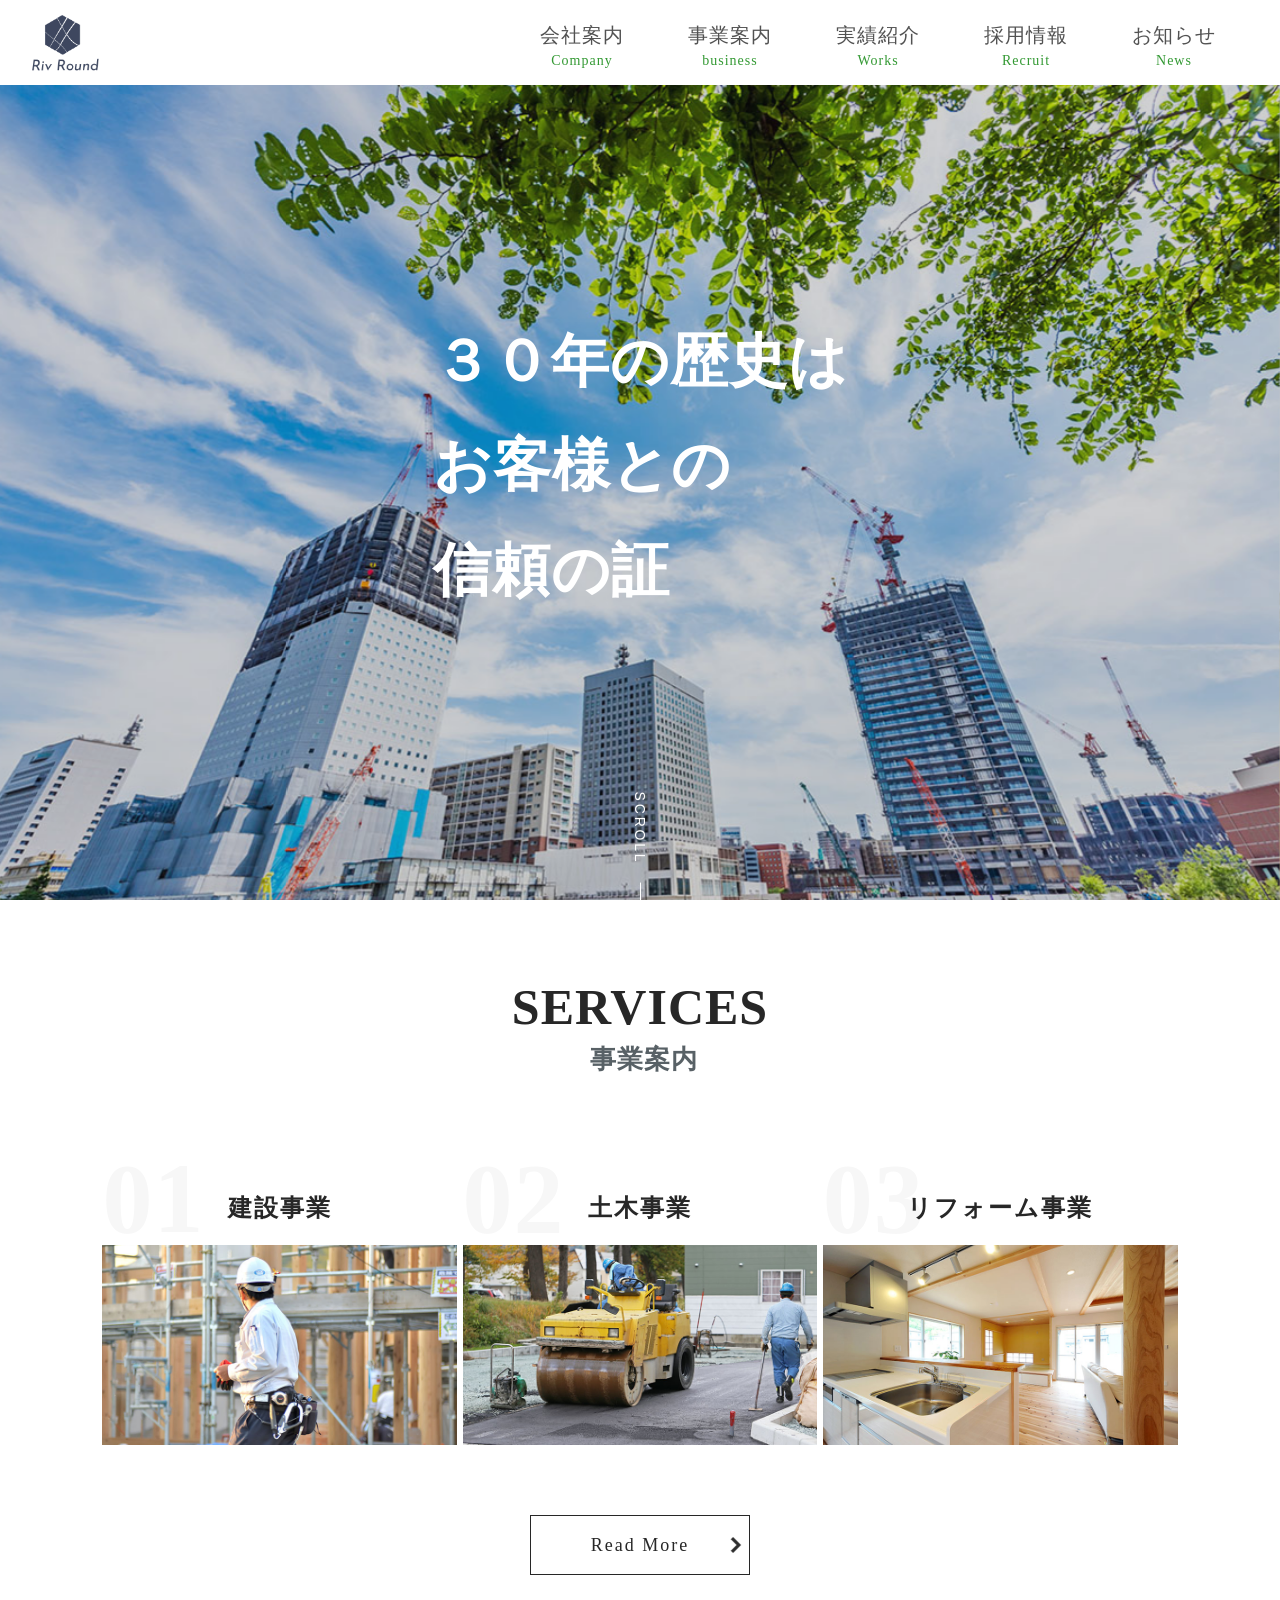
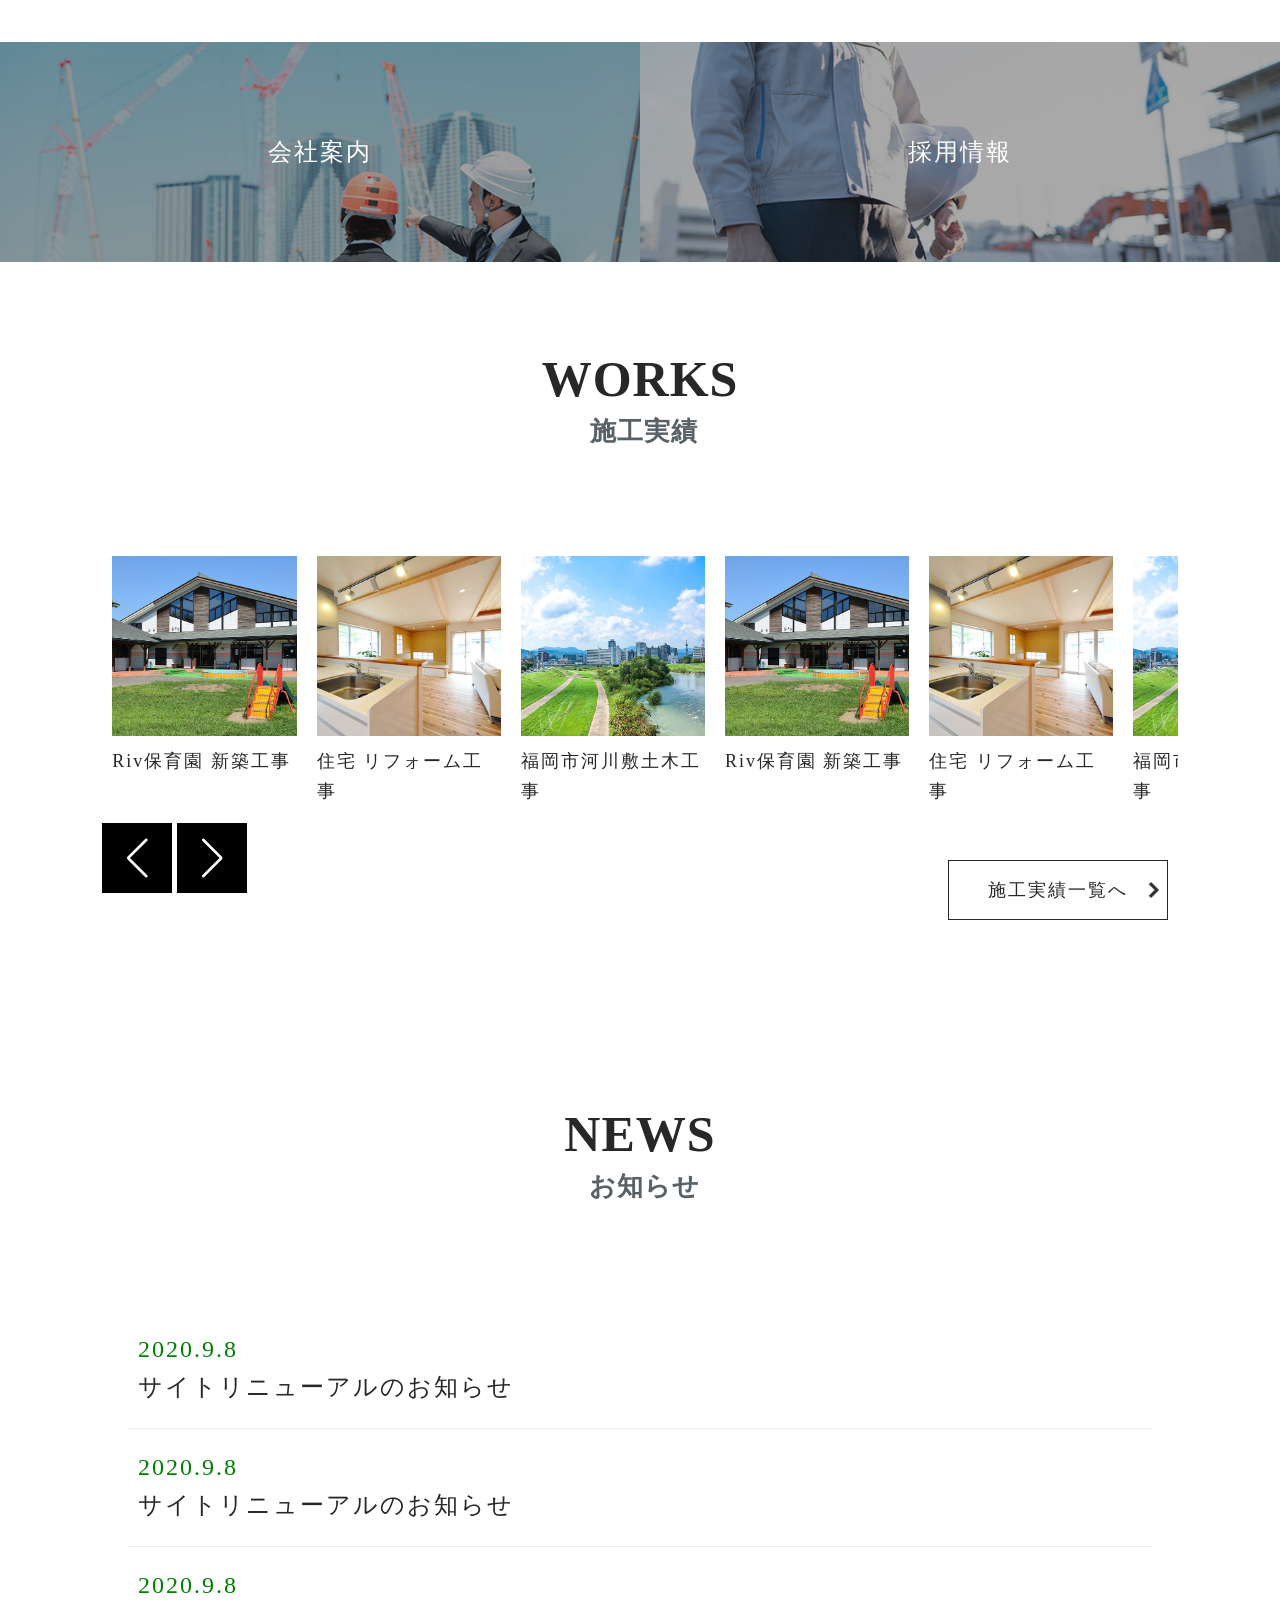
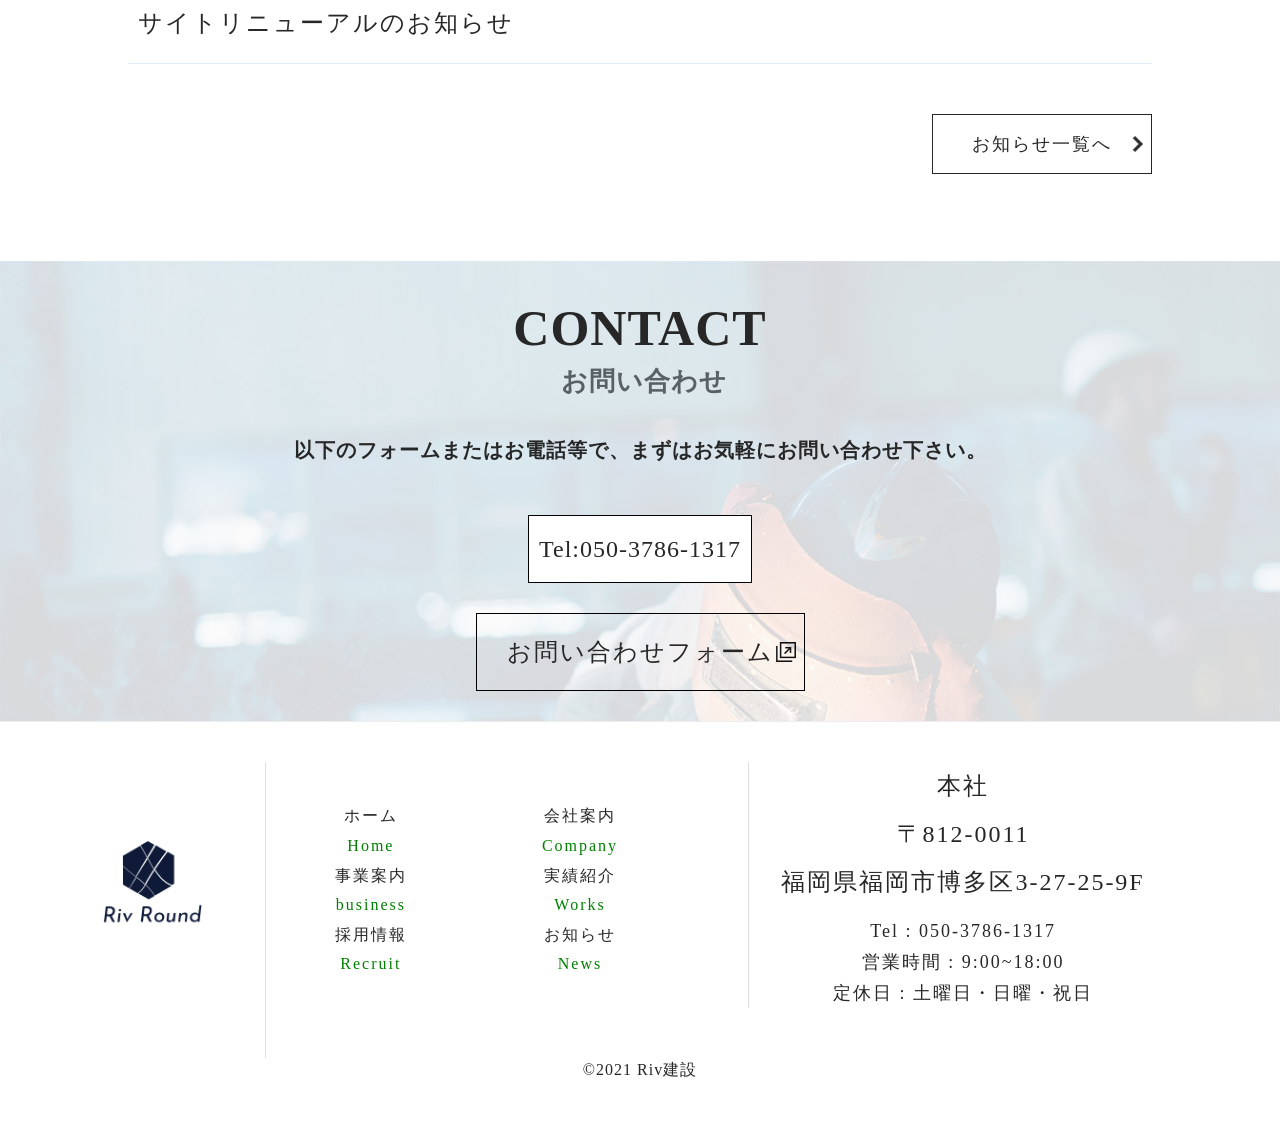
<file: index.html>
<!DOCTYPE html>
<html lang="ja">

<head>
  <meta charset="UTF-8">
  <meta http-equiv="X-UA-Compatible" content="IE=edge">
  <meta name="viewport" content="width=device-width, initial-scale=1.0">
  <title>建設業テンプレート5 | ホーム</title>
  <link rel="stylesheet" href="styles/vendor/animsition.min.css">
  <link rel="stylesheet" href="styles/vendor/bootstrap-reboot.css">
  <link rel="stylesheet" href="styles/vendor/swiper.min.css">
  <link rel="stylesheet" href="styles/style.css">

</head>

<body class="animsition">
  <div class="superwrapper">
    <header id="header" class="p-header">
      <div class="mobile-container">
        <div class="logo__img">
          <a href="/">
            <div class="logo"></div>
          </a>
        </div>
        <div class="mobile-button">
          <button class="mobile-menu__btn">
            <span></span>
            <span></span>
            <span></span>
          </button>
        </div>
      </div>
      <!-- /.mobile-container -->
      <div class="pc-container">
        <div class=" logo__img">
          <a class="animsition-link" href="/">
            <div class="logo-pc logo"></div>
          </a>
        </div>
        <nav class="pc-nav">
          <ul class="pc-nav-list">
            <li class="pc-nav-item">
              <a class="pc-nav-link animsition-link" href="/company/company.html"><span>会社案内</span>
                <small>Company</small></a>
            </li>
            <li class="pc-nav-item">
              <a class="pc-nav-link animsition-link"
                href="/business/business.html"><span>事業案内</span><small>business</small></a>
            </li>
            <li class="pc-nav-item">
              <a class="pc-nav-link animsition-link" href="/works/works.html"><span>実績紹介</span><small>Works</small></a>
            </li>
            <li class="pc-nav-item">
              <a class="pc-nav-link animsition-link"
                href="/recruit/recruit.html"><span>採用情報</span><small>Recruit</small></a>
            </li>
            <li class="pc-nav-item">
              <a class="pc-nav-link animsition-link" href="/news/news.html"><span>お知らせ</span><small>News</small></a>
            </li>
          </ul>
        </nav>
      </div>
      <!-- /.pc-container -->
      <!-- <div class="reserve-btn-js">
        <div class="reserve-btn-js__inner">
          <div class="reserve-btn-js__01">
            <span>お</span>
            <span>問</span>
            <span>合</span>
            <span>せ</span>
          </div>
          <div class="reserve-btn-js__02 js-left">
            <div class="tel">
              <a href="tel:092-686-7954">電話で<br>お問い合わせ</a>
            </div>
            <div class="net">
              <a href="#">フォームで<br>お問い合わせ</a>
            </div>
          </div>
        </div>
      </div> -->
      <!-- /.reserve-btn -->
    </header>
    <!-- /.header -->
    <main id="main-contents">
      <section class="top-view">
        <div class="hero">
          <div class="swiper-container">
            <div class="swiper-wrapper">
              <div id="slider1" class="swiper-slide">
                <img class="hero-img view-sp" src="/images/home/top-view_4@sp.jpg" />
                <img class="hero-img view-pc" src="/images/home/top-view_4@pc.jpg" />
              </div>
              <div id="slider2" class="swiper-slide">
                <img class="hero-img view-sp" src="/images/home/top-view_5@sp.jpg" />
                <img class="hero-img view-pc" src="/images/home/top-view_5@pc.jpg" />
              </div>
              <div id="slider2" class="swiper-slide">
                <img class="hero-img view-sp" src="/images/home/top-view_2@sp.jpg" />
                <img class="hero-img view-pc" src="/images/home/top-view_2@pc.jpg" />
              </div>
            </div>
          </div>
          <div class="hero__text">
            <h2>３０年の歴史は<br>お客様との<br>信頼の証</h2>
          </div>
          <div class="scrolldown">scroll
          </div>
        </div>
      </section>
      <!-- /.top-view -->
      <section class="p-services">
        <div class="c-container">
          <h2 class="p-title appear right">
            <p class="en">services</p>
            <p class="ja">事業案内</p>
          </h2>
          <div class="p-services__wrap appear up">
            <ul class="p-services__list item">
              <li class="p-services__item">
                <div class="p-services__txt">
                  <h3 class="item-tit">
                    <span class="c-txt-md">建設事業</span>
                  </h3>
                </div>
                <div class="p-services__img">
                  <img src="/images/home/img_7.jpg" alt="">
                </div>
              </li>
              <li class="p-services__item">
                <div class="p-services__txt">
                  <h3 class="item-tit">
                    <span class="c-txt-md">土木事業</span>
                  </h3>
                </div>
                <div class="p-services__img">
                  <img src="/images/home/woks-5.jpg" alt="">
                </div>
              </li>
              <li class="p-services__item">
                <div class="p-services__txt">
                  <h3 class="item-tit">
                    <span class="c-txt-md">リフォーム事業</span>
                  </h3>
                </div>
                <div class="p-services__img">
                  <img src="/images/home/remodeling_3.jpg" alt="">
                </div>
              </li>
            </ul>
            <div class="p-services__btn item">
              <div class="more-btn">
                <a href="/business/business.html" class="more-btn__link slide-bg animsition-link">
                  <span class="c-txt-sm">Read More</span>
                  <span class="bg"></span></a>
              </div>
            </div>
          </div>
        </div>
      </section>
      <!-- /.p-services -->
      <section class="p-others">
        <ul class="p-others__list appear up">
          <li class="p-others__item item">
            <a href="/company/company.html">
              <span class="bg-img"></span>
              <span class="c-txt-md">
                会社案内
              </span></a>
          </li>
          <li class="p-others__item item">
            <a href="/recruit/recruit.html">
              <span class="bg-img"></span>
              <span class="c-txt-md">
                採用情報
              </span></a>
          </li>
        </ul>
      </section>
      <!-- /.p-others -->
      <section class="p-works">
        <div class="c-container">
          <h2 class="p-title appear right">
            <p class="en">works</p>
            <p class="ja">施工実績</p>
          </h2>
          <div class="hero">
            <div class="swiper-container2">
              <div class="swiper-wrapper">
                <div id="slider1" class="swiper-slide">
                  <img class="works-img" src="/images/home/nursery_2.jpg" />
                  <p class="c-txt-sm">Riv保育園 新築工事</p>
                </div>
                <div id="slider2" class="swiper-slide">
                  <img class="works-img" src="/images/home/remodeling_3.jpg" />
                  <p class="c-txt-sm">住宅 リフォーム工事</p>
                </div>
                <div id="slider2" class="swiper-slide">
                  <img class="works-img" src="/images/home/riverbed_2.jpg" />
                  <p class="c-txt-sm">福岡市河川敷土木工事</p>
                </div>
                <div id="slider1" class="swiper-slide">
                  <img class="works-img" src="/images/home/nursery_2.jpg" />
                  <p class="c-txt-sm">Riv保育園 新築工事</p>
                </div>
                <div id="slider2" class="swiper-slide">
                  <img class="works-img" src="/images/home/remodeling_3.jpg" />
                  <p class="c-txt-sm">住宅 リフォーム工事</p>
                </div>
                <div id="slider2" class="swiper-slide">
                  <img class="works-img" src="/images/home/riverbed_2.jpg" />
                  <p class="c-txt-sm">福岡市河川敷土木工事</p>
                </div>
              </div>
              <!-- If we need pagination -->
              <div class="swiper-button-prev"></div>
              <div class="swiper-button-next"></div>
            </div>
            <div class="p-works__btn">
              <div class="more-btn">
                <a href="/works/works.html" class="more-btn__link slide-bg animsition-link">
                  <span class="c-txt-sm">施工実績一覧へ</span>
                  <span class="bg"></span></a>
              </div>
            </div>
          </div>
        </div>
      </section>
      <!-- /.p-works -->
      <section class="p-news">
        <div class="c-container appear up">
          <h2 class="p-title appear right">
            <p class="en">news</p>
            <p class="ja">お知らせ</p>
          </h2>
          <ul class="p-news__list item">
            <li class="p-news__item">
              <a class="animsition-link" href="/news/news-single.html">
                <span class="p-news__date">2020.9.8</span>
                <p class="p-news__content">サイトリニューアルのお知らせ</p>
              </a>
            </li>
            <li class="p-news__item">
              <a class="animsition-link" href="/news/news-single.html">
                <span class="p-news__date">2020.9.8</span>
                <p class="p-news__content">サイトリニューアルのお知らせ</p>
              </a>
            </li>
            <li class="p-news__item">
              <a class="animsition-link" href="/news/news-single.html">
                <span class="p-news__date">2020.9.8</span>
                <p class="p-news__content">サイトリニューアルのお知らせ</p>
              </a>
            </li>
          </ul>
          <div class="p-works__btn">
            <div class="more-btn">
              <a href="/news/news.html" class="more-btn__link slide-bg animsition-link">
                <span class="c-txt-sm">お知らせ一覧へ</span>
                <span class="bg"></span></a>
            </div>
          </div>
        </div>
      </section>
      <!-- /.p-news -->
      <section class="p-contact">
        <div class="p-contact__wrap appear right">
          <h2 class="p-title item">
            <p class="en">CONTACT</p>
            <p class="ja">お問い合わせ</p>
          </h2>
          <div class="p-contact__desc item">
            以下のフォームまたはお電話等で、<br>まずはお気軽にお問い合わせ下さい。
          </div>
          <div class="p-contact__tel item">
            <a href="tel:050-3786-1317">Tel:050-3786-1317</a>
          </div>
          <div class="p-contact__form item">
            <a class="link-btn" href="/contact/contact.html">
              <span class="c-txt-md">お問い合わせフォーム</span></a>
          </div>
        </div>
      </section>
      <!-- /.p-contact -->
    </main>
    <!-- /#main-contents -->
    <footer class="p-footer">
      <div class="c-container">
        <div class="p-footer__wrap">
          <div class="p-footer__logo">
            <img src="/images/common/riv_logo_02.png" alt="">
          </div>
          <div class="p-footer__nav">
            <ul>
              <li>
                <a class="animsition-link" href="/"><span class="c-txt-sm">ホーム</span>
                  <span class="c-txt-xs">Home</span></a>
              </li>
              <li>
                <a class="animsition-link" href="/company/company.html"><span class="c-txt-sm">会社案内</span>
                  <span class="c-txt-xs">Company</span></a>
              </li>
              <li>
                <a class="animsition-link" href="/business/business.html"><span class="c-txt-sm">事業案内</span>
                  <span class="c-txt-xs">business</span></a>
              </li>
              <li>
                <a class="animsition-link" href="/works/works.html"><span class="c-txt-sm">実績紹介</span>
                  <span class="c-txt-xs">Works</span></a>
              </li>
              <li>
                <a class="animsition-link" href="/recruit/recruit.html"><span class="c-txt-sm">採用情報</span>
                  <span class="c-txt-xs">Recruit</span></a>
              </li>
              <li>
                <a class="animsition-link" href="/news/news.html"><span class="c-txt-sm">お知らせ</span>
                  <span class="c-txt-xs">News</span></a>
              </li>
            </ul>
          </div>
          <div class="p-footer__address">
            <div class="address">
              <p class="c-txt-md">本社</p>
              <span class="c-txt-md">〒812-0011<br>福岡県福岡市博多区3-27-25-9F</span>
            </div>
            <div class="info">
              <a href="tel:050-3786-1317"><span class="c-txt-sm">Tel : 050-3786-1317</span></a>
            </div>
            <div class="info"><span class="c-txt-sm">営業時間 : 9:00~18:00</span>
            </div>
            <div class="info"><span class="c-txt-sm">定休日 : 土曜日・日曜・祝日</span>
            </div>
          </div>
        </div>
        <div class="copyright">&copy;2021 Riv建設</div>
      </div>
    </footer>
    <!-- /.footer -->
    <div class="mobile-menu">
      <nav class="mobile-menu__nav">
        <ul class="mobile-menu__list">
          <li class="mobile-menu__item"><a class="animsition-link" href="/">ホーム</a></li>
          <li class="mobile-menu__item"><a class="animsition-link" href="/company/company.html">会社案内</a></li>
          <li class="mobile-menu__item"><a class="animsition-link" href="/business/business.html">事業案内</a></li>
          <li class="mobile-menu__item"><a class="animsition-link" href="/works/works.html">実績紹介</a></li>
          <li class="mobile-menu__item"><a class="animsition-link" href="/news/news.html">お知らせ</a></li>
          <li class="mobile-menu__item"><a class="animsition-link" href="/recruit/recruit.html">採用情報</a></li>
        </ul>
        <div class="contact-btn">
          <ul class="contact-btn-list">
            <li class="contact-btn-item">
              <a href="tel:05031599527">
                <span class="tel">お問い合わせ</span>
              </a>
            </li>
            <li class="contact-btn-item">
              <a href="/contact/contact.html">
                <span class="mail">お問い合わせ</span>
              </a>
            </li>
            <li class="contact-btn-item">
              <a href="https://www.instagram.com/?hl=ja" target="_blank">
                <span class="insta">インスタグラム</span>
              </a>
            </li>
        </div>
        </ul>
      </nav>
    </div>
    <!-- /.mobile-menu -->
  </div>
  <script src="https://code.jquery.com/jquery-3.6.0.min.js"
    integrity="sha256-/xUj+3OJU5yExlq6GSYGSHk7tPXikynS7ogEvDej/m4=" crossorigin="anonymous"></script>
  <!-- <script src="/scripts/vendor/pace.js"></script> -->
  <script src="/scripts/vendor/animsition.min.js"></script>
  <script src="/scripts/libs/page.js"></script>
  <script src="/scripts/vendor/swiper.min.js"></script>
  <script src="/scripts/libs/hero-slider.js"></script>
  <script src="/scripts/vendor/simpleParallax.min.js"></script>
  <script src="/scripts/libs/parallax.js"></script>
  <script src="/scripts/libs/text-animation.js"></script>
  <script src="/scripts/libs/mobile-menu.js"></script>
  <script src="/scripts/libs/scroll.js"></script>
  <script src="/scripts/main.js"></script>
</body>

</html>
</file>
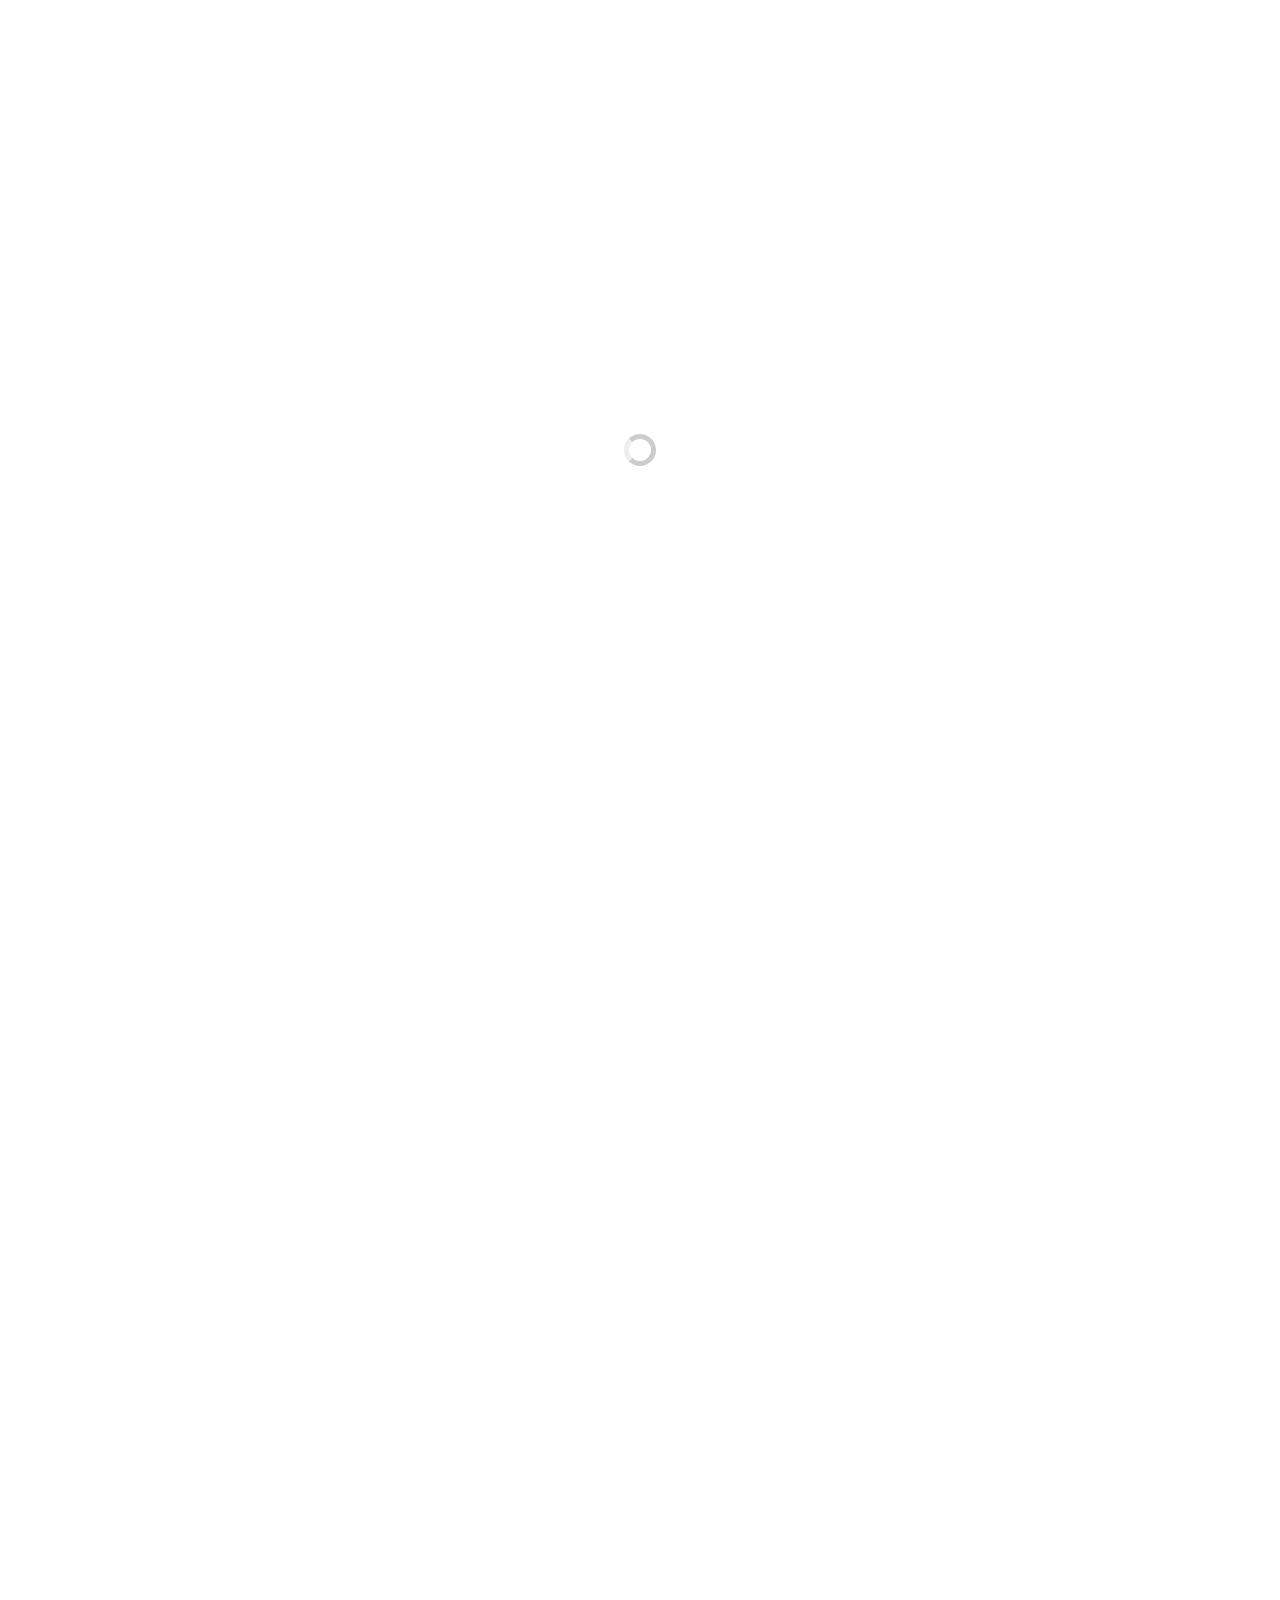
<file: business/business.html>
<!DOCTYPE html>
<html lang="ja">

<head>
  <meta charset="UTF-8">
  <meta http-equiv="X-UA-Compatible" content="IE=edge">
  <meta name="viewport" content="width=device-width, initial-scale=1.0">
  <title>事業案内 | 建設業テンプレート5</title>
  <link rel="stylesheet" href="/styles/vendor/animsition.min.css">
  <link rel="stylesheet" href="/styles/vendor/bootstrap-reboot.css">
  <link rel="stylesheet" href="/styles/vendor/swiper.min.css">
  <link rel="stylesheet" href="/styles/style.css">
</head>

<body>
  <div class="superwrapper animsition">
    <header id="header" class="p-header">
      <div class="mobile-container">
        <div class=" logo__img">
          <a href="/">
            <div class="logo"></div>
          </a>
        </div>
        <div class="mobile-button">
          <button class="mobile-menu__btn">
            <span></span>
            <span></span>
            <span></span>
          </button>
        </div>
      </div>
      <!-- /.mobile-container -->
      <div class="pc-container">
        <div class=" logo__img">
          <a class="animsition-link" href="/">
            <div class="logo-pc logo"></div>
          </a>
        </div>
        <nav class="pc-nav">
          <ul class="pc-nav-list">
            <li class="pc-nav-item">
              <a class="pc-nav-link animsition-link" href="/company/company.html"><span>会社案内</span>
                <small>Company</small></a>
            </li>
            <li class="pc-nav-item">
              <a class="pc-nav-link animsition-link"
                href="/business/business.html"><span>事業案内</span><small>business</small></a>
            </li>
            <li class="pc-nav-item">
              <a class="pc-nav-link animsition-link" href="/works/works.html"><span>実績紹介</span><small>Works</small></a>
            </li>
            <li class="pc-nav-item">
              <a class="pc-nav-link animsition-link"
                href="/recruit/recruit.html"><span>採用情報</span><small>Recruit</small></a>
            </li>
            <li class="pc-nav-item">
              <a class="pc-nav-link animsition-link" href="/news/news.html"><span>お知らせ</span><small>News</small></a>
            </li>
          </ul>
        </nav>
      </div>
      <!-- /.pc-container -->
      <!-- <div class="reserve-btn-js">
        <div class="reserve-btn-js__inner">
          <div class="reserve-btn-js__01">
            <span>お</span>
            <span>問</span>
            <span>合</span>
            <span>せ</span>
          </div>
          <div class="reserve-btn-js__02 js-left">
            <div class="tel">
              <a href="tel:092-686-7954">電話で<br>お問い合わせ</a>
            </div>
            <div class="net">
              <a href="#">フォームで<br>お問い合わせ</a>
            </div>
          </div>
        </div>
      </div> -->
      <!-- /.reserve-btn -->
    </header>
    <!-- /.header -->
    <main id="main-contents" class="c-business">
      <section class="c-topview">
        <div class="c-topview__img">
          <img src="/images/home/img_3.jpg" alt="">
        </div>
        <h2 class="c-title">
          <p class="en">Business information</p>
          <p class="ja">事業案内</p>
        </h2>
      </section>
      <!-- /.c-topview -->
      <section id="business01" class="c-business-item">
        <h2 class="c-subTitle">
          <p class="en">architecture</p>
          <p class="ja">建設事業</p>
        </h2>
        <div class="c-business-item__wrap">
          <div class="c-business-item__img">
            <img src="/images/home/img_1.jpg" alt="">
            <img src="/images/home/img_7.jpg" alt="">
          </div>
          <div class="c-business-item__desc">
            <p class="c-txt-sm">「研鑽した技術で社会に貢献する」を理念としております。
              土木工事・電気工事・解体工事を主な分野とし、創業20年以上、お引先のニーズにお応えできるよう技術と品質の向上に努めています。
              今後も社員の創造力とチームワークの強みを最大限に生かし、地域社会から信頼される企業を目指します。
            </p>
          </div>
        </div>
      </section>
      <!-- /#business01 -->
      <section id="business02" class="c-business-item">
        <h2 class="c-subTitle">
          <p class="en">Engineering</p>
          <p class="ja">土木事業</p>
        </h2>
        <div class="c-business-item__wrap">
          <div class="c-business-item__img">
            <img src="/images/home/woks-5.jpg" alt="">
            <img src="/images/home/works-3.jpg" alt="">
          </div>
          <div class="c-business-item__desc">
            <p class="c-txt-sm">「研鑽した技術で社会に貢献する」を理念としております。
              土木工事・電気工事・解体工事を主な分野とし、創業20年以上、お引先のニーズにお応えできるよう技術と品質の向上に努めています。
              今後も社員の創造力とチームワークの強みを最大限に生かし、地域社会から信頼される企業を目指します。
            </p>
          </div>
        </div>
      </section>
      <!-- /#business02 -->
      <section id="business03" class="c-business-item">
        <h2 class="c-subTitle">
          <span class="en">Remodeling</span>
          <span class="ja">住宅リフォーム事業</span>
        </h2>
        <div class="c-business-item__wrap">
          <div class="c-business-item__img">
            <img src="/images/home/remodeling_1.jpg" alt="">
            <img src="/images/home/remodeling_2.jpg" alt="">
          </div>
          <div class="c-business-item__desc">
            <p class="c-txt-sm">「研鑽した技術で社会に貢献する」を理念としております。
              土木工事・電気工事・解体工事を主な分野とし、創業20年以上、お引先のニーズにお応えできるよう技術と品質の向上に努めています。
              今後も社員の創造力とチームワークの強みを最大限に生かし、地域社会から信頼される企業を目指します。
            </p>
          </div>
        </div>
      </section>
      <!-- /#business03 -->
      <section class="p-contact">
        <div class="p-contact__wrap">
          <h2 class="p-title">
            <span class="en">CONTACT</span>
            <span class="ja">お問い合わせ</span>
          </h2>
          <div class="p-contact__desc">
            以下のフォームまたはお電話等で、まずは気軽にお問い合わせ下さい。
          </div>
          <div class="p-contact__tel">
            <a href="tel:050-3786-1317">Tel:050-3786-1317</a>
          </div>
          <div class="p-contact__form">
            <a class="link-btn" href="/contact/contact.html">
              <span class="c-txt-md">お問い合わせフォーム</span></a>
          </div>
        </div>
      </section>
      <!-- /.p-contact -->
    </main>
    <!-- /#main-contents -->
    <footer class="p-footer">
      <div class="c-container">
        <div class="p-footer__wrap">
          <div class="p-footer__logo">
            <img src="/images/common/riv_logo_02.png" alt="">
          </div>
          <div class="p-footer__nav">
            <ul>
              <li>
                <a class="animsition-link" href="/"><span class="c-txt-sm">ホーム</span>
                  <span class="c-txt-xs">Home</span></a>
              </li>
              <li>
                <a class="animsition-link" href="/company/company.html"><span class="c-txt-sm">会社案内</span>
                  <span class="c-txt-xs">Company</span></a>
              </li>
              <li>
                <a class="animsition-link" href="/business/business.html"><span class="c-txt-sm">事業案内</span>
                  <span class="c-txt-xs">business</span></a>
              </li>
              <li>
                <a class="animsition-link" href="/works/works.html"><span class="c-txt-sm">実績紹介</span>
                  <span class="c-txt-xs">Works</span></a>
              </li>
              <li>
                <a class="animsition-link" href="/recruit/recruit.html"><span class="c-txt-sm">採用情報</span>
                  <span class="c-txt-xs">Recruit</span></a>
              </li>
              <li>
                <a class="animsition-link" href="/news/news.html"><span class="c-txt-sm">お知らせ</span>
                  <span class="c-txt-xs">News</span></a>
              </li>
            </ul>
          </div>
          <div class="p-footer__address">
            <div class="address">
              <p class="c-txt-md">本社</p>
              <span class="c-txt-md">〒812-0011<br>福岡県福岡市博多区3-27-25-9F</span>
            </div>
            <div class="info">
              <a href="tel:050-3786-1317"><span class="c-txt-sm">Tel : 050-3786-1317</span></a>
            </div>
            <div class="info"><span class="c-txt-sm">営業時間 : 9:00~18:00</span>
            </div>
            <div class="info"><span class="c-txt-sm">定休日 : 土曜日・日曜・祝日</span>
            </div>
          </div>
        </div>
        <div class="copyright">&copy;2021 Riv建設</div>
      </div>
    </footer>
    <!-- /.footer -->
    <div class="mobile-menu">
      <nav class="mobile-menu__nav">
        <ul class="mobile-menu__list">
          <li class="mobile-menu__item"><a class="animsition-link" href="/">ホーム</a></li>
          <li class="mobile-menu__item"><a class="animsition-link" href="/company/company.html">会社案内</a></li>
          <li class="mobile-menu__item"><a class="animsition-link" href="/business/business.html">事業案内</a></li>
          <li class="mobile-menu__item"><a class="animsition-link" href="/works/works.html">実績紹介</a></li>
          <li class="mobile-menu__item"><a class="animsition-link" href="/news/news.html">お知らせ</a></li>
          <li class="mobile-menu__item"><a class="animsition-link" href="/recruit/recruit.html">採用情報</a></li>
        </ul>
        <div class="contact-btn">
          <ul class="contact-btn-list">
            <li class="contact-btn-item">
              <a href="tel:05031599527">
                <span class="tel">お問い合わせ</span>
              </a>
            </li>
            <li class="contact-btn-item">
              <a href="/contact/contact.html">
                <span class="mail">お問い合わせ</span>
              </a>
            </li>
            <li class="contact-btn-item">
              <a href="https://www.instagram.com/?hl=ja" target="_blank">
                <span class="insta">インスタグラム</span>
              </a>
            </li>
        </div>
        </ul>
      </nav>
    </div>
    <!-- /.mobile-menu -->
  </div>
  <script src="https://code.jquery.com/jquery-3.6.0.min.js"
    integrity="sha256-/xUj+3OJU5yExlq6GSYGSHk7tPXikynS7ogEvDej/m4=" crossorigin="anonymous"></script>
  <script src="/scripts/vendor/animsition.min.js"></script>
  <script src="/scripts/libs/page.js"></script>
  <script src="/scripts/libs/mobile-menu.js"></script>
  <script src="/scripts/libs/scroll.js"></script>
</body>

</html>
</file>
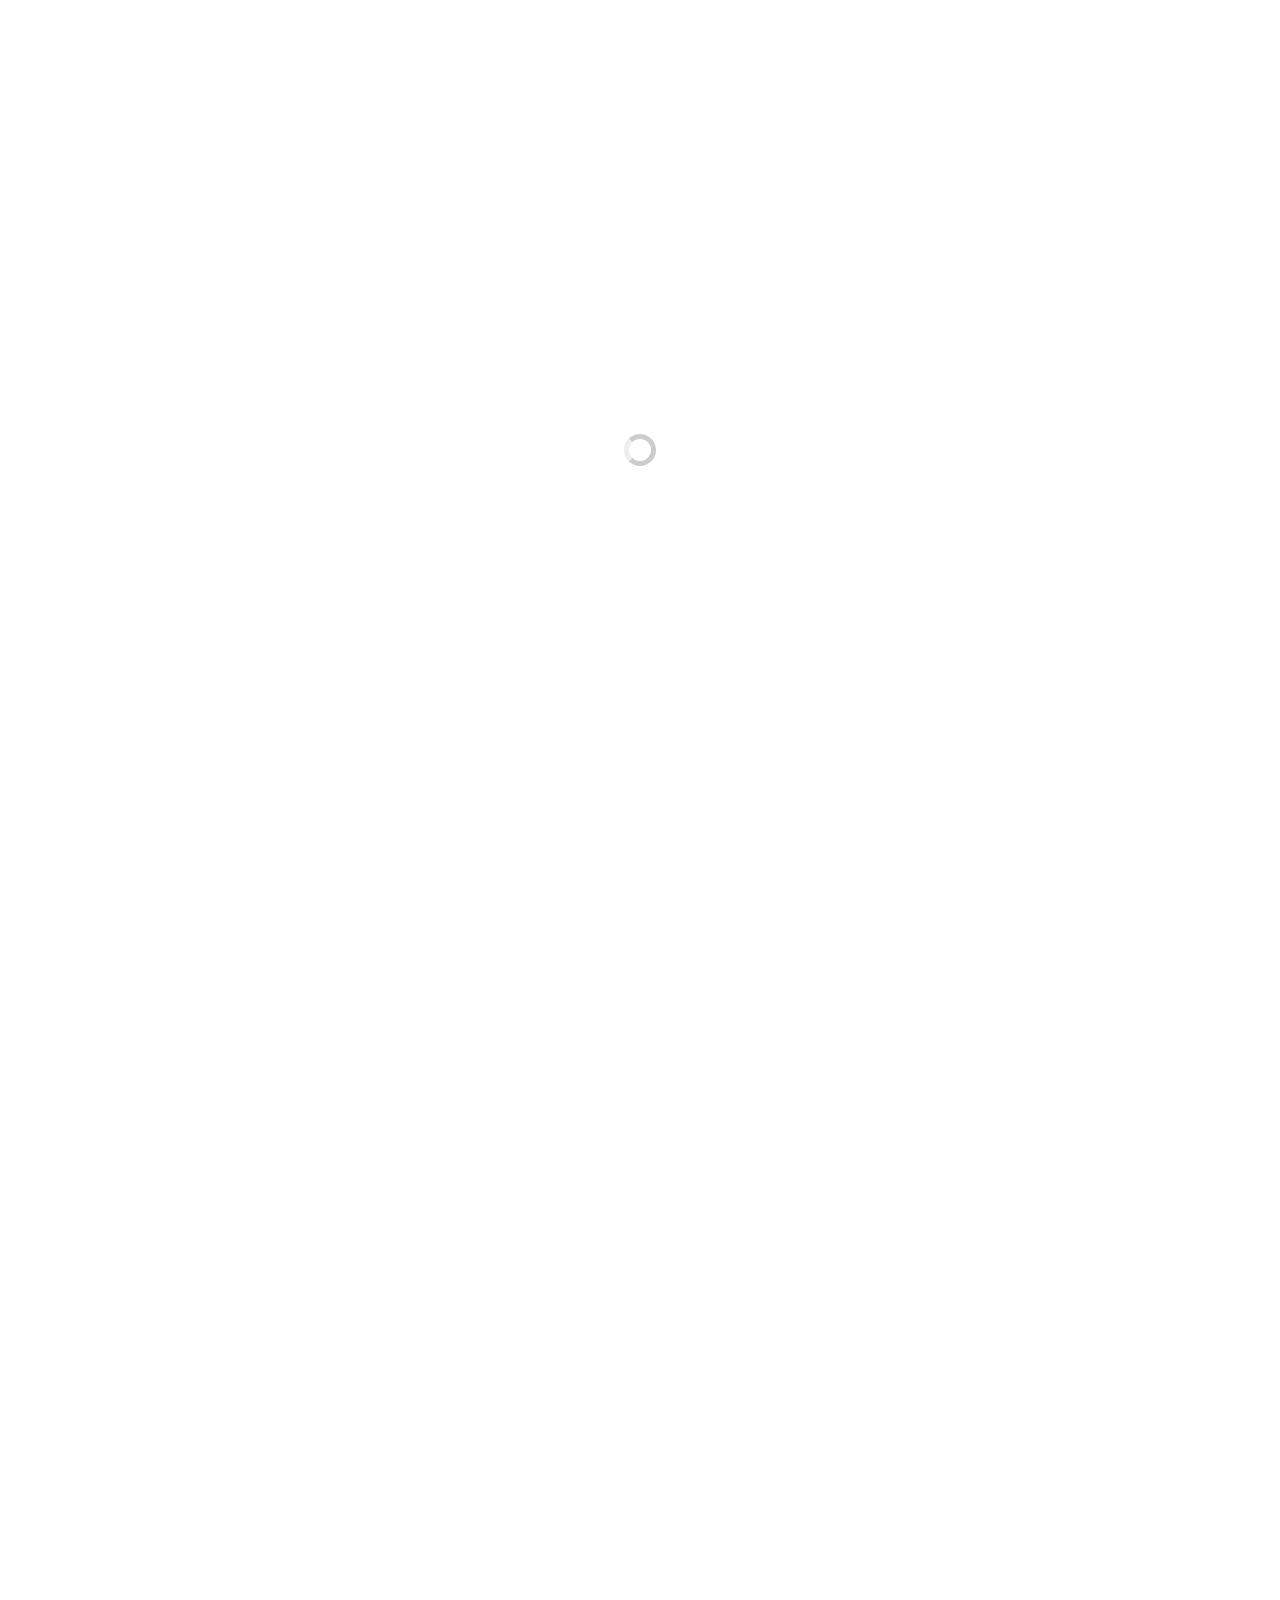
<file: company/company.html>
<!DOCTYPE html>
<html lang="ja">

<head>
  <meta charset="UTF-8">
  <meta http-equiv="X-UA-Compatible" content="IE=edge">
  <meta name="viewport" content="width=device-width, initial-scale=1.0">
  <title>会社案内 | 建設業テンプレート4</title>
  <link rel="stylesheet" href="/styles/vendor/animsition.min.css">
  <link rel="stylesheet" href="/styles/vendor/bootstrap-reboot.css">
  <link rel="stylesheet" href="/styles/vendor/swiper.min.css">
  <link rel="stylesheet" href="/styles/style.css">
</head>

<body>
  <div class="superwrapper animsition">
    <header id="header" class="p-header">
      <div class="mobile-container">
        <div class=" logo__img">
          <a href="/">
            <div class="logo"></div>
          </a>
        </div>
        <div class="mobile-button">
          <button class="mobile-menu__btn">
            <span></span>
            <span></span>
            <span></span>
          </button>
        </div>
      </div>
      <!-- /.mobile-container -->
      <div class="pc-container">
        <div class=" logo__img">
          <a class="animsition-link" href="/">
            <div class="logo-pc logo"></div>
          </a>
        </div>
        <nav class="pc-nav">
          <ul class="pc-nav-list">
            <li class="pc-nav-item">
              <a class="pc-nav-link animsition-link" href="/company/company.html"><span>会社案内</span>
                <small>Company</small></a>
            </li>
            <li class="pc-nav-item">
              <a class="pc-nav-link animsition-link"
                href="/business/business.html"><span>事業案内</span><small>business</small></a>
            </li>
            <li class="pc-nav-item">
              <a class="pc-nav-link animsition-link" href="/works/works.html"><span>実績紹介</span><small>Works</small></a>
            </li>
            <li class="pc-nav-item">
              <a class="pc-nav-link animsition-link"
                href="/recruit/recruit.html"><span>採用情報</span><small>Recruit</small></a>
            </li>
            <li class="pc-nav-item">
              <a class="pc-nav-link animsition-link" href="/news/news.html"><span>お知らせ</span><small>News</small></a>
            </li>
          </ul>
        </nav>
      </div>
      <!-- /.pc-container -->
      <!-- <div class="reserve-btn-js">
        <div class="reserve-btn-js__inner">
          <div class="reserve-btn-js__01">
            <span>お</span>
            <span>問</span>
            <span>合</span>
            <span>せ</span>
          </div>
          <div class="reserve-btn-js__02 js-left">
            <div class="tel">
              <a href="tel:092-686-7954">電話で<br>お問い合わせ</a>
            </div>
            <div class="net">
              <a href="#">フォームで<br>お問い合わせ</a>
            </div>
          </div>
        </div>
      </div> -->
      <!-- /.reserve-btn -->
    </header>
    <!-- /.header -->
    <main id="main-contents" class="c-company">
      <section class="c-topview">
        <div class="c-topview__img">
          <img class="view-sp" src="/images/home/img_1.jpg" alt="">
          <img class="view-pc" src="/images/home/img_1.jpg" alt="">
        </div>
        <h2 class="c-title">
          <span class="en">company</span>
          <span class="ja">会社案内</span>
        </h2>
      </section>
      <!-- /.c-topview -->
      <section class="c-message">
        <div class="c-container">

          <div class="c-message__wrap">
            <div class="c-message__img">
              <h2 class="c-sub-title">
                <p class="c-txt-lr">代表挨拶</p>
              </h2>
              <img src="/images/home/ceo_1.jpg" alt="">
            </div>
            <div class="c-message__txt">
              <div class="c-message__desc">
                <p class="c-txt-sm">
                  当社は創業以来、公共事業を通じて社会インフラの整備など地域社会に広く貢献しています。
                  おかげさまで各界から高い評価を頂いております。
                </p>
                <p class="c-txt-sm">
                  又、地域社会貢献の一環として、2015年には、福岡県建築業広域事業継続マネジメント構築に参加し、事業継続計画を策定している企業として福岡県より認定されました。
                </p>
                <p class="c-txt-sm">
                  「研鑽した技術をもって、社会に貢献する」という理念のもと、技術力の蓄積と最新設備の導入を進め、地域から信頼される企業を目指しています。
                  これからも益々のご愛顧お願い申し上げます。
                </p>
              </div>
              <div class="c-message__name">
                <p class="c-txt-md">代表取締役社長</p>
                <p class="c-txt-md">利部 翔太</p>
              </div>
            </div>
          </div>
        </div>
      </section>
      <!-- /.c-message -->
      <section class="c-policy">
        <div class="c-container">
          <h2 class="c-sub-title">
            <p class="c-txt-lr">企業理念</p>
          </h2>
          <div class="c-policy__desc">
            <p class="c-txt-md">私たちは、常にお客様第一を考え、誠実な対応と研鑽した技術力で貢献し、地域No.1の“信頼”出来る企業を目指します。
            </p>
          </div>
        </div>
      </section>
      <!-- /.c-policy -->
      <section class="c-about">
        <div class="c-container">
          <h2 class="c-sub-title">
            <p class="c-txt-lr">会社概要</p>
          </h2>
          <div class="c-about__desc">
            <table>
              <tbody>
                <tr>
                  <th>
                    <span class="c-txt-sm">会社名</span>
                  </th>
                  <td>
                    <span class="c-txt-sm">株式会社Riv建設</span>
                  </td>
                </tr>
                <tr>
                  <th>
                    <span class="c-txt-sm">設立</span>
                  </th>
                  <td>
                    <span class="c-txt-sm">2001年5月</span>
                  </td>
                </tr>
                <tr>
                  <th>
                    <span class="c-txt-sm">本社</span>
                  </th>
                  <td>
                    <span class="c-txt-sm">〒812-0011<br>福岡県福岡市博多区3-27-25-9F<br><a
                        href="tel:092-686-7954">TEL:092-686-7954</a></span>
                  </td>
                </tr>
                <tr>
                  <th>
                    <span class="c-txt-sm">資本金</span>
                  </th>
                  <td>
                    <span class="c-txt-sm">500万円</span>
                  </td>
                </tr>
                <tr>
                  <th>
                    <span class="c-txt-sm">代表者</span>
                  </th>
                  <td>
                    <span class="c-txt-sm">利部 翔太</span>
                  </td>
                </tr>
                <tr>
                  <th>
                    <span class="c-txt-sm">事業内容</span>
                  </th>
                  <td>
                    <span class="c-txt-sm">建設業の種類</span>
                    <span class="c-txt-sm">土木工事<br></span>
                    <span class="c-txt-sm">電気工事<br></span>
                    <span class="c-txt-sm">解体工事</span>
                    <span class="c-txt-sm">その他工事</span>
                  </td>
                </tr>
                <tr>
                  <th>
                    <span class="c-txt-sm">主な取引先</span>
                  </th>
                  <td>
                    <span class="c-txt-sm">福岡県・佐賀県・山口県・その他</span>
                  </td>
                </tr>
              </tbody>
            </table>
          </div>
          <div class="c-about__img">
            <img src="/images/home/img_4.jpg" alt="">
            <img src="/images/home/img_6.jpg" alt="">
          </div>
        </div>
      </section>
      <!-- /.c-about -->
      <section class="c-access">
        <div class="c-container">
          <h2 class="c-sub-title">
            <p class="c-txt-lr">アクセスマップ</p>
          </h2>
          <div class="c-access__map">
            <iframe
              src="https://www.google.com/maps/embed?pb=!1m18!1m12!1m3!1d13294.424791215797!2d130.40662633372042!3d33.58957259174761!2m3!1f0!2f0!3f0!3m2!1i1024!2i768!4f13.1!3m3!1m2!1s0x354191942250e0dd%3A0x7a79d2c5edd8fafe!2zUml2Um91bmQg5qCq5byP5Lya56S-!5e0!3m2!1sja!2sjp!4v1631756601585!5m2!1sja!2sjp"
              style="border:0;" allowfullscreen="" loading="lazy"></iframe>
          </div>
        </div>
      </section>
      <section class="c-history">
        <div class="c-container">
          <h2 class="c-sub-title">
            <p class="c-txt-lr">沿革</p>
          </h2>
          <div class="c-history__desc">
            <table>
              <tbody>
                <tr>
                  <th>
                    <span class="c-txt-sm">2001年 5月</span>
                  </th>
                  <td>
                    <span class="c-txt-sm">Riv建設を設立</span>
                  </td>
                </tr>
                <tr>
                  <th>
                    <span class="c-txt-sm">2005年 5月</span>
                  </th>
                  <td>
                    <span class="c-txt-sm">Riv建設法人化 株式会社Riv建設に</span>
                  </td>
                </tr>
                <tr>
                  <th>
                    <span class="c-txt-sm">2010年 5月</span>
                  </th>
                  <td>
                    <span class="c-txt-sm">資本金を1000万円へ増資</span>
                  </td>
                </tr>
                <tr>
                  <th>
                    <span class="c-txt-sm">2012年 5月</span>
                  </th>
                  <td>
                    <span class="c-txt-sm">資本金を2000万円へ増資</span>
                  </td>
                </tr>
                <tr>
                  <th>
                    <span class="c-txt-sm">2017年 5月</span>
                  </th>
                  <td>
                    <span class="c-txt-sm">資本金を3000万円へ増資</span>
                  </td>
                </tr>
              </tbody>
            </table>
          </div>
        </div>
      </section>
      <!-- /.c-history -->
      <section class="p-contact">
        <div class="p-contact__wrap">
          <h2 class="p-title">
            <span class="en">CONTACT</span>
            <span class="ja">お問い合わせ</span>
          </h2>
          <div class="p-contact__desc">
            以下のフォームまたはお電話等で、まずは気軽にお問い合わせ下さい。
          </div>
          <div class="p-contact__tel">
            <a href="tel:050-3786-1317">Tel:050-3786-1317</a>
          </div>
          <div class="p-contact__form">
            <a class="link-btn" href="/contact/contact.html">
              <span class="c-txt-md">お問い合わせフォーム</span></a>
          </div>
        </div>
      </section>
      <!-- /.p-contact -->
    </main>
    <!-- /#main-contents -->
    <footer class="p-footer">
      <div class="c-container">
        <div class="p-footer__wrap">
          <div class="p-footer__logo">
            <img src="/images/common/riv_logo_02.png" alt="">
          </div>
          <div class="p-footer__nav">
            <ul>
              <li>
                <a class="animsition-link" href="/"><span class="c-txt-sm">ホーム</span>
                  <span class="c-txt-xs">Home</span></a>
              </li>
              <li>
                <a class="animsition-link" href="/company/company.html"><span class="c-txt-sm">会社案内</span>
                  <span class="c-txt-xs">Company</span></a>
              </li>
              <li>
                <a class="animsition-link" href="/business/business.html"><span class="c-txt-sm">事業案内</span>
                  <span class="c-txt-xs">business</span></a>
              </li>
              <li>
                <a class="animsition-link" href="/works/works.html"><span class="c-txt-sm">実績紹介</span>
                  <span class="c-txt-xs">Works</span></a>
              </li>
              <li>
                <a class="animsition-link" href="/recruit/recruit.html"><span class="c-txt-sm">採用情報</span>
                  <span class="c-txt-xs">Recruit</span></a>
              </li>
              <li>
                <a class="animsition-link" href="/news/news.html"><span class="c-txt-sm">お知らせ</span>
                  <span class="c-txt-xs">News</span></a>
              </li>
            </ul>
          </div>
          <div class="p-footer__address">
            <div class="address">
              <p class="c-txt-md">本社</p>
              <span class="c-txt-md">〒812-0011<br>福岡県福岡市博多区3-27-25-9F</span>
            </div>
            <div class="info">
              <a href="tel:050-3786-1317"><span class="c-txt-sm">Tel : 050-3786-1317</span></a>
            </div>
            <div class="info"><span class="c-txt-sm">営業時間 : 9:00~18:00</span>
            </div>
            <div class="info"><span class="c-txt-sm">定休日 : 土曜日・日曜・祝日</span>
            </div>
          </div>
        </div>
        <div class="copyright">&copy;2021 Riv建設</div>
      </div>
    </footer>
    <!-- /.footer -->
    <div class="mobile-menu">
      <nav class="mobile-menu__nav">
        <ul class="mobile-menu__list">
          <li class="mobile-menu__item"><a class="animsition-link" href="/">ホーム</a></li>
          <li class="mobile-menu__item"><a class="animsition-link" href="/company/company.html">会社案内</a></li>
          <li class="mobile-menu__item"><a class="animsition-link" href="/business/business.html">事業案内</a></li>
          <li class="mobile-menu__item"><a class="animsition-link" href="/works/works.html">実績紹介</a></li>
          <li class="mobile-menu__item"><a class="animsition-link" href="/news/news.html">お知らせ</a></li>
          <li class="mobile-menu__item"><a class="animsition-link" href="/recruit/recruit.html">採用情報</a></li>
        </ul>
        <div class="contact-btn">
          <ul class="contact-btn-list">
            <li class="contact-btn-item">
              <a href="tel:05031599527">
                <span class="tel">お問い合わせ</span>
              </a>
            </li>
            <li class="contact-btn-item">
              <a href="/contact/contact.html">
                <span class="mail">お問い合わせ</span>
              </a>
            </li>
            <li class="contact-btn-item">
              <a href="https://www.instagram.com/?hl=ja" target="_blank">
                <span class="insta">インスタグラム</span>
              </a>
            </li>
        </div>
        </ul>
      </nav>
    </div>
    <!-- /.mobile-menu -->
  </div>
  <script src="https://code.jquery.com/jquery-3.6.0.min.js"
    integrity="sha256-/xUj+3OJU5yExlq6GSYGSHk7tPXikynS7ogEvDej/m4=" crossorigin="anonymous"></script>
  <script src="/scripts/vendor/animsition.min.js"></script>
  <script src="/scripts/libs/page.js"></script>
  <script src="/scripts/libs/mobile-menu.js"></script>
  <script src="/scripts/libs/scroll.js"></script>
  <!-- <script src="/scripts/main.js"></script> -->
</body>

</html>
</file>
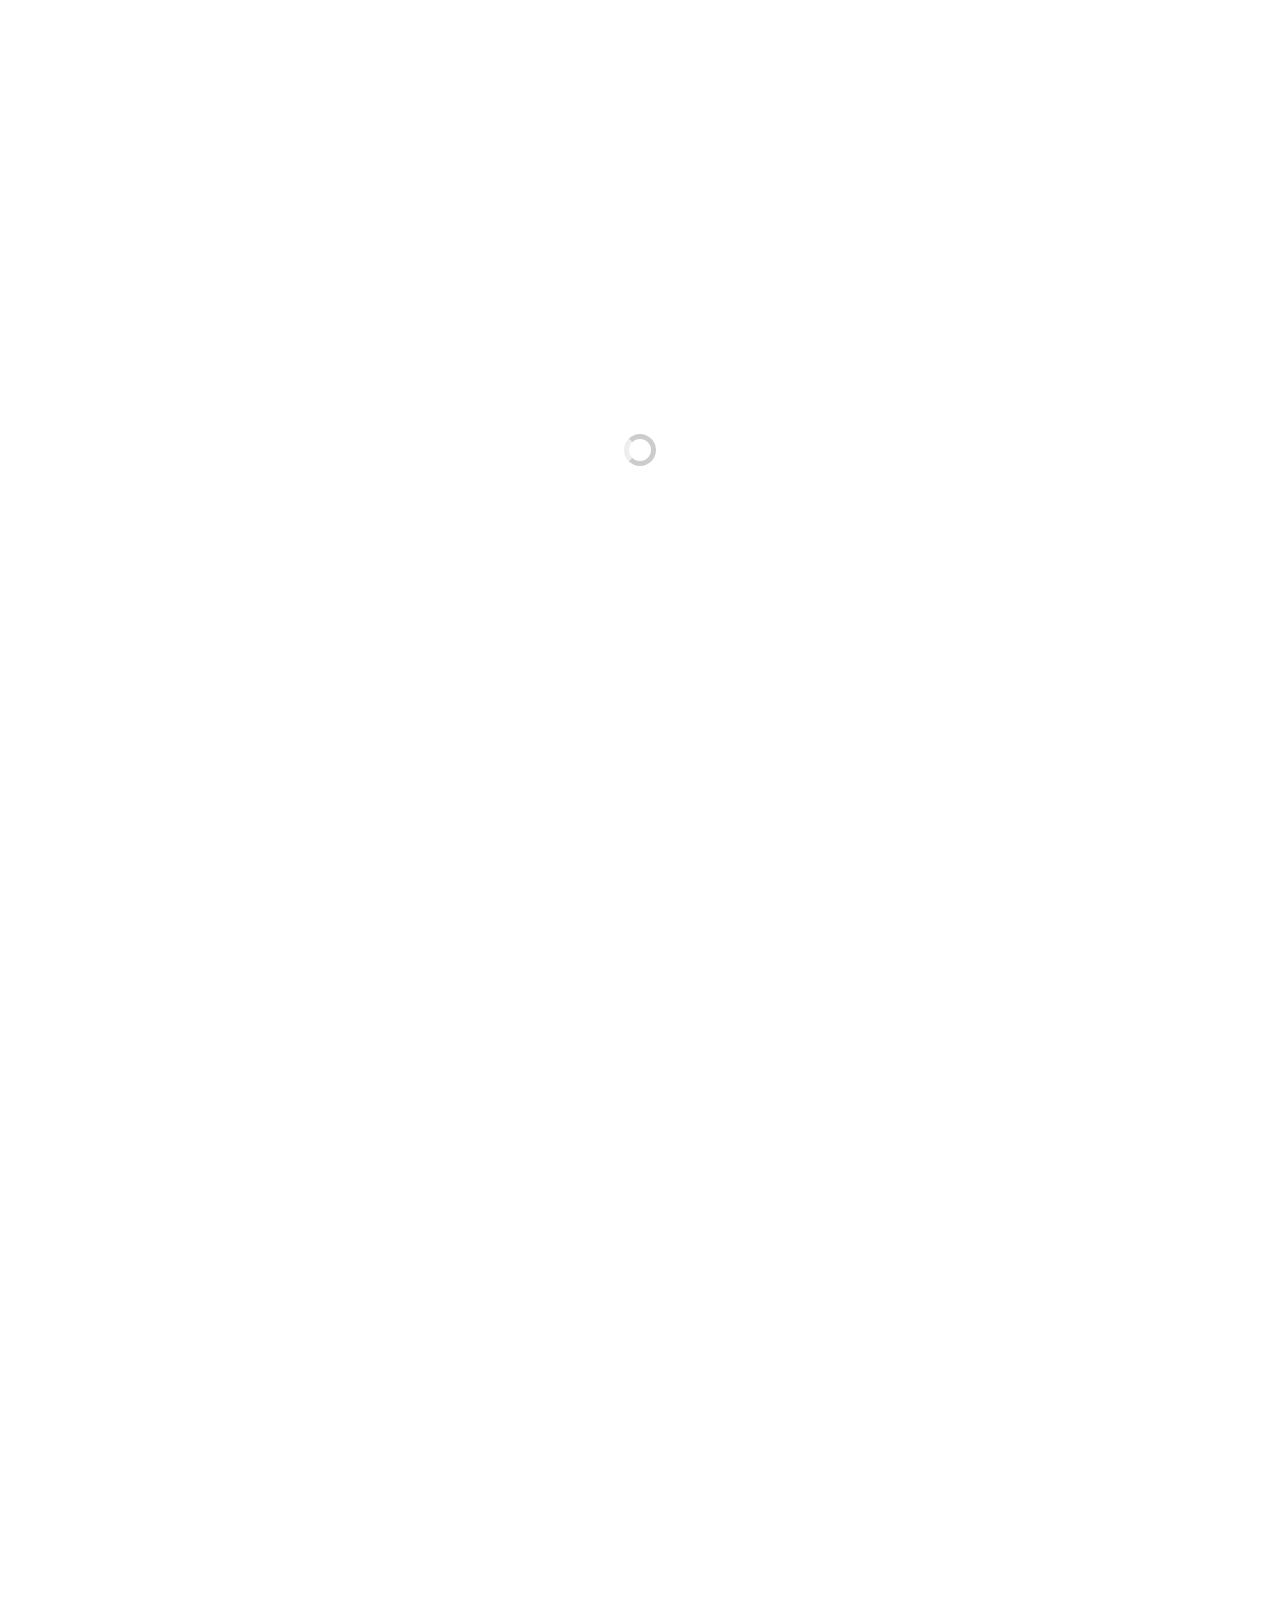
<file: contact/contact.html>
<!DOCTYPE html>
<html lang="ja">

<head>
  <meta charset="UTF-8">
  <meta http-equiv="X-UA-Compatible" content="IE=edge">
  <meta name="viewport" content="width=device-width, initial-scale=1.0">
  <title>事業案内 | 建設業テンプレート4</title>
  <link rel="stylesheet" href="/styles/vendor/logo-animation.min.css">
  <link rel="stylesheet" href="/styles/vendor/animsition.min.css">
  <link rel="stylesheet" href="/styles/vendor/bootstrap-reboot.css">
  <link rel="stylesheet" href="/styles/vendor/swiper.min.css">
  <link rel="stylesheet" href="/styles/style.css">
</head>

<body>
  <div class="superwrapper animsition">
    <header id="header" class="p-header">
      <div class="mobile-container">
        <div class=" logo__img">
          <a href="/">
            <div class="logo"></div>
          </a>
        </div>
        <div class="mobile-button">
          <button class="mobile-menu__btn">
            <span></span>
            <span></span>
            <span></span>
          </button>
        </div>
      </div>
      <!-- /.mobile-container -->
      <div class="pc-container">
        <div class=" logo__img">
          <a class="animsition-link" href="/">
            <div class="logo-pc logo"></div>
          </a>
        </div>
        <nav class="pc-nav">
          <ul class="pc-nav-list">
            <li class="pc-nav-item">
              <a class="pc-nav-link animsition-link" href="/company/company.html"><span>会社案内</span>
                <small>Company</small></a>
            </li>
            <li class="pc-nav-item">
              <a class="pc-nav-link animsition-link"
                href="/business/business.html"><span>事業案内</span><small>business</small></a>
            </li>
            <li class="pc-nav-item">
              <a class="pc-nav-link animsition-link" href="/works/works.html"><span>実績紹介</span><small>Works</small></a>
            </li>
            <li class="pc-nav-item">
              <a class="pc-nav-link animsition-link"
                href="/recruit/recruit.html"><span>採用情報</span><small>Recruit</small></a>
            </li>
            <li class="pc-nav-item">
              <a class="pc-nav-link animsition-link" href="/news/news.html"><span>お知らせ</span><small>News</small></a>
            </li>
          </ul>
        </nav>
      </div>
      <!-- /.pc-container -->
      <!-- <div class="reserve-btn-js">
        <div class="reserve-btn-js__inner">
          <div class="reserve-btn-js__01">
            <span>お</span>
            <span>問</span>
            <span>合</span>
            <span>せ</span>
          </div>
          <div class="reserve-btn-js__02 js-left">
            <div class="tel">
              <a href="tel:092-686-7954">電話で<br>お問い合わせ</a>
            </div>
            <div class="net">
              <a href="#">フォームで<br>お問い合わせ</a>
            </div>
          </div>
        </div>
      </div> -->
      <!-- /.reserve-btn -->
    </header>
    <!-- /.header -->
    <section class="c-topview">
      <div class="c-topview__img">
        <img src="/images/home/img_3.jpg" alt="">
      </div>
      <h2 class="c-title">
        <p class="en">Conatct</p>
        <p class="ja">お問い合わせ</p>
      </h2>
    </section>
    <!-- /.c-topview -->
    <div class="c-contact">
      <div class="contact-form">
        <div class="c-container">
          <p class="c-contact-text">以下必要事項をご記入の上、「送信する」ボタンを押して下さい。</p>
          <div role="form" class="wpcf7" id="wpcf7-f5-o1" lang="ja" dir="ltr">
            <div class="screen-reader-response">
              <p role="status" aria-live="polite" aria-atomic="true"></p>
              <ul></ul>
            </div>
            <form action="/contact/#wpcf7-f5-o1" method="post" class="wpcf7-form init" novalidate="novalidate"
              data-status="init">
              <div style="display: none;">
                <input type="hidden" name="_wpcf7" value="5">
                <input type="hidden" name="_wpcf7_version" value="5.4.2">
                <input type="hidden" name="_wpcf7_locale" value="ja">
                <input type="hidden" name="_wpcf7_unit_tag" value="wpcf7-f5-o1">
                <input type="hidden" name="_wpcf7_container_post" value="0">
                <input type="hidden" name="_wpcf7_posted_data_hash" value="">
              </div>
              <div class="wpcf7-response-output" aria-hidden="true"></div>
              <p><label><span class="must">必須</span>氏名<br>
                  <span class="wpcf7-form-control-wrap your-name"><input type="text" name="your-name" value="" size="40"
                      class="wpcf7-form-control wpcf7-text wpcf7-validates-as-required" aria-required="true"
                      aria-invalid="false" placeholder="田中　太郎"></span> </label></p>
              <p><label><span class="must">必須</span>メールアドレス<br>
                  <span class="wpcf7-form-control-wrap your-email"><input type="email" name="your-email" value=""
                      size="40"
                      class="wpcf7-form-control wpcf7-text wpcf7-email wpcf7-validates-as-required wpcf7-validates-as-email"
                      aria-required="true" aria-invalid="false"></span> </label></p>
              <p><label><span class="must">必須</span>業種<br>
                  <span class="wpcf7-form-control-wrap your-subject"><input type="text" name="your-subject" value=""
                      size="40" class="wpcf7-form-control wpcf7-text wpcf7-validates-as-required" aria-required="true"
                      aria-invalid="false"></span> </label><br>
                <label><span class="must">必須</span>電話番号<br>
                  <span class="wpcf7-form-control-wrap tel-42"><input type="tel" name="tel-42" value="" size="40"
                      class="wpcf7-form-control wpcf7-text wpcf7-tel wpcf7-validates-as-required wpcf7-validates-as-tel"
                      aria-required="true" aria-invalid="false" placeholder="0120-123-456"></span></label></p>
              <p><label><span class="free">任意</span>お問い合わせ内容<br>
                  <span class="wpcf7-form-control-wrap your-message"><textarea name="your-message" cols="40" rows="10"
                      class="wpcf7-form-control wpcf7-textarea" aria-invalid="false"></textarea></span> </label></p>
              <p class="privacy"><span class="wpcf7-form-control-wrap acceptance-377"><span
                    class="wpcf7-form-control wpcf7-acceptance"><span class="wpcf7-list-item"><input type="checkbox"
                        name="acceptance-377" value="1" aria-invalid="false"></span></span></span><a href="/privacy"
                  class="ms-1">プライバシーポリシー</a>に同意する</p>
              <div class="submit-btn"><input type="submit" value="送信" class="wpcf7-form-control wpcf7-submit" disabled>
              </div>
            </form>
          </div>
        </div>
      </div>
      <!-- /コンタクトフォーム -->
    </div>
    <footer class="p-footer">
      <div class="c-container">
        <div class="p-footer__wrap">
          <div class="p-footer__logo">
            <img src="/images/common/riv_logo_02.png" alt="">
          </div>
          <div class="p-footer__nav">
            <ul>
              <li>
                <a class="animsition-link" href="/"><span class="c-txt-sm">ホーム</span>
                  <span class="c-txt-xs">Home</span></a>
              </li>
              <li>
                <a class="animsition-link" href="/company/company.html"><span class="c-txt-sm">会社案内</span>
                  <span class="c-txt-xs">Company</span></a>
              </li>
              <li>
                <a class="animsition-link" href="/business/business.html"><span class="c-txt-sm">事業案内</span>
                  <span class="c-txt-xs">business</span></a>
              </li>
              <li>
                <a class="animsition-link" href="/works/works.html"><span class="c-txt-sm">実績紹介</span>
                  <span class="c-txt-xs">Works</span></a>
              </li>
              <li>
                <a class="animsition-link" href="/recruit/recruit.html"><span class="c-txt-sm">採用情報</span>
                  <span class="c-txt-xs">Recruit</span></a>
              </li>
              <li>
                <a class="animsition-link" href="/news/news.html"><span class="c-txt-sm">お知らせ</span>
                  <span class="c-txt-xs">News</span></a>
              </li>
            </ul>
          </div>
          <div class="p-footer__address">
            <div class="address">
              <p class="c-txt-md">本社</p>
              <span class="c-txt-md">〒812-0011<br>福岡県福岡市博多区3-27-25-9F</span>
            </div>
            <div class="info">
              <a href="tel:050-3786-1317"><span class="c-txt-sm">Tel : 050-3786-1317</span></a>
            </div>
            <div class="info"><span class="c-txt-sm">営業時間 : 9:00~18:00</span>
            </div>
            <div class="info"><span class="c-txt-sm">定休日 : 土曜日・日曜・祝日</span>
            </div>
          </div>
        </div>
        <div class="copyright">&copy;2021 Riv建設</div>
      </div>
    </footer>
    <!-- /.footer -->
    <div class="mobile-menu">
      <nav class="mobile-menu__nav">
        <ul class="mobile-menu__list">
          <li class="mobile-menu__item"><a class="animsition-link" href="/">ホーム</a></li>
          <li class="mobile-menu__item"><a class="animsition-link" href="/company/company.html">会社案内</a></li>
          <li class="mobile-menu__item"><a class="animsition-link" href="/business/business.html">事業案内</a></li>
          <li class="mobile-menu__item"><a class="animsition-link" href="/works/works.html">実績紹介</a></li>
          <li class="mobile-menu__item"><a class="animsition-link" href="/news/news.html">お知らせ</a></li>
          <li class="mobile-menu__item"><a class="animsition-link" href="/recruit/recruit.html">採用情報</a></li>
        </ul>
        <div class="contact-btn">
          <ul class="contact-btn-list">
            <li class="contact-btn-item">
              <a href="tel:05031599527">
                <span class="tel">お問い合わせ</span>
              </a>
            </li>
            <li class="contact-btn-item">
              <a href="/contact/contact.html">
                <span class="mail">お問い合わせ</span>
              </a>
            </li>
            <li class="contact-btn-item">
              <a href="https://www.instagram.com/?hl=ja" target="_blank">
                <span class="insta">インスタグラム</span>
              </a>
            </li>
        </div>
        </ul>
      </nav>
    </div>
    <!-- /.mobile-menu -->
  </div>
  <script src="https://code.jquery.com/jquery-3.6.0.min.js"
    integrity="sha256-/xUj+3OJU5yExlq6GSYGSHk7tPXikynS7ogEvDej/m4=" crossorigin="anonymous"></script>
  <script src="/scripts/vendor/animsition.min.js"></script>
  <script src="/scripts/libs/page.js"></script>
  <script src="/scripts/libs/mobile-menu.js"></script>
  <script src="/scripts/libs/scroll.js"></script>
</body>

</html>
</file>
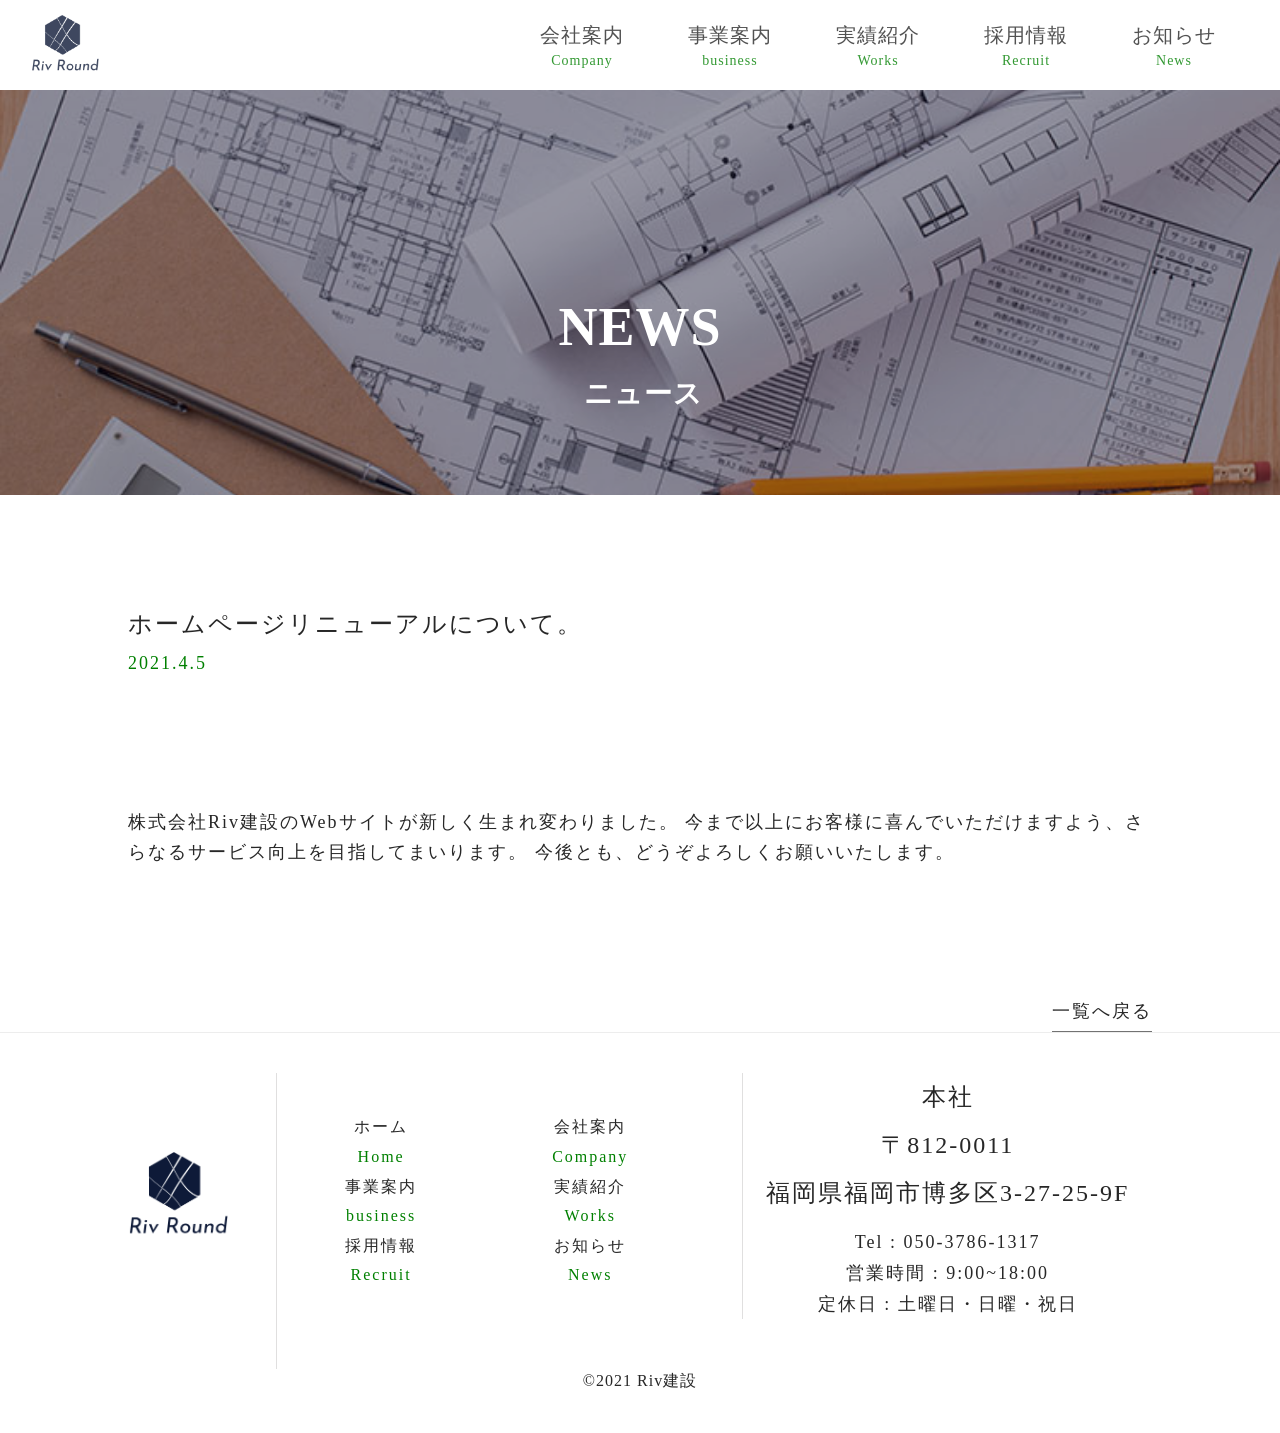
<file: news/news-single.html>
<!DOCTYPE html>
<html lang="ja">

<head>
  <meta charset="UTF-8">
  <meta http-equiv="X-UA-Compatible" content="IE=edge">
  <meta name="viewport" content="width=device-width, initial-scale=1.0">
  <title>お知らせ詳細 | 建設業テンプレート4</title>
  <link rel="stylesheet" href="/styles/vendor/animsition.min.css">

  <link rel="stylesheet" href="/styles/vendor/bootstrap-reboot.css">
  <link rel="stylesheet" href="/styles/style.css">
</head>

<body>
  <div id="main-wrapper" class="news-wrapper animsition">
    <header id="header" class="p-header">
      <div class="mobile-container">
        <div class=" logo__img">
          <a href="/">
            <div class="logo"></div>
          </a>
        </div>
        <div class="mobile-button">
          <button class="mobile-menu__btn">
            <span></span>
            <span></span>
            <span></span>
          </button>
        </div>
      </div>
      <!-- /.mobile-container -->
      <div class="pc-container">
        <div class=" logo__img">
          <a class="animsition-link" href="/">
            <div class="logo-pc logo"></div>
          </a>
        </div>
        <nav class="pc-nav">
          <ul class="pc-nav-list">
            <li class="pc-nav-item">
              <a class="pc-nav-link animsition-link" href="/company/company.html"><span>会社案内</span>
                <small>Company</small></a>
            </li>
            <li class="pc-nav-item">
              <a class="pc-nav-link animsition-link"
                href="/business/business.html"><span>事業案内</span><small>business</small></a>
            </li>
            <li class="pc-nav-item">
              <a class="pc-nav-link animsition-link" href="/works/works.html"><span>実績紹介</span><small>Works</small></a>
            </li>
            <li class="pc-nav-item">
              <a class="pc-nav-link animsition-link"
                href="/recruit/recruit.html"><span>採用情報</span><small>Recruit</small></a>
            </li>
            <li class="pc-nav-item">
              <a class="pc-nav-link animsition-link" href="/news/news.html"><span>お知らせ</span><small>News</small></a>
            </li>
          </ul>
        </nav>
      </div>
      <!-- /.pc-container -->
      <!-- <div class="reserve-btn-js">
        <div class="reserve-btn-js__inner">
          <div class="reserve-btn-js__01">
            <span>お</span>
            <span>問</span>
            <span>合</span>
            <span>せ</span>
          </div>
          <div class="reserve-btn-js__02 js-left">
            <div class="tel">
              <a href="tel:092-686-7954">電話で<br>お問い合わせ</a>
            </div>
            <div class="net">
              <a href="#">フォームで<br>お問い合わせ</a>
            </div>
          </div>
        </div>
      </div> -->
      <!-- /.reserve-btn -->
    </header>
    <!-- /.header -->
    <section class="c-topview">
      <div class="c-topview__img">
        <img src="/images/home/img_4.jpg" alt="">
      </div>
      <h2 class="c-title">
        <span class="en">news</span>
        <span class="ja">ニュース</span>
      </h2>
    </section>
    <!-- /.c-topview -->
    <section class="c-news-sl">
      <div class="c-container">
        <ul class="c-news-sl__list">
          <li class="c-news-sl__block">
            <div class="c-news-sl__tit">
              <p class="c-txt-md">ホームページリニューアルについて。</p>
              <span class="c-news-sl__date c-txt-sm">2021.4.5</span>
            </div>
            <div class="c-news-sl__contents">
              <p class="c-txt-sm">株式会社Riv建設のWebサイトが新しく生まれ変わりました。
                今まで以上にお客様に喜んでいただけますよう、さらなるサービス向上を目指してまいります。
                今後とも、どうぞよろしくお願いいたします。
              </p>
            </div>
          </li>
        </ul>
        <div class="c-news-sl__link">
          <a class="more-link animsition-link" href="/news/news.html"><span class="readmore c-txt-sm">一覧へ戻る</span></a>
        </div>
      </div>
    </section>
    <!-- /.news-top -->
    <footer class="p-footer">
      <div class="c-container">
        <div class="p-footer__wrap">
          <div class="p-footer__logo">
            <img src="/images/common/riv_logo_02.png" alt="">
          </div>
          <div class="p-footer__nav">
            <ul>
              <li>
                <a class="animsition-link" href="/"><span class="c-txt-sm">ホーム</span>
                  <span class="c-txt-xs">Home</span></a>
              </li>
              <li>
                <a class="animsition-link" href="/company/company.html"><span class="c-txt-sm">会社案内</span>
                  <span class="c-txt-xs">Company</span></a>
              </li>
              <li>
                <a class="animsition-link" href="/business/business.html"><span class="c-txt-sm">事業案内</span>
                  <span class="c-txt-xs">business</span></a>
              </li>
              <li>
                <a class="animsition-link" href="/works/works.html"><span class="c-txt-sm">実績紹介</span>
                  <span class="c-txt-xs">Works</span></a>
              </li>
              <li>
                <a class="animsition-link" href="/recruit/recruit.html"><span class="c-txt-sm">採用情報</span>
                  <span class="c-txt-xs">Recruit</span></a>
              </li>
              <li>
                <a class="animsition-link " href="/news/news.html"><span class="c-txt-sm">お知らせ</span>
                  <span class="c-txt-xs">News</span></a>
              </li>
            </ul>
          </div>
          <div class="p-footer__address">
            <div class="address">
              <p class="c-txt-md">本社</p>
              <span class="c-txt-md">〒812-0011<br>福岡県福岡市博多区3-27-25-9F</span>
            </div>
            <div class="info">
              <a href="tel:050-3786-1317"><span class="c-txt-sm">Tel : 050-3786-1317</span></a>
            </div>
            <div class="info"><span class="c-txt-sm">営業時間 : 9:00~18:00</span>
            </div>
            <div class="info"><span class="c-txt-sm">定休日 : 土曜日・日曜・祝日</span>
            </div>
          </div>
        </div>
        <div class="copyright">&copy;2021 Riv建設</div>
      </div>
    </footer>
    <!-- /.footer -->
    <div class="mobile-menu">
      <nav class="mobile-menu__nav">
        <ul class="mobile-menu__list">
          <li class="mobile-menu__item"><a class="animsition-link" href="/">ホーム</a></li>
          <li class="mobile-menu__item"><a class="animsition-link" href="/company/company.html">会社案内</a></li>
          <li class="mobile-menu__item"><a class="animsition-link" href="/business/business.html">事業案内</a></li>
          <li class="mobile-menu__item"><a class="animsition-link" href="/works/works.html">実績紹介</a></li>
          <li class="mobile-menu__item"><a class="animsition-link" href="/news/news.html">お知らせ</a></li>
          <li class="mobile-menu__item"><a class="animsition-link" href="/recruit/recruit.html">採用情報</a></li>
        </ul>
        <div class="contact-btn">
          <ul class="contact-btn-list">
            <li class="contact-btn-item">
              <a href="tel:05031599527">
                <span class="tel">お問い合わせ</span>
              </a>
            </li>
            <li class="contact-btn-item">
              <a href="/contact/contact.html">
                <span class="mail">お問い合わせ</span>
              </a>
            </li>
            <li class="contact-btn-item">
              <a href="https://www.instagram.com/?hl=ja" target="_blank">
                <span class="insta">インスタグラム</span>
              </a>
            </li>
        </div>
        </ul>
      </nav>
    </div>
    <!-- /.mobile-menu -->
  </div>
  <!-- .superwrapper -->
  <script src="https://ajax.googleapis.com/ajax/libs/jquery/1.11.0/jquery.min.js"></script>
  <script src="/scripts/vendor/animsition.min.js"></script>
  <script src="/scripts/libs/page.js"></script>
  <script src="/scripts/libs/scroll.js"></script>
  <script src="/scripts/libs/mobile-menu.js"></script>
</body>

</html>
</file>
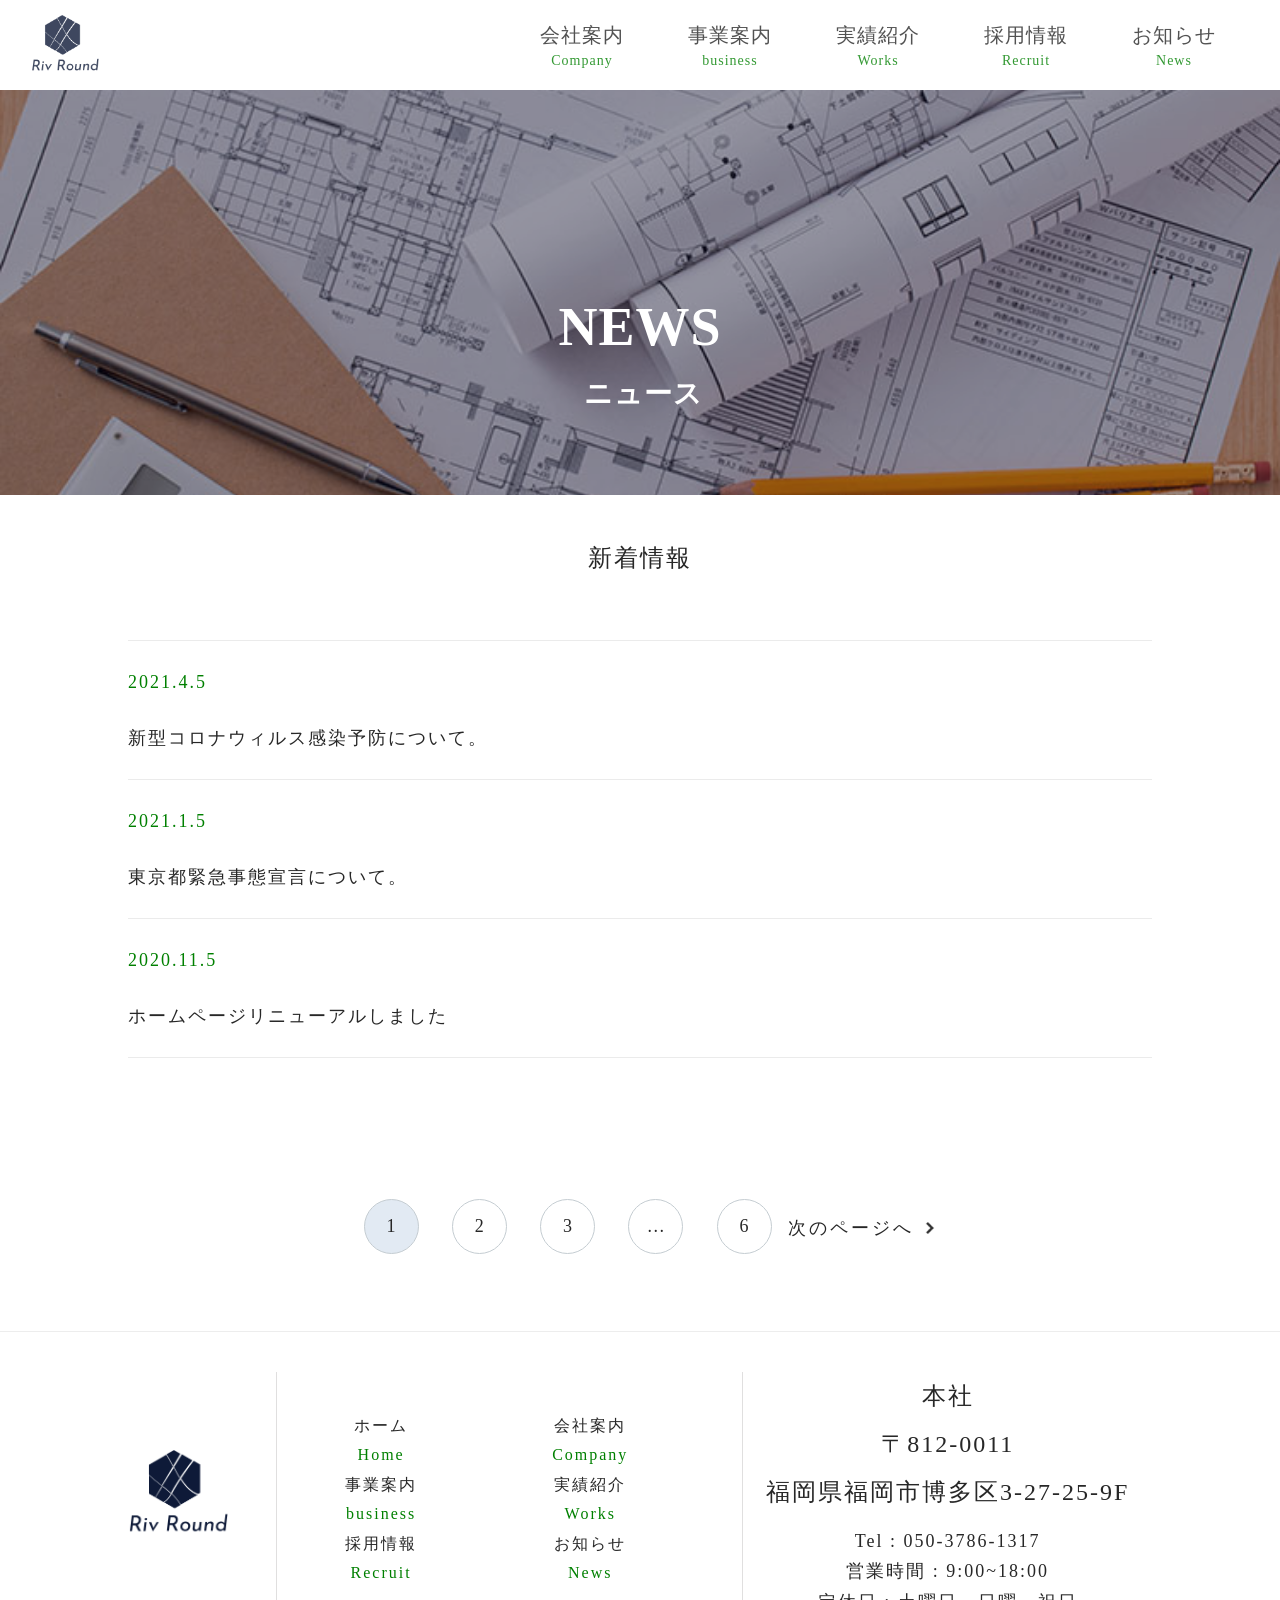
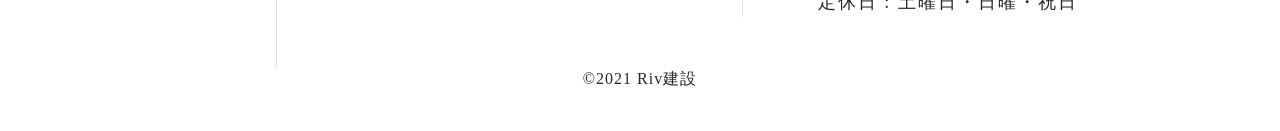
<file: news/news.html>
<!DOCTYPE html>
<html lang="ja">

<head>
  <meta charset="UTF-8">
  <meta http-equiv="X-UA-Compatible" content="IE=edge">
  <meta name="viewport" content="width=device-width, initial-scale=1.0">
  <title>お知らせ一覧 | 建設業テンプレート4</title>
  <link rel="stylesheet" href="/styles/vendor/animsition.min.css">
  <link rel="stylesheet" href="/styles/vendor/bootstrap-reboot.css">
  <link rel="stylesheet" href="../styles/style.css">
</head>

<body>
  <div id="main-wrapper" class="news-wrapper animsition">
    <header id="header" class="p-header">
      <div class="mobile-container">
        <div class=" logo__img">
          <a href="/">
            <div class="logo"></div>
          </a>
        </div>
        <div class="mobile-button">
          <button class="mobile-menu__btn">
            <span></span>
            <span></span>
            <span></span>
          </button>
        </div>
      </div>
      <!-- /.mobile-container -->
      <div class="pc-container">
        <div class=" logo__img">
          <a class="animsition-link" href="/">
            <div class="logo-pc logo"></div>
          </a>
        </div>
        <nav class="pc-nav">
          <ul class="pc-nav-list">
            <li class="pc-nav-item">
              <a class="pc-nav-link animsition-link" href="/company/company.html"><span>会社案内</span>
                <small>Company</small></a>
            </li>
            <li class="pc-nav-item">
              <a class="pc-nav-link animsition-link"
                href="/business/business.html"><span>事業案内</span><small>business</small></a>
            </li>
            <li class="pc-nav-item">
              <a class="pc-nav-link animsition-link" href="/works/works.html"><span>実績紹介</span><small>Works</small></a>
            </li>
            <li class="pc-nav-item">
              <a class="pc-nav-link animsition-link"
                href="/recruit/recruit.html"><span>採用情報</span><small>Recruit</small></a>
            </li>
            <li class="pc-nav-item">
              <a class="pc-nav-link animsition-link" href="/news/news.html"><span>お知らせ</span><small>News</small></a>
            </li>
          </ul>
        </nav>
      </div>
      <!-- /.pc-container -->
      <!-- <div class="reserve-btn-js">
        <div class="reserve-btn-js__inner">
          <div class="reserve-btn-js__01">
            <span>お</span>
            <span>問</span>
            <span>合</span>
            <span>せ</span>
          </div>
          <div class="reserve-btn-js__02 js-left">
            <div class="tel">
              <a href="tel:092-686-7954">電話で<br>お問い合わせ</a>
            </div>
            <div class="net">
              <a href="#">フォームで<br>お問い合わせ</a>
            </div>
          </div>
        </div>
      </div> -->
      <!-- /.reserve-btn -->
    </header>
    <!-- /.header -->
    <section class="c-topview">
      <div class="c-topview__img">
        <img src="/images/home/img_4.jpg" alt="">
      </div>
      <h2 class="c-title">
        <span class="en">news</span>
        <span class="ja">ニュース</span>
      </h2>
    </section>
    <!-- /.c-topview -->
    <section class="c-news">
      <div class="c-container">
        <h2 class="c-news__title clip-text left">
          <p class="contents-title">新着情報</p>
        </h2>
        <ul class="c-news__list">
          <li class="c-news__item">
            <a href="/news/news-single.html" class="c-news__link animsition-link">
              <span class="c-news__date c-txt-sm">2021.4.5</span>
              <p class="c-news__tit c-txt-sm">新型コロナウィルス感染予防について。</p>
            </a>
          </li>
          <li class="c-news__item">
            <a href="/news/news-single.html" class="c-news__link animsition-link">
              <span class="c-news__date c-txt-sm">2021.1.5</span>
              <p class="c-news__tit c-txt-sm">東京都緊急事態宣言について。</p>
            </a>
          </li>
          <li class="c-news__item">
            <a href="/news/news-single.html" class="c-news__link animsition-link">
              <span class="c-news__date c-txt-sm">2020.11.5</span>
              <p class="c-news__tit c-txt-sm">ホームページリニューアルしました</p>
            </a>
          </li>
        </ul>
        <ul class="page-numbers">
          <li>
            <span aria-current="page" class="page-numbers current">1</span>
          </li>
          <li>
            <a class="page-numbers" href="#">2</a>
          </li>
          <li>
            <a class="page-numbers" href="#">3</a>
          </li>
          <li>
            <span class="page-numbers dots">…</span>
          </li>
          <li>
            <a class="page-numbers" href="#">6</a>
          </li>
          <li>
            <a class="next page-numbers" href="#">次のページへ</a>
          </li>
        </ul>
      </div>
    </section>
    <!-- /.c-news -->
    <footer class="p-footer">
      <div class="c-container">
        <div class="p-footer__wrap">
          <div class="p-footer__logo">
            <img src="/images/common/riv_logo_02.png" alt="">
          </div>
          <div class="p-footer__nav">
            <ul>
              <li>
                <a class="animsition-link" href="/"><span class="c-txt-sm">ホーム</span>
                  <span class="c-txt-xs">Home</span></a>
              </li>
              <li>
                <a class="animsition-link" href="/company/company.html"><span class="c-txt-sm">会社案内</span>
                  <span class="c-txt-xs">Company</span></a>
              </li>
              <li>
                <a class="animsition-link" href="/business/business.html"><span class="c-txt-sm">事業案内</span>
                  <span class="c-txt-xs">business</span></a>
              </li>
              <li>
                <a class="animsition-link" href="/works/works.html"><span class="c-txt-sm">実績紹介</span>
                  <span class="c-txt-xs">Works</span></a>
              </li>
              <li>
                <a class="animsition-link" href="/recruit/recruit.html"><span class="c-txt-sm">採用情報</span>
                  <span class="c-txt-xs">Recruit</span></a>
              </li>
              <li>
                <a class="animsition-link " href="/news/news.html"><span class="c-txt-sm">お知らせ</span>
                  <span class="c-txt-xs">News</span></a>
              </li>
            </ul>
          </div>
          <div class="p-footer__address">
            <div class="address">
              <p class="c-txt-md">本社</p>
              <span class="c-txt-md">〒812-0011<br>福岡県福岡市博多区3-27-25-9F</span>
            </div>
            <div class="info">
              <a href="tel:050-3786-1317"><span class="c-txt-sm">Tel : 050-3786-1317</span></a>
            </div>
            <div class="info"><span class="c-txt-sm">営業時間 : 9:00~18:00</span>
            </div>
            <div class="info"><span class="c-txt-sm">定休日 : 土曜日・日曜・祝日</span>
            </div>
          </div>
        </div>
        <div class="copyright">&copy;2021 Riv建設</div>
      </div>
    </footer>
    <!-- /.footer -->
    <div class="mobile-menu">
      <nav class="mobile-menu__nav">
        <ul class="mobile-menu__list">
          <li class="mobile-menu__item"><a class="animsition-link" href="/">ホーム</a></li>
          <li class="mobile-menu__item"><a class="animsition-link" href="/company/company.html">会社案内</a></li>
          <li class="mobile-menu__item"><a class="animsition-link" href="/business/business.html">事業案内</a></li>
          <li class="mobile-menu__item"><a class="animsition-link" href="/works/works.html">実績紹介</a></li>
          <li class="mobile-menu__item"><a class="animsition-link" href="/news/news.html">お知らせ</a></li>
          <li class="mobile-menu__item"><a class="animsition-link" href="/recruit/recruit.html">採用情報</a></li>
        </ul>
        <div class="contact-btn">
          <ul class="contact-btn-list">
            <li class="contact-btn-item">
              <a href="tel:05031599527">
                <span class="tel">お問い合わせ</span>
              </a>
            </li>
            <li class="contact-btn-item">
              <a href="/contact/contact.html">
                <span class="mail">お問い合わせ</span>
              </a>
            </li>
            <li class="contact-btn-item">
              <a href="https://www.instagram.com/?hl=ja" target="_blank">
                <span class="insta">インスタグラム</span>
              </a>
            </li>
        </div>
        </ul>
      </nav>
    </div>
    <!-- /.mobile-menu -->
  </div>
  <!-- /.main-wrapper -->
  <script src="https://ajax.googleapis.com/ajax/libs/jquery/1.11.0/jquery.min.js"></script>
  <script src="../scripts/vendor/animsition.min.js"></script>
  <!-- <script src="../scripts/libs/scroll-btn.js"></script> -->
  <script src="/scripts/libs/page.js"></script>
  <script src="../scripts/libs/scroll.js"></script>
  <script src="../scripts/libs/mobile-menu.js"></script>
</body>

</html>
</file>
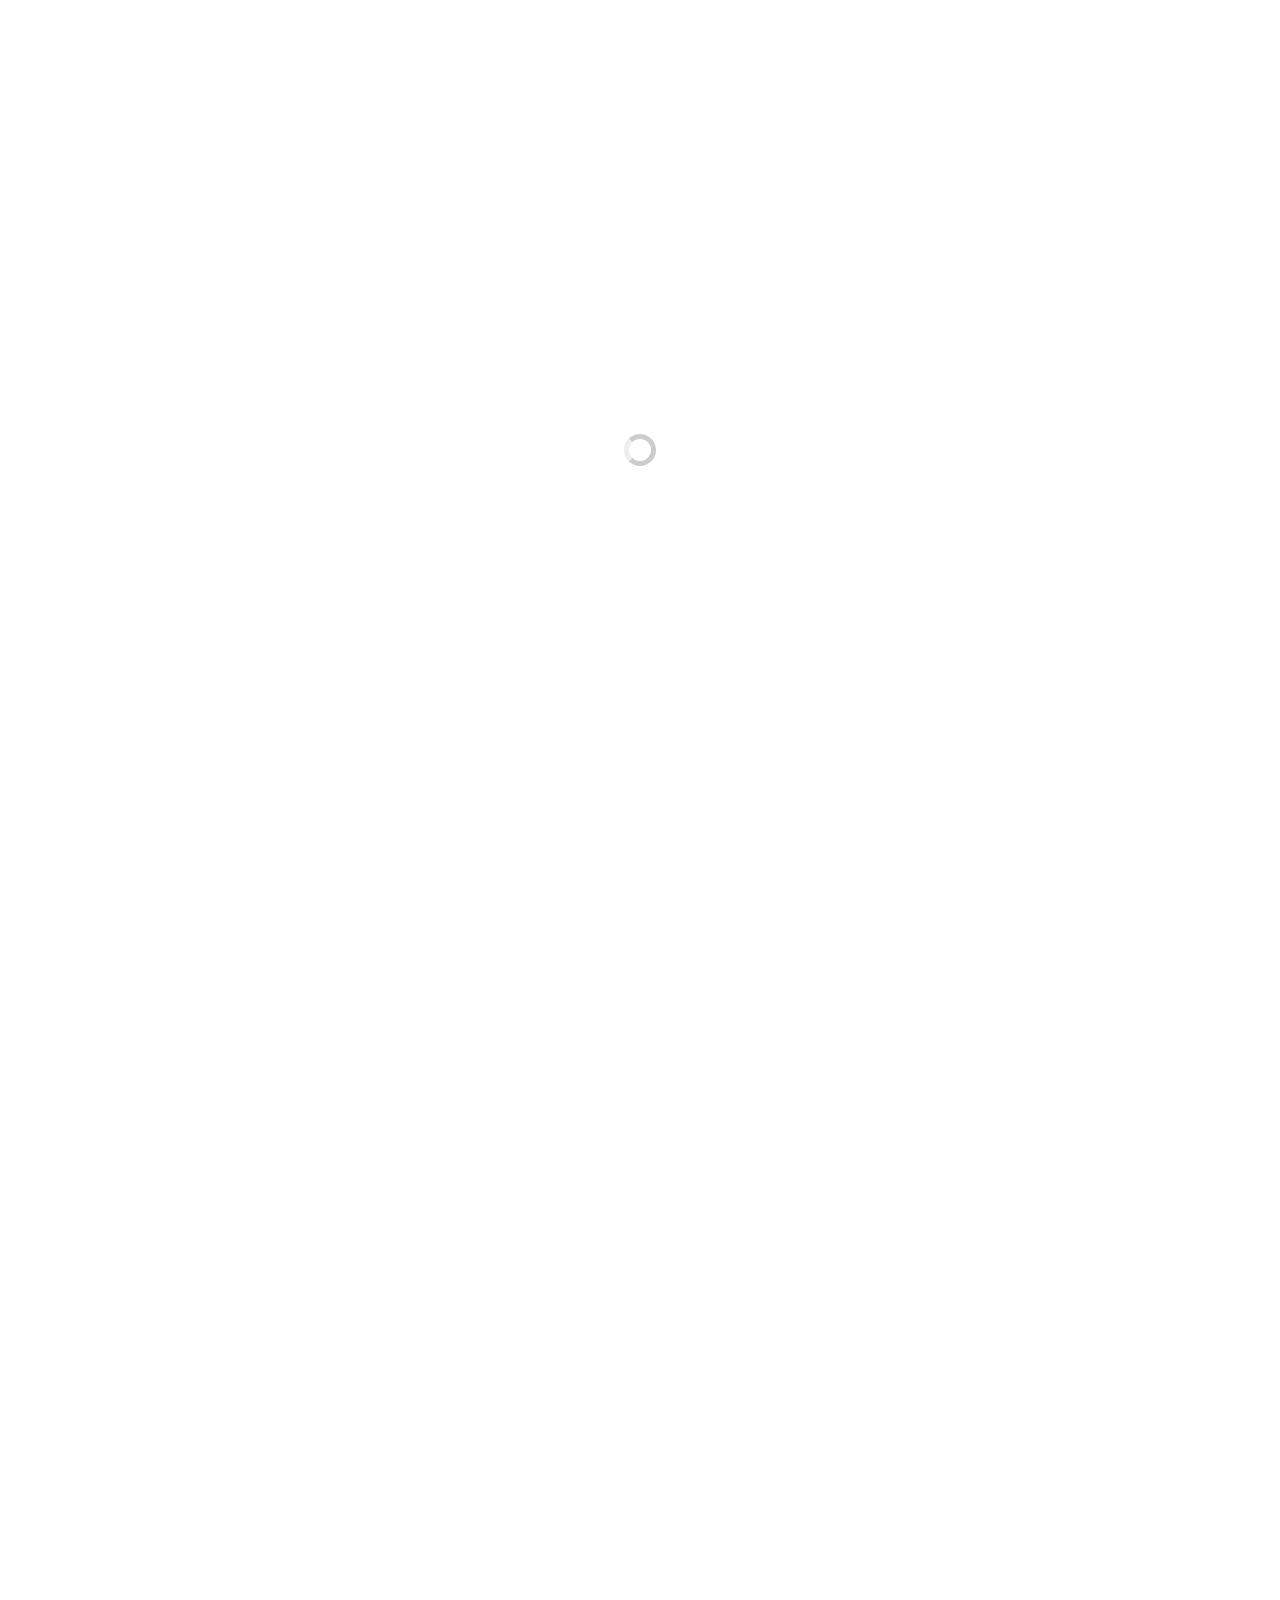
<file: recruit/recruit.html>
<!DOCTYPE html>
<html lang="ja">

<head>
  <meta charset="UTF-8">
  <meta http-equiv="X-UA-Compatible" content="IE=edge">
  <meta name="viewport" content="width=device-width, initial-scale=1.0">
  <title>採用情報 | 建設業テンプレート4</title>
  <link rel="stylesheet" href="/styles/vendor/animsition.min.css">
  <link rel="stylesheet" href="/styles/vendor/bootstrap-reboot.css">
  <link rel="stylesheet" href="/styles/style.css">
</head>

<body>
  <div class="superwrapper animsition">
    <header id="header" class="p-header">
      <div class="mobile-container">
        <div class=" logo__img">
          <a href="/">
            <div class="logo"></div>
          </a>
        </div>
        <div class="mobile-button">
          <button class="mobile-menu__btn">
            <span></span>
            <span></span>
            <span></span>
          </button>
        </div>
      </div>
      <!-- /.mobile-container -->
      <div class="pc-container">
        <div class=" logo__img">
          <a class="animsition-link" href="/">
            <div class="logo-pc logo"></div>
          </a>
        </div>
        <nav class="pc-nav">
          <ul class="pc-nav-list">
            <li class="pc-nav-item">
              <a class="pc-nav-link animsition-link" href="/company/company.html"><span>会社案内</span>
                <small>Company</small></a>
            </li>
            <li class="pc-nav-item">
              <a class="pc-nav-link animsition-link"
                href="/business/business.html"><span>事業案内</span><small>business</small></a>
            </li>
            <li class="pc-nav-item">
              <a class="pc-nav-link animsition-link" href="/works/works.html"><span>実績紹介</span><small>Works</small></a>
            </li>
            <li class="pc-nav-item">
              <a class="pc-nav-link animsition-link"
                href="/recruit/recruit.html"><span>採用情報</span><small>Recruit</small></a>
            </li>
            <li class="pc-nav-item">
              <a class="pc-nav-link animsition-link" href="/news/news.html"><span>お知らせ</span><small>News</small></a>
            </li>
          </ul>
        </nav>
      </div>
      <!-- /.pc-container -->
      <!-- <div class="reserve-btn-js">
        <div class="reserve-btn-js__inner">
          <div class="reserve-btn-js__01">
            <span>お</span>
            <span>問</span>
            <span>合</span>
            <span>せ</span>
          </div>
          <div class="reserve-btn-js__02 js-left">
            <div class="tel">
              <a href="tel:092-686-7954">電話で<br>お問い合わせ</a>
            </div>
            <div class="net">
              <a href="#">フォームで<br>お問い合わせ</a>
            </div>
          </div>
        </div>
      </div> -->
      <!-- /.reserve-btn -->
    </header>
    <!-- /.header -->
    <main id="main-contents" class="c-recruit">
      <section class="c-topview">
        <div class="c-topview__img">
          <img src="/images/home/img_6.jpg" alt="">
        </div>
        <h2 class="c-title">
          <span class="en">recruit</span>
          <span class="ja">採用情報</span>
        </h2>
      </section>
      <!-- /.c-topview -->
      <div class="contents-recruit">
        <section class="recruit-message">
          <div class="c-container">
            <h2 class="c-recruit__title">
              <p class="c-txt-lg">Riv建設で働く魅力
              </p>
              <p class="c-txt-xs">The Attraction of Rivkensetsu
              </p>
            </h2>
            <div class="c-recruit__points">
              <ul>
                <li>
                  <h4 class="points-title">
                    <span class="c-txt-lg">01</span>
                    <span class="c-txt-lr">企業としての<br>将来性</span>
                  </h4>
                  <div class="points-desc">
                    <p class="c-txt-sm">
                      2001年の創業以来、土木工事・電気工事・溶接工事を行っています。特に水門部門では、福岡県事業にも携わり、公共事業を通じて地域社会に貢献。その技術力と実績が認められ、売上の50％以上を官公庁からの依頼による公共工事が占めています。そんな背景もあり、過去5年以上もの間、赤字決算なしの安定した業績を誇ります。
                    </p>
                  </div>
                </li>
                <li>
                  <h4 class="points-title">
                    <span class="c-txt-lg">02</span>
                    <span class="c-txt-lr">働きながら、<br>確実にスキルアップ</span>
                  </h4>
                  <div class="points-desc">
                    <p class="c-txt-sm">
                      当社は、資格取得をはじめとしたスキルアップに積極的に取り組んでいます。
                      会社の指定する資格（土木施工管理1級・電気工事施工管理1級・フォークリフト運転技能講習・クレーン運転技能講習など）を取得するために購入した書籍、受検費用は、原則的に会社が負担。合格者には、資格手当を支給します。また、ジョブローテーションでさまざまな職種を体験することも可能です。

                    </p>
                  </div>
                </li>
                <li>
                  <h4 class="points-title">
                    <span class="c-txt-lg">03</span>
                    <span class="c-txt-lr">しっかり働いて、しっかり休む!<br>働きやすい環境</span>
                  </h4>
                  <div class="points-desc">
                    <p class="c-txt-sm">
                      完全週休2日制で、年間休日は120日を数えます。月ごとの平均残業時間は約15時間程度で、有給取得率も52％。
                      仕事以外の時間をしっかり確保し、資格取得に向けた勉強時間として活用したり、家族や友人との充実した時間を過ごすことができます。
                    </p>
                  </div>
                </li>
              </ul>
            </div>
          </div>
        </section>
        <!-- /.recruit-message -->
        <section class="recruit-detaiil">
          <div class="c-container">
            <section class="recruit-sec">
              <h2 class="c-recruit__title">
                <p class="c-txt-lg">募集内容
                </p>
                <p class="c-txt-xs">Recruitment
                </p>
              </h2>
              <div class="c-table01 is-top">
                <table>
                  <tbody class="c-txt-sm">
                    <tr>
                      <th>募集職種</th>
                      <td>[1]設計、生産管理、施工管理
                        <br>
                        [2]溶接工事作業<br>
                        [3]電気工事作業
                      </td>
                    </tr>
                    <tr>
                      <th>雇用形態</th>
                      <td>正社員</td>
                    </tr>
                    <tr>
                      <th>勤務地</th>
                      <td>福岡県福岡市博多区博多駅前3-27-25-9F（出張あり）</td>
                    </tr>
                    <tr>
                      <th>通勤</th>
                      <td>マイカー通勤可能</td>
                    </tr>
                    <tr>
                      <th>勤務時間</th>
                      <td>8：00～17：00</td>
                    </tr>
                    <tr>
                      <th>給与</th>
                      <td>
                        <dl class="c-table01__salary">
                          <dt>&lt;月給20万円〜&gt;</dt>
                          <dd>※経験を考慮して決定します。</dd>
                        </dl>
                        <dl class="c-table01__salary">
                          <dt>&lt;日払い可&gt;</dt>
                          <dd>未経験者日当10,000円<br>経験者日当12,000円～14,000円<br>残業1時間1,875円～2,188円</dd>
                        </dl>
                        <dl class="c-table01__salary">
                          <dt>&lt;※その他&gt;</dt>
                          <dd>出張手当て1日2,500円</dd>
                        </dl>
                        <span class="c-note01">年齢・経験・能力など考慮の上、優遇します</span>
                      </td>
                    </tr>
                    <tr>
                      <th>休日休暇</th>
                      <td>週休2日制（土日）、有給休暇、夏季休暇、年末年始休暇、慶弔休暇<br>
                        <span class="c-note01">※その他都度相談可能</span></td>
                    </tr>
                    <tr>
                      <th>待遇・福利厚生</th>
                      <td>社会保険完備、制服支給、残業手当、有給休暇、資格取得支援</td>
                    </tr>
                    <tr>
                      <th>応募方法</th>
                      <td>
                        まずはお電話にてご応募ください。<br>追ってこちらから面接日等の詳細をお知らせします。<br>お仕事や職場のことをもっと知りたいという方は、お気軽にお問合せ下さい。<br>面接日・入社日のご相談もお気軽にどうぞ。現在お仕事中の方もぜひご検討下さい。
                      </td>
                    </tr>
                  </tbody>
                </table>
              </div>
            </section>
          </div>
        </section>
      </div>
      <!-- /.contents-recruit -->
      <section class="p-contact">
        <div class="p-contact__wrap">
          <h2 class="p-contact__title">
            <p class="c-txt-lr">応募フォーム</p>
            <p class="c-txt-xs">Contact</p>
          </h2>
          <div class="p-contact__desc">
            以下のフォームまたはお電話等で、まずは気軽にお問い合わせ下さい。
          </div>
          <div class="p-contact__tel">
            <a href="tel:050-3786-1317">Tel:050-3786-1317</a>
          </div>
          <div class="p-contact__form">
            <a class="link-btn" href="/contact/contact.html">
              <span class="c-txt-md">応募する</span></a>
          </div>
        </div>
      </section>
      <!-- /.p-contact -->
    </main>
    <!-- /#main-contents -->
    <footer class="p-footer">
      <div class="c-container">
        <div class="p-footer__wrap">
          <div class="p-footer__logo">
            <img src="/images/common/riv_logo_02.png" alt="">
          </div>
          <div class="p-footer__nav">
            <ul>
              <li>
                <a class="animsition-link" href="/"><span class="c-txt-sm">ホーム</span>
                  <span class="c-txt-xs">Home</span></a>
              </li>
              <li>
                <a class="animsition-link" href="/company/company.html"><span class="c-txt-sm">会社案内</span>
                  <span class="c-txt-xs">Company</span></a>
              </li>
              <li>
                <a class="animsition-link" href="/business/business.html"><span class="c-txt-sm">事業案内</span>
                  <span class="c-txt-xs">business</span></a>
              </li>
              <li>
                <a class="animsition-link" href="/works/works.html"><span class="c-txt-sm">実績紹介</span>
                  <span class="c-txt-xs">Works</span></a>
              </li>
              <li>
                <a class="animsition-link" href="/recruit/recruit.html"><span class="c-txt-sm">採用情報</span>
                  <span class="c-txt-xs">Recruit</span></a>
              </li>
              <li>
                <a class="animsition-link" href="/news/news.html"><span class=" c-txt-sm">お知らせ</span>
                  <span class="c-txt-xs">News</span></a>
              </li>
            </ul>
          </div>
          <div class="p-footer__address">
            <div class="address">
              <p class="c-txt-md">本社</p>
              <span class="c-txt-md">〒812-0011<br>福岡県福岡市博多区3-27-25-9F</span>
            </div>
            <div class="info">
              <a href="tel:050-3786-1317"><span class="c-txt-sm">Tel : 050-3786-1317</span></a>
            </div>
            <div class="info"><span class="c-txt-sm">営業時間 : 9:00~18:00</span>
            </div>
            <div class="info"><span class="c-txt-sm">定休日 : 土曜日・日曜・祝日</span>
            </div>
          </div>
        </div>
        <div class="copyright">&copy;2021 Riv建設</div>
      </div>
    </footer>
    <!-- /.footer -->
    <div class="mobile-menu">
      <nav class="mobile-menu__nav">
        <ul class="mobile-menu__list">
          <li class="mobile-menu__item"><a class="animsition-link" href="/">ホーム</a></li>
          <li class="mobile-menu__item"><a class="animsition-link" href="/company/company.html">会社案内</a></li>
          <li class="mobile-menu__item"><a class="animsition-link" href="/business/business.html">事業案内</a></li>
          <li class="mobile-menu__item"><a class="animsition-link" href="/works/works.html">実績紹介</a></li>
          <li class="mobile-menu__item"><a class="animsition-link" href="/news/news.html">お知らせ</a></li>
          <li class="mobile-menu__item"><a class="animsition-link" href="/recruit/recruit.html">採用情報</a></li>
        </ul>
        <div class="contact-btn">
          <ul class="contact-btn-list">
            <li class="contact-btn-item">
              <a href="tel:05031599527">
                <span class="tel">お問い合わせ</span>
              </a>
            </li>
            <li class="contact-btn-item">
              <a href="/contact/contact.html">
                <span class="mail">お問い合わせ</span>
              </a>
            </li>
            <li class="contact-btn-item">
              <a href="https://www.instagram.com/?hl=ja" target="_blank">
                <span class="insta">インスタグラム</span>
              </a>
            </li>
        </div>
        </ul>
      </nav>
    </div>
    <!-- /.mobile-menu -->
  </div>
  <script src="https://code.jquery.com/jquery-3.6.0.min.js"
    integrity="sha256-/xUj+3OJU5yExlq6GSYGSHk7tPXikynS7ogEvDej/m4=" crossorigin="anonymous"></script>
  <script src="/scripts/vendor/animsition.min.js"></script>
  <script src="/scripts/libs/page.js"></script>
  <script src="/scripts/libs/mobile-menu.js"></script>
  <script src="/scripts/libs/scroll.js"></script>
</body>

</html>
</file>
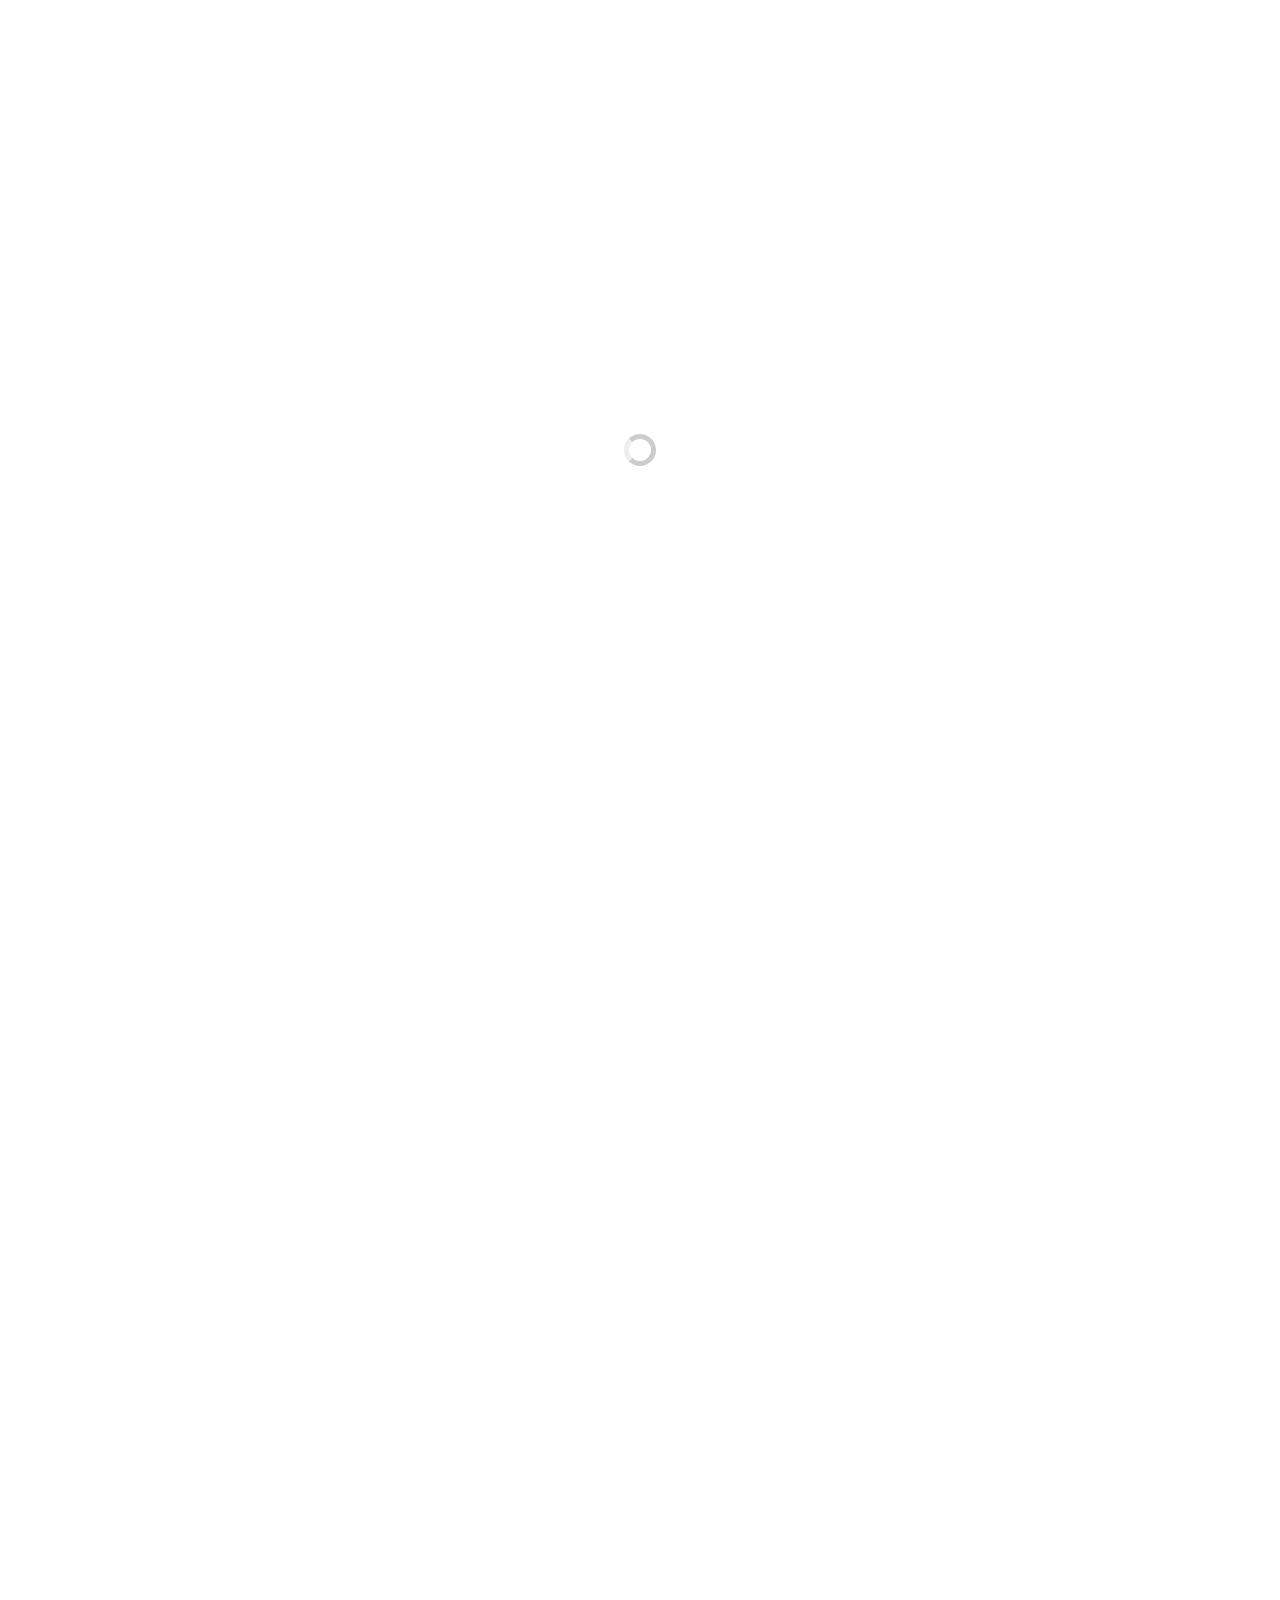
<file: works/works.html>
<!DOCTYPE html>
<html lang="ja">

<head>
  <meta charset="UTF-8">
  <meta http-equiv="X-UA-Compatible" content="IE=edge">
  <meta name="viewport" content="width=device-width, initial-scale=1.0">
  <title>実績紹介 | 建設業テンプレート4</title>
  <link rel="stylesheet" href="/styles/vendor/animsition.min.css">
  <link rel="stylesheet" href="/styles/vendor/bootstrap-reboot.css">
  <link rel="stylesheet" href="/styles/style.css">
</head>

<body>
  <div class="superwrapper animsition">
    <header id="header" class="p-header">
      <div class="mobile-container">
        <div class=" logo__img">
          <a href="/">
            <div class="logo"></div>
          </a>
        </div>
        <div class="mobile-button">
          <button class="mobile-menu__btn">
            <span></span>
            <span></span>
            <span></span>
          </button>
        </div>
      </div>
      <!-- /.mobile-container -->
      <div class="pc-container">
        <div class=" logo__img">
          <a class="animsition-link" href="/">
            <div class="logo-pc logo"></div>
          </a>
        </div>
        <nav class="pc-nav">
          <ul class="pc-nav-list">
            <li class="pc-nav-item">
              <a class="pc-nav-link animsition-link" href="/company/company.html"><span>会社案内</span>
                <small>Company</small></a>
            </li>
            <li class="pc-nav-item">
              <a class="pc-nav-link animsition-link"
                href="/business/business.html"><span>事業案内</span><small>business</small></a>
            </li>
            <li class="pc-nav-item">
              <a class="pc-nav-link animsition-link" href="/works/works.html"><span>実績紹介</span><small>Works</small></a>
            </li>
            <li class="pc-nav-item">
              <a class="pc-nav-link animsition-link"
                href="/recruit/recruit.html"><span>採用情報</span><small>Recruit</small></a>
            </li>
            <li class="pc-nav-item">
              <a class="pc-nav-link animsition-link" href="/news/news.html"><span>お知らせ</span><small>News</small></a>
            </li>
          </ul>
        </nav>
      </div>
      <!-- /.pc-container -->
      <!-- <div class="reserve-btn-js">
        <div class="reserve-btn-js__inner">
          <div class="reserve-btn-js__01">
            <span>お</span>
            <span>問</span>
            <span>合</span>
            <span>せ</span>
          </div>
          <div class="reserve-btn-js__02 js-left">
            <div class="tel">
              <a href="tel:092-686-7954">電話で<br>お問い合わせ</a>
            </div>
            <div class="net">
              <a href="#">フォームで<br>お問い合わせ</a>
            </div>
          </div>
        </div>
      </div> -->
      <!-- /.reserve-btn -->
    </header>
    <!-- /.header -->
    <main id="main-contents" class="c-works">
      <section class="c-topview">
        <div class="c-topview__img">
          <img src="/images/home/remodeling_3.jpg" alt="">
        </div>
        <h2 class="c-title">
          <span class="en">works</span>
          <span class="ja">施工実績</span>
        </h2>
      </section>
      <!-- /.c-topview -->
      <section id="works" class="c-works-section">
        <div class="c-container">
          <h2 class="c-sub-title">
            <p class="c-txt-lr">施工実績一覧</p>
          </h2>
          <div class="c-works__list">
            <ul>
              <li class="c-works__item">
                <h3 class="c-works__item__tit view-sp">
                  <p class="c-txt-md">Riv保育園 改修工事</p>
                </h3>
                <div class="c-works__img-wrap">
                  <div class="c-works__img">
                    <a href="/images/home/nursery_2.jpg" data-lightbox="img01"> <img src="/images/home/nursery_2.jpg"
                        alt="">
                    </a>
                  </div>
                  <div class="c-works__img">
                    <a href="/images/home/nursery_1.jpg" data-lightbox="img01"> <img src="/images/home/nursery_1.jpg"
                        alt="">
                    </a>
                  </div>
                  <div class="c-works__img">
                    <a href="/images/home/nursery_3.jpg" data-lightbox="img01"> <img src="/images/home/nursery_3.jpg"
                        alt="">
                    </a>
                  </div>
                </div>
                <div class="c-works__txt">
                  <h3 class="c-works__item__tit view-pc">
                    <p class="c-txt-md">Riv保育園 改修工事</p>
                  </h3>
                  <div class="c-works__desc">
                    <p class="c-txt-sm">「研鑽した技術で社会に貢献する」を理念としております。
                      土木工事・電気工事・解体工事を主な分野とし、創業20年以上、お引先のニーズにお応えできるよう技術と品質の向上に努めています。
                      今後も社員の創造力とチームワークの強みを最大限に生かし、地域社会から信頼される企業を目指します。
                    </p>
                  </div>
                </div>
              </li>
              <li class="c-works__item">
                <h3 class="c-works__item__tit view-sp">
                  <p class="c-txt-md">Riv河川敷道路 改修工事</p>
                </h3>
                <div class="c-works__img-wrap">
                  <div class="c-works__img">
                    <a href="/images/home/riverbed_3.jpg" data-lightbox="img02"> <img src="/images/home/riverbed_3.jpg"
                        alt="">
                    </a>
                  </div>
                  <div class="c-works__img">
                    <a href="/images/home/riverbed_2.jpg" data-lightbox="img02"> <img src="/images/home/riverbed_2.jpg"
                        alt="">
                    </a>
                  </div>
                  <div class="c-works__img">
                    <a href="/images/home/riverbed_1.jpg" data-lightbox="img02"> <img src="/images/home/riverbed_1.jpg"
                        alt="">
                    </a>
                  </div>
                </div>
                <div class="c-works__txt">
                  <h3 class="c-works__item__tit view-pc">
                    <p class="c-txt-md">Riv河川敷道路 改修工事</p>
                  </h3>
                  <div class="c-works__desc">
                    <p class="c-txt-sm">「研鑽した技術で社会に貢献する」を理念としております。
                      土木工事・電気工事・解体工事を主な分野とし、創業20年以上、お引先のニーズにお応えできるよう技術と品質の向上に努めています。
                      今後も社員の創造力とチームワークの強みを最大限に生かし、地域社会から信頼される企業を目指します。
                    </p>
                  </div>
                </div>
              </li>
              <li class="c-works__item">
                <h3 class="c-works__item__tit view-sp">
                  <p class="c-txt-md">住宅リフォーム</p>
                </h3>
                <div class="c-works__img-wrap">
                  <div class="c-works__img">
                    <a href="/images/home/remodeling_3.jpg" data-lightbox="img02"> <img
                        src="/images/home/remodeling_3.jpg" alt="">
                    </a>
                  </div>
                  <div class="c-works__img">
                    <a href="/images/home/remodeling_2.jpg" data-lightbox="img02">
                      <img src="/images/home/remodeling_2.jpg" alt="">
                    </a>
                  </div>
                  <div class="c-works__img">
                    <a href="/images/home/remodeling_1.jpg" data-lightbox="img02">
                      <img src="/images/home/remodeling_1.jpg" alt="">
                    </a>
                  </div>
                </div>
                <div class="c-works__txt">
                  <h3 class="c-works__item__tit view-pc">
                    <p class="c-txt-md">住宅リフォーム</p>
                  </h3>
                  <div class="c-works__desc">
                    <p class="c-txt-sm">「研鑽した技術で社会に貢献する」を理念としております。
                      土木工事・電気工事・解体工事を主な分野とし、創業20年以上、お引先のニーズにお応えできるよう技術と品質の向上に努めています。
                      今後も社員の創造力とチームワークの強みを最大限に生かし、地域社会から信頼される企業を目指します。
                    </p>
                  </div>
                </div>
              </li>
            </ul>
          </div>
        </div>
      </section>
      <!-- /.c-works-item -->
      <section class="p-contact">
        <div class="p-contact__wrap">
          <h2 class="p-title">
            <span class="en">CONTACT</span>
            <span class="ja">お問い合わせ</span>
          </h2>
          <div class="p-contact__desc">
            以下のフォームまたはお電話等で、まずは気軽にお問い合わせ下さい。
          </div>
          <div class="p-contact__tel">
            <a href="tel:050-3786-1317">Tel:050-3786-1317</a>
          </div>
          <div class="p-contact__form">
            <a class="link-btn" href="/contact/contact.html">
              <span class="c-txt-md">お問い合わせフォーム</span></a>
          </div>
        </div>
      </section>
      <!-- /.p-contact -->
    </main>
    <!-- /#main-contents -->
    <footer class="p-footer">
      <div class="c-container">
        <div class="p-footer__wrap">
          <div class="p-footer__logo">
            <img src="/images/common/riv_logo_02.png" alt="">
          </div>
          <div class="p-footer__nav">
            <ul>
              <li>
                <a class="animsition-link" href="/"><span class="c-txt-sm">ホーム</span>
                  <span class="c-txt-xs">Home</span></a>
              </li>
              <li>
                <a class="animsition-link" href="/company/company.html"><span class="c-txt-sm">会社案内</span>
                  <span class="c-txt-xs">Company</span></a>
              </li>
              <li>
                <a class="animsition-link" href="/business/business.html"><span class="c-txt-sm">事業案内</span>
                  <span class="c-txt-xs">business</span></a>
              </li>
              <li>
                <a class="animsition-link" href="/works/works.html"><span class="c-txt-sm">実績紹介</span>
                  <span class="c-txt-xs">Works</span></a>
              </li>
              <li>
                <a class="animsition-link" href="/recruit/recruit.html"><span class="c-txt-sm">採用情報</span>
                  <span class="c-txt-xs">Recruit</span></a>
              </li>
              <li>
                <a class="animsition-link" href="/news/news.html"><span class="c-txt-sm">お知らせ</span>
                  <span class="c-txt-xs">News</span></a>
              </li>
            </ul>
          </div>
          <div class="p-footer__address">
            <div class="address">
              <p class="c-txt-md">本社</p>
              <span class="c-txt-md">〒812-0011<br>福岡県福岡市博多区3-27-25-9F</span>
            </div>
            <div class="info">
              <a href="tel:050-3786-1317"><span class="c-txt-sm">Tel : 050-3786-1317</span></a>
            </div>
            <div class="info"><span class="c-txt-sm">営業時間 : 9:00~18:00</span>
            </div>
            <div class="info"><span class="c-txt-sm">定休日 : 土曜日・日曜・祝日</span>
            </div>
          </div>
        </div>
        <div class="copyright">&copy;2021 Riv建設</div>
      </div>
    </footer>
    <!-- /.footer -->
    <div class="mobile-menu">
      <nav class="mobile-menu__nav">
        <ul class="mobile-menu__list">
          <li class="mobile-menu__item"><a class="animsition-link" href="/">ホーム</a></li>
          <li class="mobile-menu__item"><a class="animsition-link" href="/company/company.html">会社案内</a></li>
          <li class="mobile-menu__item"><a class="animsition-link" href="/business/business.html">事業案内</a></li>
          <li class="mobile-menu__item"><a class="animsition-link" href="/works/works.html">実績紹介</a></li>
          <li class="mobile-menu__item"><a class="animsition-link" href="/news/news.html">お知らせ</a></li>
          <li class="mobile-menu__item"><a class="animsition-link" href="/recruit/recruit.html">採用情報</a></li>
        </ul>
        <div class="contact-btn">
          <ul class="contact-btn-list">
            <li class="contact-btn-item">
              <a href="tel:05031599527">
                <span class="tel">お問い合わせ</span>
              </a>
            </li>
            <li class="contact-btn-item">
              <a href="/contact/contact.html">
                <span class="mail">お問い合わせ</span>
              </a>
            </li>
            <li class="contact-btn-item">
              <a href="https://www.instagram.com/?hl=ja" target="_blank">
                <span class="insta">インスタグラム</span>
              </a>
            </li>
        </div>
        </ul>
      </nav>
    </div>
    <!-- /.mobile-menu -->
  </div>
  <script src="https://code.jquery.com/jquery-3.6.0.min.js"
    integrity="sha256-/xUj+3OJU5yExlq6GSYGSHk7tPXikynS7ogEvDej/m4=" crossorigin="anonymous"></script>
  <script src="/scripts/vendor/animsition.min.js"></script>
  <script src="/scripts/vendor/lightbox.min.js"></script>
  <script src="/scripts/libs/page.js"></script>
  <script src="/scripts/libs/mobile-menu.js"></script>
  <script src="/scripts/libs/scroll.js"></script>
</body>

</html>
</file>
<file: styles/style.css>
@charset "UTF-8";
@-webkit-keyframes btn {
  0% {
    -webkit-transform: translateX(-100%);
            transform: translateX(-100%);
    opacity: 0;
  }
  100% {
    opacity: 1;
    -webkit-transform: translateX(100%);
            transform: translateX(100%);
  }
}
@keyframes btn {
  0% {
    -webkit-transform: translateX(-100%);
            transform: translateX(-100%);
    opacity: 0;
  }
  100% {
    opacity: 1;
    -webkit-transform: translateX(100%);
            transform: translateX(100%);
  }
}

.c-txt-lg {
  font-size: 26px;
  letter-spacing: 2px;
  line-height: 2;
}

@media screen and (min-width: 600px) {
  .c-txt-lg {
    font-size: 30px;
  }
}

@media screen and (min-width: 960px) {
  .c-txt-lg {
    font-size: 36px;
  }
}

@media screen and (min-width: 1200px) {
  .c-txt-lg {
    font-size: 40px;
  }
}

.c-txt-lr {
  font-size: 24px;
  letter-spacing: 4px;
  line-height: 2;
}

@media screen and (min-width: 600px) {
  .c-txt-lr {
    font-size: 24px;
  }
}

@media screen and (min-width: 960px) {
  .c-txt-lr {
    font-size: 32px;
  }
}

@media screen and (min-width: 1200px) {
  .c-txt-lr {
    font-size: 36px;
  }
}

.c-txt-md {
  font-size: 20px;
  letter-spacing: 2px;
  line-height: 2;
}

@media screen and (min-width: 600px) {
  .c-txt-md {
    font-size: 22px;
  }
}

@media screen and (min-width: 960px) {
  .c-txt-md {
    font-size: 22px;
  }
}

@media screen and (min-width: 1200px) {
  .c-txt-md {
    font-size: 24px;
  }
}

.c-txt-sm, .p-news__content {
  font-size: 14px;
  letter-spacing: 2px;
  line-height: 2;
}

@media screen and (min-width: 600px) {
  .c-txt-sm, .p-news__content {
    line-height: 1.7;
  }
}

@media screen and (min-width: 960px) {
  .c-txt-sm, .p-news__content {
    font-size: 18px;
  }
}

@media screen and (min-width: 1200px) {
  .c-txt-sm, .p-news__content {
    font-size: 18px;
  }
}

.c-txt-xs {
  font-size: 10px;
  letter-spacing: 2px;
  line-height: 2;
  color: green;
}

@media screen and (min-width: 600px) {
  .c-txt-xs {
    font-size: 12px;
  }
}

@media screen and (min-width: 960px) {
  .c-txt-xs {
    font-size: 18px;
  }
}

@media screen and (min-width: 1200px) {
  .c-txt-xs {
    font-size: 16px;
  }
}

.c-mt, .c-company, .c-business #business01, .c-works #works, .c-recruit .recruit-message, .c-news, .c-news-sl {
  margin-top: 35vh;
}

@media screen and (min-width: 960px) {
  .c-mt, .c-company, .c-business #business01, .c-works #works, .c-recruit .recruit-message, .c-news, .c-news-sl {
    margin-top: 60vh;
  }
}

.mb-sm, .p-services__img, .p-works .hero, .p-works .hero .swiper-container2, .p-recruit__desc, .p-news__list, .p-contact__desc, .p-footer__logo, .p-footer__address, .c-company .c-policy__title, .c-company .c-policy__desc, .c-company .c-message__img, .c-company .c-message__desc, .c-company .c-about__title, .c-company .c-history__title, .c-business #business01 .c-title,
.c-business #business02 .c-title,
.c-business #business03 .c-title, .c-business-item__img, .c-works__img-wrap, .c-works__item__tit, .mobile-menu__item {
  margin-bottom: 30px;
}

@media screen and (min-width: 600px) {
  .mb-sm, .p-services__img, .p-works .hero, .p-works .hero .swiper-container2, .p-recruit__desc, .p-news__list, .p-contact__desc, .p-footer__logo, .p-footer__address, .c-company .c-policy__title, .c-company .c-policy__desc, .c-company .c-message__img, .c-company .c-message__desc, .c-company .c-about__title, .c-company .c-history__title, .c-business #business01 .c-title,
  .c-business #business02 .c-title,
  .c-business #business03 .c-title, .c-business-item__img, .c-works__img-wrap, .c-works__item__tit, .mobile-menu__item {
    margin-bottom: 30px;
  }
}

@media screen and (min-width: 960px) {
  .mb-sm, .p-services__img, .p-works .hero, .p-works .hero .swiper-container2, .p-recruit__desc, .p-news__list, .p-contact__desc, .p-footer__logo, .p-footer__address, .c-company .c-policy__title, .c-company .c-policy__desc, .c-company .c-message__img, .c-company .c-message__desc, .c-company .c-about__title, .c-company .c-history__title, .c-business #business01 .c-title,
  .c-business #business02 .c-title,
  .c-business #business03 .c-title, .c-business-item__img, .c-works__img-wrap, .c-works__item__tit, .mobile-menu__item {
    margin-bottom: 50px;
  }
}

.mb-md, .p-title, .c-title, .p-services__item, .p-contact__tel, .c-company .c-policy, .c-company .c-message, .c-company .c-about, .c-company .c-about__desc, .c-company .c-access, .c-company .c-history, .c-business-item, .c-works__item, .c-recruit__title, .c-recruit__points li, .c-recruit .recruit-message, .c-recruit .recruit-detaiil {
  margin-bottom: 50px;
}

@media screen and (min-width: 600px) {
  .mb-md, .p-title, .c-title, .p-services__item, .p-contact__tel, .c-company .c-policy, .c-company .c-message, .c-company .c-about, .c-company .c-about__desc, .c-company .c-access, .c-company .c-history, .c-business-item, .c-works__item, .c-recruit__title, .c-recruit__points li, .c-recruit .recruit-message, .c-recruit .recruit-detaiil {
    margin-bottom: 60px;
  }
}

@media screen and (min-width: 960px) {
  .mb-md, .p-title, .c-title, .p-services__item, .p-contact__tel, .c-company .c-policy, .c-company .c-message, .c-company .c-about, .c-company .c-about__desc, .c-company .c-access, .c-company .c-history, .c-business-item, .c-works__item, .c-recruit__title, .c-recruit__points li, .c-recruit .recruit-message, .c-recruit .recruit-detaiil {
    margin-bottom: 100px;
  }
}

.mb-lr {
  margin-bottom: 80px;
}

@media screen and (min-width: 600px) {
  .mb-lr {
    margin-bottom: 100px;
  }
}

@media screen and (min-width: 960px) {
  .mb-lr {
    margin-bottom: 200px;
  }
}

.pb-sm {
  padding-bottom: 30px;
}

@media screen and (min-width: 600px) {
  .pb-sm {
    padding-bottom: 30px;
  }
}

@media screen and (min-width: 960px) {
  .pb-sm {
    padding-bottom: 50px;
  }
}

.pb-md, .p-others, .p-recruit, .p-news {
  padding-bottom: 50px;
}

@media screen and (min-width: 600px) {
  .pb-md, .p-others, .p-recruit, .p-news {
    padding-bottom: 60px;
  }
}

@media screen and (min-width: 960px) {
  .pb-md, .p-others, .p-recruit, .p-news {
    padding-bottom: 80px;
  }
}

.pb-lr, .p-services, .p-works {
  padding-bottom: 80px;
}

@media screen and (min-width: 600px) {
  .pb-lr, .p-services, .p-works {
    padding-bottom: 100px;
  }
}

@media screen and (min-width: 960px) {
  .pb-lr, .p-services, .p-works {
    padding-bottom: 120px;
  }
}

.c-container, .c-business-item__desc {
  padding: 0 5vw;
}

@media screen and (min-width: 600px) {
  .c-container, .c-business-item__desc {
    padding: 0 3vw;
  }
}

@media screen and (min-width: 960px) {
  .c-container, .c-business-item__desc {
    padding: 0 5vw;
  }
}

@media screen and (min-width: 1200px) {
  .c-container, .c-business-item__desc {
    padding: 0 8vw;
  }
}

/******************************************************************

Stylesheet: ベーススタイル

******************************************************************/
body {
  color: #272727;
  font-family: "Cormorant Infant", serif;
  font-family: "Noto Serif JP", serif;
  letter-spacing: 1px;
}

body.hidden {
  overflow: hidden;
}

.superwrapper {
  overflow: hidden;
}

.readmore {
  text-align: right;
}

.readmore span {
  position: relative;
  color: #272727;
  display: inline-block;
  padding-right: 20px;
  font-size: 16px;
}

.readmore span::after {
  position: absolute;
  top: 6px;
  right: 0;
  content: "";
  display: inline-block;
  height: 12px;
  width: 12px;
  background-image: url(../images/common/arrow.png);
  background-position: center;
  background-size: contain;
  background-repeat: no-repeat;
}

@media (min-width: 600px) {
  .readmore span {
    font-size: 20px;
    padding-right: 25px;
  }
  .readmore span::after {
    height: 16px;
    width: 16px;
  }
}

.icon-tel {
  display: inline-block;
  position: absolute;
  top: 4px;
  right: 0;
  background-image: url(../images/common/icon-tel.png);
  background-position: center;
  background-repeat: no-repeat;
  background-size: contain;
  height: 14px;
  width: 14px;
}

.icon-net {
  display: inline-block;
  position: absolute;
  top: 4px;
  right: 0;
  background-image: url(../images/common/icon-link-1-black.png);
  background-position: center;
  background-repeat: no-repeat;
  background-size: contain;
  height: 15px;
  width: 15px;
}

.icon-map {
  position: relative;
}

.icon-map::before {
  content: "";
  display: block;
  background-image: url(../images/common/icon-map.png);
  background-position: center;
  background-repeat: no-repeat;
  background-size: contain;
  height: 17px;
  width: 17px;
}

.icon-insta {
  position: relative;
  padding-left: 10vw;
  color: #272727;
  border-bottom: 1px solid #949494;
  padding-bottom: 5px;
}

.icon-insta::before {
  content: "";
  position: absolute;
  top: 0;
  left: 0;
  background-image: url(../images/common/icon-insta-gr.png);
  background-position: center;
  background-repeat: no-repeat;
  background-size: contain;
  height: 20px;
  width: 20px;
}

.c-topview {
  position: fixed;
  top: 0;
  left: 0;
  z-index: -1;
  width: 100%;
}

.c-topview__img {
  position: relative;
  height: 35vh;
}

.c-topview__img::before {
  content: "";
  display: block;
  height: 100%;
  width: 100%;
  background-color: #02021a;
  position: absolute;
  top: 0;
  left: 0;
  z-index: 3000;
  opacity: 0.4;
}

.c-topview__title {
  position: absolute;
  top: 60%;
  left: 0;
  -webkit-transform: translateY(-50%);
          transform: translateY(-50%);
  width: 100%;
  text-align: center;
  z-index: 6000;
  color: #fff;
  text-shadow: #272727 1px 1px 1px;
}

.c-topview__title h2 {
  font-weight: normal;
}

@media (max-width: 599px) {
  .c-topview .view-pc {
    display: none;
  }
}

@media (min-width: 600px) {
  .c-topview .view-sp {
    display: none;
  }
}

.p-title {
  text-transform: uppercase;
  text-align: center;
}

.p-title .en {
  position: relative;
  font-size: 34px;
}

.p-title .ja {
  position: relative;
  top: -0.3rem;
  font-size: 14px;
  color: #586166;
  padding-left: 8px;
}

.item-tit {
  position: relative;
  text-align: center;
}

.item-tit::before {
  position: absolute;
  top: -60px;
  left: 0;
  content: "01";
  display: inline-block;
  font-size: 100px;
  color: #f7f7f7;
}

.item-tit span {
  position: relative;
  z-index: 100;
}

.c-title {
  position: absolute;
  top: 65%;
  left: 50%;
  -webkit-transform: translateY(-50%) translateX(-50%);
          transform: translateY(-50%) translateX(-50%);
  margin: auto;
  text-transform: uppercase;
  padding: 5vw 5vw;
  z-index: 3000;
  text-align: center;
  color: #fff;
}

.c-title .en {
  position: relative;
  font-size: 34px;
  display: block;
  margin-bottom: 10px;
}

.c-title .ja {
  position: relative;
  top: -0.3rem;
  font-size: 18px;
  padding-left: 8px;
  display: block;
}

.c-subTitle {
  position: relative;
  text-align: center;
  margin-bottom: 30px;
}

.c-subTitle .en {
  position: absolute;
  top: -25px;
  left: 0;
  right: 0;
  bottom: 0;
  margin: auto;
  font-size: 68px;
  color: #949494;
  opacity: 0.1;
  text-align: center;
}

.c-subTitle .ja {
  position: relative;
  z-index: 100;
  letter-spacing: 3px;
}

.more-btn {
  position: relative;
  display: inline-block;
}

.more-btn__link {
  background-color: #fff;
  width: 180px;
  height: 50px;
  display: inline-block;
  padding: 10px 15px;
  border: 1px solid #272727;
  text-align: center;
}

.more-btn__link::before {
  content: "";
  display: block;
  position: absolute;
  top: 0;
  right: 5px;
  bottom: 0;
  margin: auto;
  width: 16px;
  height: 16px;
  -webkit-transition: 0.3s;
  transition: 0.3s;
  z-index: 100;
  background-image: url(../images/common/arrow.png);
  background-repeat: no-repeat;
  background-size: contain;
}

.more-btn__link span {
  position: relative;
  color: #272727;
}

.more-btn__link.slide-bg {
  position: relative;
  overflow: hidden;
  z-index: 1;
}

.more-btn__link.slide-bg .bg {
  display: inline-block;
  width: 100%;
  height: 100%;
  background-color: #272727;
  position: absolute;
  top: 0;
  left: 0;
  -webkit-transform: translateX(-100%);
          transform: translateX(-100%);
  -webkit-transition: -webkit-transform 0.3s;
  transition: -webkit-transform 0.3s;
  transition: transform 0.3s;
  transition: transform 0.3s, -webkit-transform 0.3s;
  z-index: -1;
}

.more-btn__link.slide-bg:hover::before, .more-btn__link.slide-bg:active::before {
  background-image: url(../images/common/arrow-rt-wh.png);
}

.more-btn__link.slide-bg:hover span, .more-btn__link.slide-bg:active span {
  color: #fff;
  -webkit-transform: none;
          transform: none;
}

.top-view {
  position: fixed;
  top: 0;
  left: 0;
  right: 0;
  bottom: 0;
  margin: auto;
  margin-bottom: 200px;
  z-index: -1;
}

.top-view .hero {
  position: relative;
}

.top-view .hero__text {
  position: absolute;
  top: 50%;
  left: 50%;
  -webkit-transform: translateY(-50%) translateX(-50%);
          transform: translateY(-50%) translateX(-50%);
  margin: auto;
  z-index: 6000;
  color: #fff;
  width: 100%;
  text-align: center;
}

.top-view .hero__text h2 {
  font-size: 36px;
  font-weight: bold;
  display: inline-block;
  text-align: left;
  line-height: 1.8;
}

@media (max-width: 599px) {
  .top-view .hero .view-pc {
    display: none;
  }
}

@media (min-width: 600px) {
  .top-view .hero .view-sp {
    display: none;
  }
}

.top-view .swiper-container {
  position: relative;
}

.top-view .swiper-container::before {
  position: absolute;
  top: 0;
  left: 0;
  content: "";
  height: 100%;
  width: 100%;
  display: block;
  background: #272727;
  z-index: 7000;
  opacity: 0.2;
}

.p-services {
  position: relative;
  margin-top: 90vh;
  padding-top: 35px;
  background-color: #fff;
}

.p-services__img {
  position: relative;
  z-index: 100;
}

.p-services__item {
  position: relative;
  z-index: 100;
}

.p-services__item:nth-of-type(2) .item-tit::before {
  content: "02";
}

.p-services__item:last-of-type .item-tit::before {
  content: "03";
}

.p-services__btn {
  text-align: right;
}

.p-others {
  background-color: #fff;
}

.p-others__item {
  display: block;
}

.p-others__item a {
  position: relative;
  display: block;
  height: 200px;
}

.p-others__item .bg-img {
  position: absolute;
  top: 0;
  left: 0;
  background-image: url(../images/home/img_1.jpg);
  background-size: cover;
  background-repeat: no-repeat;
  background-position: center;
  display: block;
  width: 100%;
  height: 100%;
  -webkit-transition: all 0.4s;
  transition: all 0.4s;
}

.p-others__item .bg-img::before {
  content: "";
  display: block;
  height: 100%;
  width: 100%;
  background-color: #272727;
  opacity: 0.4;
}

.p-others__item .c-txt-md {
  font-weight: 400;
  line-height: 1;
  padding: 30px;
  position: absolute;
  left: 50%;
  top: 50%;
  -webkit-transform: translateX(-50%) translateY(-50%);
          transform: translateX(-50%) translateY(-50%);
  color: #fff;
}

.p-others__item:nth-of-type(2) .bg-img {
  background-image: url(../images/home/img_2.jpg);
}

.p-works {
  background-color: #fff;
}

.p-works .hero .swiper-container2 {
  position: relative;
}

.p-works .hero .swiper-container2 .works-img {
  padding: 0 10px;
  height: 30vh;
}

.p-works .hero .swiper-container2 .swiper-slide p {
  margin-top: 10px;
  padding: 0 10px;
}

.p-works .hero .swiper-container2 .swiper-button-prev,
.p-works .hero .swiper-container2 .swiper-button-next {
  top: 80%;
  background-color: black;
}

.p-works .hero .swiper-container2 .swiper-button-prev::after,
.p-works .hero .swiper-container2 .swiper-button-next::after {
  color: #fff;
  font-size: 28px;
}

.p-works .hero .swiper-container2 .swiper-button-prev {
  left: 0;
}

.p-works .hero .swiper-container2 .swiper-button-next {
  right: 0;
}

@media (min-width: 600px) {
  .p-works .hero .swiper-container2 .works-img {
    height: 20vh;
  }
  .p-works .hero .swiper-container2 .swiper-button-prev,
  .p-works .hero .swiper-container2 .swiper-button-next {
    height: 50px;
    width: 50px;
  }
  .p-works .hero .swiper-container2 .swiper-button-prev::after,
  .p-works .hero .swiper-container2 .swiper-button-next::after {
    color: #fff;
    font-size: 36px;
  }
}

@media (min-width: 960px) {
  .p-works .hero .swiper-container2 {
    margin-bottom: 120px;
  }
  .p-works .hero .swiper-container2 .swiper-button-prev,
  .p-works .hero .swiper-container2 .swiper-button-next {
    top: 115%;
    height: 70px;
    width: 70px;
  }
  .p-works .hero .swiper-container2 .swiper-button-prev::after,
  .p-works .hero .swiper-container2 .swiper-button-next::after {
    color: #fff;
    font-size: 40px;
  }
  .p-works .hero .swiper-container2 .swiper-button-next {
    right: none;
    left: 75px;
  }
}

.p-works__btn {
  text-align: right;
}

.p-recruit {
  position: relative;
  background-color: #fff;
}

.p-recruit .p-title .en::before {
  display: none;
}

.p-recruit__img {
  margin: 80px -5vw;
}

.p-news {
  background-color: #fff;
}

.p-news .p-title .en::before {
  display: none;
}

.p-news__item {
  padding: 20px 10px;
  border-bottom: 1px solid #e1ecf7;
}

.p-news__item a {
  color: #272727;
}

.p-news__date {
  color: green;
  letter-spacing: 2px;
}

.p-contact .p-title {
  color: #272727;
  margin-bottom: 30px;
}

.p-contact__desc {
  color: #272727;
  font-weight: bold;
}

.p-contact__wrap {
  padding: 30px 5vw;
  background-image: url(../images/home/bg_contact-wh.jpg);
  background-size: cover;
  text-align: center;
}

.p-contact__tel {
  padding: 15px 10px;
  font-size: 24px;
  display: inline-block;
  background-color: #fff;
  border: 1px solid black;
}

.p-contact__tel a {
  color: #272727;
}

.p-contact .link-btn {
  position: relative;
  color: #272727;
  display: inline-block;
  padding: 14px 30px 14px;
  border: 1px solid black;
}

.p-contact .link-btn::after {
  position: absolute;
  top: 0;
  right: 8px;
  bottom: 0;
  margin: auto;
  content: "";
  display: block;
  height: 20px;
  width: 20px;
  background-image: url(../images/common/icon-link-1-black.png);
  background-size: contain;
  background-repeat: no-repeat;
}

.p-footer {
  padding: 40px 0;
  border-top: 1px solid #ededed;
  background-color: #fff;
}

.p-footer__logo {
  text-align: center;
}

.p-footer__logo img {
  width: 25%;
}

.p-footer__nav {
  text-align: center;
}

.p-footer__nav ul {
  display: -webkit-box;
  display: -ms-flexbox;
  display: flex;
  -ms-flex-pack: distribute;
      justify-content: space-around;
  -ms-flex-wrap: wrap;
      flex-wrap: wrap;
}

.p-footer__nav li {
  width: 50%;
}

.p-footer__nav li span {
  display: block;
}

.p-footer__nav li .c-txt-sm, .p-footer__nav li .p-news__content {
  font-size: 16px;
  color: #272727;
}

.p-footer__address {
  text-align: center;
}

.p-footer__address .address {
  margin-bottom: 10px;
}

.p-footer__address a span {
  color: #272727;
}

.p-footer .copyright {
  text-align: center;
}

.c-company {
  padding-top: 40px;
  background-color: #fff;
}

.c-company .c-policy {
  padding: 20px 0;
  background: #f7f7f7;
}

.c-company .c-policy__title {
  text-align: center;
}

.c-company .c-policy img {
  margin-bottom: 10px;
}

.c-company .c-message__name {
  text-align: right;
}

.c-company .c-about__title {
  text-align: center;
}

.c-company .c-about__desc th {
  background: #ededed;
  display: block;
  width: 100%;
  border-bottom: 1px solid #dddddd;
}

.c-company .c-about__desc th span {
  position: relative;
  padding-left: 25px;
}

.c-company .c-about__desc th span::before {
  position: absolute;
  content: "";
  left: 0;
  top: 50%;
  width: 15px;
  height: 1px;
  background: green;
}

.c-company .c-about__desc td {
  display: block;
  width: 100%;
}

.c-company .c-about__desc td a {
  color: #272727;
}

.c-company .c-about__desc th,
.c-company .c-about__desc td {
  padding: 8px 16px;
}

.c-company .c-about img {
  margin-bottom: 10px;
}

.c-company .c-access {
  padding: 40px 0;
  background: #f7f7f7;
}

.c-company .c-access__map iframe {
  width: 100%;
  height: 200px;
}

.c-company .c-history__title {
  text-align: center;
}

.c-company .c-history__desc th {
  background: #ededed;
  display: block;
  width: 100%;
  border-bottom: 1px solid #dddddd;
}

.c-company .c-history__desc th span {
  position: relative;
  padding-left: 25px;
}

.c-company .c-history__desc th span::before {
  position: absolute;
  content: "";
  left: 0;
  top: 50%;
  width: 15px;
  height: 1px;
  background: green;
}

.c-company .c-history__desc td {
  display: block;
  width: 100%;
}

.c-company .c-history__desc th,
.c-company .c-history__desc td {
  padding: 8px 16px;
}

.c-business {
  background-color: #fff;
}

.c-business #business01 {
  padding-top: 80px;
}

.c-business #business02 {
  padding-top: 20px;
  padding-bottom: 20px;
  background-color: #f7f7f7;
}

.c-business #business01 .c-title,
.c-business #business02 .c-title,
.c-business #business03 .c-title {
  margin-top: 0;
}

.c-business #business01 .c-title .en,
.c-business #business02 .c-title .en,
.c-business #business03 .c-title .en {
  font-size: 28px;
}

.c-business #business01 .c-title .en::before,
.c-business #business02 .c-title .en::before,
.c-business #business03 .c-title .en::before {
  height: 22px;
  width: 22px;
}

.c-business-item__img {
  display: -webkit-box;
  display: -ms-flexbox;
  display: flex;
  -webkit-box-pack: justify;
      -ms-flex-pack: justify;
          justify-content: space-between;
  height: 220px;
}

.c-business-item__img img {
  width: 48%;
}

.c-works {
  background-color: #fff;
}

.c-works #works {
  padding-top: 60px;
}

.c-works__img:first-of-type {
  width: 100%;
}

.c-works__img:nth-child(2), .c-works__img:nth-child(3) {
  padding: 10px 0;
  width: 50%;
}

.c-works__img:nth-child(2) {
  padding-right: 5px;
}

.c-works__img:nth-child(3) {
  padding-left: 5px;
}

.c-works__img-wrap {
  display: -webkit-box;
  display: -ms-flexbox;
  display: flex;
  -ms-flex-wrap: wrap;
      flex-wrap: wrap;
}

.c-works__item__tit {
  position: relative;
  border-bottom: 1px solid #ededed;
  padding-bottom: 10px;
  -webkit-box-ordinal-group: 2;
      -ms-flex-order: 1;
          order: 1;
}

.c-works__item__tit::before {
  position: absolute;
  bottom: -1px;
  left: 0;
  content: "";
  width: 10rem;
  height: 1px;
  background: green;
}

@media (max-width: 599px) {
  .c-works .view-pc {
    display: none;
  }
}

.c-recruit {
  background-color: #fff;
}

.c-recruit__title {
  text-align: center;
}

.c-recruit .recruit-message {
  padding-top: 60px;
}

.c-recruit .recruit-detaiil-sec.is-bottom {
  margin-top: 60px;
}

.c-recruit .recruit-detaiil-sec__ico {
  font-family: serif;
}

.c-recruit .recruit-detaiil-sec__ico.is-detail::before {
  background-image: url(../images/recruit/ico_detail01.png);
  background-position: center;
  background-repeat: no-repeat;
  background-size: contain;
}

.c-recruit .recruit-detaiil-sec__ico.is-info::before {
  background-image: url(../images/recruit/ico_info01.png);
  background-position: center;
  background-size: contain;
  background-repeat: no-repeat;
}

.c-recruit .recruit-detaiil__head {
  margin-bottom: 30px;
}

.c-recruit .c-table01 tr {
  padding: 12px;
  border-top: 1px solid #e3e2dc;
  display: block;
}

.c-recruit .c-table01 th {
  font-weight: bold;
}

.c-recruit .c-table01 td {
  line-height: 1.5;
}

@media (max-width: 599px) {
  .c-recruit .c-table01 th {
    display: block;
  }
}

@media (max-width: 599px) {
  .c-recruit th {
    color: #272727;
    margin-bottom: 5px;
  }
}

.c-recruit .points-title .c-txt-lg {
  color: green;
  display: block;
}

.c-news {
  padding: 0 0 10vw 0;
  letter-spacing: 3px;
  background-color: #fff;
  padding-top: 60px;
}

.c-news__item:first-child {
  border-top: 1px solid #ebebeb;
}

.c-news__link {
  display: block;
  padding: 4vw 0;
  border-bottom: 1px solid #ebebeb;
}

.c-news__link p {
  margin-top: 2vw;
  color: #272727;
}

.c-news__date {
  color: green;
  margin-bottom: 5px;
}

.c-news__list {
  padding-bottom: 5vw;
}

.c-news .page-numbers {
  margin: 6vw 0;
}

.c-news .page-numbers:not(.next):not(.prev) {
  position: relative;
  display: -webkit-box;
  display: -ms-flexbox;
  display: flex;
  -webkit-box-align: center;
      -ms-flex-align: center;
          align-items: center;
  -webkit-box-pack: center;
      -ms-flex-pack: center;
          justify-content: center;
  color: #272727;
  font-size: 12px;
  padding-left: 3px;
}

.c-news .page-numbers:not(.next):not(.prev) .current {
  border: 1px solid rgba(0, 0, 0, 0);
  background: #e2eaf3 !important;
}

.c-news .page-numbers:not(.next):not(.prev) .page-numbers:not(.next):not(.prev) {
  width: 40px;
  height: 40px;
  border-radius: 100%;
  border: 1px solid #c4ccd1;
  background: #fff;
  margin: 0 1.3vw;
}

.c-news .page-numbers:not(.next):not(.prev) .next {
  position: relative;
  padding-right: 22px;
  color: #272727;
  top: 0;
}

.c-news .page-numbers:not(.next):not(.prev) .next::after {
  -webkit-transition: all 0.2s cubic-bezier(0, 0, 0.58, 1);
  transition: all 0.2s cubic-bezier(0, 0, 0.58, 1);
  content: "";
  position: absolute;
  right: 0;
  background-image: url(../images/common/arrow.png);
  background-position: right center;
  background-repeat: no-repeat;
  background-size: 100% 100%;
  top: 1px;
  width: 12px;
  height: 12px;
  margin-left: 8px;
}

@media (max-width: 767px) {
  .c-news .page-numbers:not(.next):not(.prev) .next {
    display: none;
  }
}

@media (min-width: 600px) {
  .c-news .page-numbers:not(.next):not(.prev) .page-numbers:not(.next):not(.prev) {
    width: 45px;
    height: 45px;
  }
  .c-news .page-numbers:not(.next):not(.prev) .next {
    top: 1px;
  }
}

@media (min-width: 900px) {
  .c-news .page-numbers:not(.next):not(.prev) .page-numbers:not(.next):not(.prev) {
    width: 55px;
    height: 55px;
    font-size: 18px;
  }
  .c-news .page-numbers:not(.next):not(.prev) .next {
    top: 2px;
    font-size: 18px;
  }
  .c-news .page-numbers:not(.next):not(.prev) .next::after {
    top: 4px;
  }
}

.c-news__contents {
  line-height: 2;
  font-size: 0.8rem;
}

.c-news__title {
  text-align: center;
  margin: 0 0 10vw 0;
  letter-spacing: 2px;
  font-weight: 100;
}

.c-news .c-news__block {
  padding: 8vw 0;
}

.c-news-sl {
  background-color: #fff;
  padding-top: 60px;
}

.c-news-sl .c-container, .c-news-sl .c-business-item__desc {
  padding: 0 5vw 0 5vw;
}

.c-news-sl__date {
  color: green;
}

.c-news-sl__contents {
  padding: 10vw 0 5vw 0;
  line-height: 2.5;
}

.c-news-sl__link {
  text-align: right;
  font-size: 0.8rem;
}

.c-news-sl__link a {
  display: inline-block;
  padding-bottom: 5px;
  border-bottom: 1px solid #727272;
}

.c-news-sl__link a span {
  color: #272727;
}

.c-contact-text {
  margin-bottom: 30px;
}

.c-contact .contact-form {
  margin-bottom: 40px;
  text-align: center;
}

.c-contact .contact-form h1 {
  display: block;
  text-align: center;
  margin: 30px 0;
}

.c-contact .contact-form input,
.c-contact .contact-form textarea {
  width: 100%;
  border-radius: 5px;
  border: 1px solid #949494;
  margin: 12px 0 20px 0;
}

.c-contact .contact-form textarea {
  margin-bottom: 0;
}

.c-contact .contact-form input {
  height: 45px;
}

.c-contact .contact-form label {
  text-align: left;
  font-weight: bold;
  font-size: 16px;
}

.c-contact .contact-form .must {
  background-color: red;
  border-radius: 10px;
  color: #fff;
  padding: 5px 10px;
  margin-right: 10px;
}

.c-contact .contact-form .free {
  background-color: #4245ce;
  border-radius: 10px;
  color: #fff;
  padding: 5px 10px;
  margin-right: 10px;
}

.c-contact .contact-form .wpcf7 form.invalid .wpcf7-response-output {
  border: 1px solid red;
}

.c-contact .contact-form .wpcf7-acceptance input {
  height: 20px;
  width: 20px;
  margin-right: 10px;
}

.c-contact .contact-form .ms-1 {
  color: #2180da;
  border-bottom: 1px solid #2180da;
}

.c-contact .contact-form .submit-btn {
  text-align: center;
}

.c-contact .contact-form .submit-btn input:disabled {
  border-color: #949494;
}

.c-contact .contact-form .submit-btn input {
  border-color: #272727;
  width: 70%;
  max-width: 320px;
}

.c-contact .contact-form .ajax-loader {
  display: none;
}

@media (min-width: 768px) {
  .c-contact .contact-form .c-contact-text {
    font-size: 18px;
  }
  .c-contact .contact-form input {
    height: 55px;
  }
  .c-contact .contact-form input,
  .c-contact .contact-form textarea {
    margin: 24px 0 30px 0;
  }
  .c-contact .contact-form label {
    font-size: 20px;
    width: 540px;
  }
  .c-contact .contact-form .submit-btn input {
    width: 70%;
    max-width: 320px;
    height: 64px;
    font-size: 20px;
  }
  .c-contact .contact-form .wpcf7-acceptance input {
    height: 30px;
    width: 30px;
    margin-right: 15px;
  }
  .c-contact .contact-form .ms-1 {
    font-size: 18px;
  }
}

.c-contact .grecaptcha-badge {
  -webkit-box-shadow: none !important;
          box-shadow: none !important;
  width: 100% !important;
}

.c-contact .grecaptcha-badge iframe {
  -webkit-box-shadow: grey 0px 0px 5px;
          box-shadow: grey 0px 0px 5px;
}

.c-privacy {
  margin-top: 100px;
}

.c-privacy .c-title {
  text-align: center;
  font-size: 26px;
  display: block;
  margin-bottom: 50px;
  font-weight: bold;
}

.c-privacy h3 {
  margin-bottom: 20px;
}

.c-privacy-item {
  margin-bottom: 30px;
}

.c-privacy-btn {
  text-align: center;
  margin: 40px 0;
  font-size: 20px;
}

.c-privacy-btn a {
  position: relative;
  border: 1px solid #272727;
  padding: 15px 30px;
  border-radius: 5px;
  background-color: #fff;
  -webkit-transition: all 0.3s;
  transition: all 0.3s;
  letter-spacing: 2px;
}

.c-privacy-btn a:hover {
  letter-spacing: 5px;
  -webkit-transition: all 0.3s;
  transition: all 0.3s;
}

.c-privacy-btn a::after {
  position: absolute;
  top: 0;
  right: 5px;
  bottom: 0;
  margin: auto;
  content: '';
  display: inline-block;
  height: 18px;
  width: 18px;
  background-image: url(../images/common/arrow.png);
  background-size: contain;
  background-repeat: no-repeat;
}

.c-thanks {
  margin-top: 100px;
}

.c-thanks .c-title {
  text-align: center;
  font-size: 20px;
  display: block;
  margin-bottom: 30px;
  font-weight: bold;
}

.c-thanks h3 {
  margin-bottom: 20px;
}

.c-thanks-item {
  margin-bottom: 30px;
}

.c-thanks-btn {
  text-align: center;
  margin: 40px 0;
  font-size: 18px;
}

.c-thanks-btn a {
  position: relative;
  border: 1px solid #272727;
  padding: 10px 30px;
  border-radius: 5px;
  background-color: #fff;
  -webkit-transition: all 0.3s;
  transition: all 0.3s;
  letter-spacing: 2px;
}

.c-thanks-btn a:hover {
  letter-spacing: 5px;
  -webkit-transition: all 0.3s;
  transition: all 0.3s;
}

.c-thanks-btn a::after {
  position: absolute;
  top: 0;
  right: 7px;
  bottom: 0;
  margin: auto;
  content: '';
  display: inline-block;
  height: 16px;
  width: 16px;
  background-image: url(../images/common/arrow.png);
  background-size: contain;
  background-repeat: no-repeat;
}

.swiper-container {
  height: 90vh;
  overflow: visible !important;
}

.swiper-slide {
  overflow: hidden;
}

.swiper-slide-active .hero-img {
  -webkit-animation: zoom 6.5s forwards;
          animation: zoom 6.5s forwards;
}

.scrolldown {
  display: inline-block;
  position: absolute;
  left: 50%;
  bottom: -60px;
  -webkit-transform: translateY(-50%) translateX(-50%);
          transform: translateY(-50%) translateX(-50%);
  margin: auto;
  z-index: 2;
  padding: 10px 10px 38px;
  overflow: hidden;
  color: #fff;
  font-size: 12px;
  font-family: 'Josefin Sans', sans-serif;
  line-height: 1;
  letter-spacing: .2em;
  text-transform: uppercase;
  -webkit-writing-mode: vertical-lr;
      -ms-writing-mode: tb-lr;
          writing-mode: vertical-lr;
}

@media (min-width: 960px) {
  .scrolldown {
    font-size: 14px;
  }
}

@media (min-width: 1200px) {
  .scrolldown {
    bottom: 22px;
  }
}

.scrolldown::after {
  content: '';
  position: absolute;
  bottom: 0;
  left: 50%;
  width: 1px;
  height: 60px;
  background: #fff;
}

.scrolldown::after {
  height: 20px;
  -webkit-animation: sdl 2s ease infinite;
          animation: sdl 2s ease infinite;
}

@-webkit-keyframes sdl {
  0% {
    -webkit-transform: translateY(-20px);
            transform: translateY(-20px);
  }
  100% {
    -webkit-transform: translateY(25px);
            transform: translateY(25px);
  }
}

@keyframes sdl {
  0% {
    -webkit-transform: translateY(-20px);
            transform: translateY(-20px);
  }
  100% {
    -webkit-transform: translateY(25px);
            transform: translateY(25px);
  }
}

@-webkit-keyframes zoom {
  from {
    -webkit-transform: scale(1.1);
            transform: scale(1.1);
  }
  to {
    -webkit-transform: scale(1);
            transform: scale(1);
  }
}

@keyframes zoom {
  from {
    -webkit-transform: scale(1.1);
            transform: scale(1.1);
  }
  to {
    -webkit-transform: scale(1);
            transform: scale(1);
  }
}

.p-header {
  width: 100%;
}

.p-header .logo__img {
  display: inline-block;
  margin: 9px 10px 0 10px;
}

.p-header .logo {
  background-image: url(../images/common/riv_logo_02.png);
  background-size: contain;
  background-position: center;
  background-repeat: no-repeat;
  height: 48px;
  width: 90px;
  opacity: 1;
}

.p-header .logo.inview {
  background-image: url(../images/common/riv_logo_02.png);
}

.p-header .mobile-button {
  position: fixed;
  top: 16px;
  right: 10px;
  z-index: 3000;
}

@media (max-width: 599px) {
  .p-header .pc-container {
    display: none;
  }
}

@media (min-width: 600px) {
  .pc-container {
    position: fixed;
    top: 0;
    left: 0;
    display: -webkit-box;
    display: -ms-flexbox;
    display: flex;
    -webkit-box-pack: justify;
        -ms-flex-pack: justify;
            justify-content: space-between;
    z-index: 9000;
    width: 100%;
    background-color: #fff;
    opacity: 0.8;
  }
  .pc-container .pc-nav-list {
    display: -webkit-box;
    display: -ms-flexbox;
    display: flex;
  }
  .pc-container .pc-nav-item {
    font-size: 1rem;
    padding-top: 20px;
    padding-right: 5vw;
  }
  .pc-container .pc-nav-item a {
    color: #272727;
  }
  .pc-container .pc-nav-item small {
    color: green;
    display: block;
    text-align: center;
    font-size: 10px;
  }
}

@media (min-width: 600px) and (min-width: 960px) {
  .pc-container .logo {
    height: 60px;
  }
  .pc-container .pc-nav-item {
    font-size: 20px;
  }
  .pc-container .pc-nav-item small {
    font-size: 14px;
  }
}

@media (min-width: 600px) {
  .pc-container .logo__img {
    display: inline-block;
    margin: 15px 10px 0 20px;
  }
  .mobile-menu {
    display: none;
  }
}

.mobile-menu {
  position: fixed;
  top: 0;
  left: 0;
  width: 100%;
  height: 100%;
  -webkit-transform: translateX(-100%);
          transform: translateX(-100%);
  -webkit-transition: all 0.5s;
  transition: all 0.5s;
  z-index: 8000;
}

.mobile-menu__nav {
  display: block;
  height: 100%;
  width: 100%;
  background-color: #fff;
}

.mobile-menu__list {
  width: 100%;
  text-align: center;
  list-style: none;
  padding-top: 100px;
}

.mobile-menu__item {
  opacity: 0;
  font-size: 18px;
}

.mobile-menu__item a {
  color: #272727 !important;
}

.mobile-menu .contact-btn {
  padding: 0 20px;
}

.mobile-menu .contact-btn-list {
  display: -webkit-box;
  display: -ms-flexbox;
  display: flex;
  -webkit-box-pack: justify;
      -ms-flex-pack: justify;
          justify-content: space-between;
}

.mobile-menu .contact-btn-item {
  width: 31%;
  text-align: center;
}

.mobile-menu .contact-btn-item span {
  position: relative;
  font-size: 12px;
  color: #fff;
  padding: 40px 5px 10px 5px;
  display: block;
  background-color: #272727;
}

.mobile-menu .contact-btn-item span::before {
  position: absolute;
  top: 10px;
  left: 0;
  right: 0;
  margin: auto;
  content: "";
  display: block;
  height: 22px;
  width: 22px;
  background-size: contain;
  background-repeat: no-repeat;
}

.mobile-menu .contact-btn-item span::after {
  position: absolute;
  top: 50%;
  right: -13px;
  content: "";
  height: 1px;
  width: 20px;
  display: block;
  background-color: #F99900;
}

.mobile-menu .contact-btn-item .tel::before {
  background-image: url(../images/common/tel-white.png);
}

.mobile-menu .contact-btn-item .mail::before {
  background-image: url(../images/common/ico-mail-wh.png);
}

.mobile-menu .contact-btn-item .insta::before {
  background-image: url(../images/common/icon-insta-white.png);
}

.mobile-container {
  position: fixed;
  top: 0;
  right: 0;
  z-index: 9999;
  overflow: hidden;
  height: 60px;
  width: 100%;
  background-color: #fff;
  opacity: 0.9;
}

.mobile-container .mobile-button {
  position: fixed;
  top: 20px;
  right: 10px;
  z-index: 200;
}

.mobile-container .mobile-menu__btn {
  background-color: unset;
  border: none;
  outline: none !important;
  cursor: pointer;
  display: block;
}

.mobile-container .mobile-menu__btn.inview > span {
  background-color: #fff;
}

.mobile-container .mobile-menu__btn > span {
  background-color: black;
  width: 25px;
  height: 1px;
  display: block;
  margin-bottom: 9px;
  -webkit-transition: -webkit-transform 0.7s;
  transition: -webkit-transform 0.7s;
  transition: transform 0.7s;
  transition: transform 0.7s, -webkit-transform 0.7s;
  opacity: 1;
}

.mobile-container .mobile-menu__btn > span:last-child {
  margin-bottom: 0;
}

@media (min-width: 600px) {
  .mobile-container .mobile-menu__btn span {
    width: 35px;
    margin-bottom: 9px;
  }
  .mobile-container .mobile-menu__btn span:nth-child(2) {
    width: 25px;
  }
}

.menu-open.mobile-menu {
  z-index: 8000;
  -webkit-transition: all 0.5s;
  transition: all 0.5s;
  -webkit-transform: none;
          transform: none;
}

.menu-open.mobile-menu nav li {
  opacity: 1;
  -webkit-transition: 0.1s;
  transition: 0.1s;
}

.menu-open.mobile-menu nav li:nth-child(1) {
  -webkit-transition-delay: 0.03s;
          transition-delay: 0.03s;
}

.menu-open.mobile-menu nav li:nth-child(2) {
  -webkit-transition-delay: 0.06s;
          transition-delay: 0.06s;
}

.menu-open.mobile-menu nav li:nth-child(3) {
  -webkit-transition-delay: 0.09s;
          transition-delay: 0.09s;
}

.menu-open.mobile-menu nav li:nth-child(4) {
  -webkit-transition-delay: 0.12s;
          transition-delay: 0.12s;
}

.menu-open.mobile-menu nav li:nth-child(5) {
  -webkit-transition-delay: 0.15s;
          transition-delay: 0.15s;
}

.menu-open.mobile-menu nav li:nth-child(6) {
  -webkit-transition-delay: 0.18s;
          transition-delay: 0.18s;
}

.menu-open.mobile-menu nav li:nth-child(7) {
  -webkit-transition-delay: 0.21s;
          transition-delay: 0.21s;
}

.menu-open.mobile-menu nav li:nth-child(8) {
  -webkit-transition-delay: 0.24s;
          transition-delay: 0.24s;
}

.menu-open.mobile-menu nav li:nth-child(9) {
  -webkit-transition-delay: 0.27s;
          transition-delay: 0.27s;
}

.menu-open.mobile-menu nav li:nth-child(10) {
  -webkit-transition-delay: 0.3s;
          transition-delay: 0.3s;
}

.menu-open .mobile-menu__btn > span {
  background-color: #272727 !important;
}

.menu-open .mobile-menu__btn > span:nth-child(1) {
  -webkit-transition-delay: 70ms;
          transition-delay: 70ms;
  -webkit-transform: translateY(10px) rotate(135deg);
          transform: translateY(10px) rotate(135deg);
}

.menu-open .mobile-menu__btn > span:nth-child(2) {
  -webkit-transition-delay: 140ms;
          transition-delay: 140ms;
  -webkit-transform: scaleX(0);
          transform: scaleX(0);
}

.menu-open .mobile-menu__btn > span:nth-child(3) {
  -webkit-transition-delay: 140ms;
          transition-delay: 140ms;
  -webkit-transform: translateY(-10px) rotate(-135deg);
          transform: translateY(-10px) rotate(-135deg);
}

.clip-js,
.clip-js1,
.clip-js2,
.clip-js3 {
  -webkit-transition: all 3s ease;
  transition: all 3s ease;
}

.clip-js.left,
.clip-js1.left,
.clip-js2.left,
.clip-js3.left {
  -webkit-clip-path: inset(0 100% 0 0);
          clip-path: inset(0 100% 0 0);
}

.clip-js.right,
.clip-js1.right,
.clip-js2.right,
.clip-js3.right {
  -webkit-clip-path: inset(0 0 0 100%);
          clip-path: inset(0 0 0 100%);
}

.clip-js.top,
.clip-js1.top,
.clip-js2.top,
.clip-js3.top {
  -webkit-clip-path: inset(0 0 100% 0);
          clip-path: inset(0 0 100% 0);
}

.clip-js.top-left,
.clip-js1.top-left,
.clip-js2.top-left,
.clip-js3.top-left {
  -webkit-clip-path: inset(0 100% 100% 0);
          clip-path: inset(0 100% 100% 0);
}

.clip-js.bottom,
.clip-js1.bottom,
.clip-js2.bottom,
.clip-js3.bottom {
  -webkit-clip-path: inset(100% 0 0 0);
          clip-path: inset(100% 0 0 0);
}

.clip-js.center,
.clip-js1.center,
.clip-js2.center,
.clip-js3.center {
  -webkit-clip-path: inset(100%);
          clip-path: inset(100%);
}

.clip-js.circle,
.clip-js1.circle,
.clip-js2.circle,
.clip-js3.circle {
  -webkit-clip-path: circle(0 at 50% 50%);
          clip-path: circle(0 at 50% 50%);
}

.clip-js.skew,
.clip-js1.skew,
.clip-js2.skew,
.clip-js3.skew {
  -webkit-clip-path: polygon(0 0, 0 0, 0 0);
          clip-path: polygon(0 0, 0 0, 0 0);
}

.clip-js.transform,
.clip-js1.transform,
.clip-js2.transform,
.clip-js3.transform {
  -webkit-clip-path: polygon(0 0, 0 0, 0 0);
          clip-path: polygon(0 0, 0 0, 0 0);
  -webkit-transition: all 1.4s cubic-bezier(0.55, 0.06, 0.33, 1.85);
  transition: all 1.4s cubic-bezier(0.55, 0.06, 0.33, 1.85);
  -webkit-transform: translateX(-30px) scale(0.86) skew(8deg);
          transform: translateX(-30px) scale(0.86) skew(8deg);
}

.clip-js.reveal.left, .clip-js.reveal.right, .clip-js.reveal.top, .clip-js.reveal.top-left, .clip-js.reveal.bottom, .clip-js.reveal.center,
.clip-js1.reveal.left,
.clip-js1.reveal.right,
.clip-js1.reveal.top,
.clip-js1.reveal.top-left,
.clip-js1.reveal.bottom,
.clip-js1.reveal.center,
.clip-js2.reveal.left,
.clip-js2.reveal.right,
.clip-js2.reveal.top,
.clip-js2.reveal.top-left,
.clip-js2.reveal.bottom,
.clip-js2.reveal.center,
.clip-js3.reveal.left,
.clip-js3.reveal.right,
.clip-js3.reveal.top,
.clip-js3.reveal.top-left,
.clip-js3.reveal.bottom,
.clip-js3.reveal.center {
  -webkit-clip-path: inset(0);
          clip-path: inset(0);
}

.clip-js.reveal.circle,
.clip-js1.reveal.circle,
.clip-js2.reveal.circle,
.clip-js3.reveal.circle {
  -webkit-clip-path: circle(100% at 50% 50%);
          clip-path: circle(100% at 50% 50%);
}

.clip-js.reveal.skew,
.clip-js1.reveal.skew,
.clip-js2.reveal.skew,
.clip-js3.reveal.skew {
  -webkit-clip-path: polygon(0 0, 200% 0, 0 200%);
          clip-path: polygon(0 0, 200% 0, 0 200%);
}

.clip-js.reveal.transform,
.clip-js1.reveal.transform,
.clip-js2.reveal.transform,
.clip-js3.reveal.transform {
  -webkit-clip-path: polygon(0 0, 200% 0, 0 200%);
          clip-path: polygon(0 0, 200% 0, 0 200%);
  -webkit-transform: translateX(0) scale(1) skew(0);
          transform: translateX(0) scale(1) skew(0);
}

.clip-js1 {
  -webkit-transition: all 1.3s ease;
  transition: all 1.3s ease;
}

.clip-js2 {
  -webkit-transition: all 4s ease;
  transition: all 4s ease;
}

.clip-js3 {
  -webkit-transition: all 2s ease;
  transition: all 2s ease;
}

.clip-js-bg {
  -webkit-transition: all 1.8s ease;
  transition: all 1.8s ease;
}

.clip-js-bg.skew {
  -webkit-transition: all 1s ease;
  transition: all 1s ease;
  -webkit-transform: translate(-60%, 60%);
          transform: translate(-60%, 60%);
}

.clip-js-bg.skew2 {
  -webkit-transition: all 1s ease;
  transition: all 1s ease;
  -webkit-transform: translate(60%, 60%);
          transform: translate(60%, 60%);
}

.clip-js-bg.reveal.skew {
  -webkit-transform: translate(0);
          transform: translate(0);
}

.clip-js-bg.reveal.skew2 {
  -webkit-transform: translate(0);
          transform: translate(0);
}

.cls-1,
.cls-2 {
  fill: none;
  stroke-miterlimit: 10;
}

.cls-1 {
  stroke: #231815;
}

.cls-2 {
  stroke: #232339;
}

.svg-animation {
  display: none;
}

.pace-running {
  opacity: 0;
}

.pace-running .superwrapper {
  opacity: 0;
}

.pace-done .svg-animation {
  position: fixed;
  top: 0;
  left: 0;
  right: 0;
  bottom: 0;
  z-index: 99999;
  background-color: white;
  display: -webkit-box;
  display: -ms-flexbox;
  display: flex;
  -webkit-box-pack: center;
      -ms-flex-pack: center;
          justify-content: center;
  -webkit-box-align: center;
      -ms-flex-align: center;
          align-items: center;
  -webkit-animation: byeOpening 5.5s forwards;
          animation: byeOpening 5.5s forwards;
  padding: 0 10vw;
}

.pace-done .svg-animation .svg-inner {
  padding: 20px;
}

.pace-done .svg-animation .svg-inner svg {
  height: 100%;
  width: 100%;
}

@media (min-width: 600px) {
  svg {
    width: 50%;
  }
}

@-webkit-keyframes byeOpening {
  50% {
    opacity: 1;
  }
  80% {
    opacity: 0;
    display: none;
  }
  100% {
    opacity: 0;
    display: none;
    z-index: -1;
  }
}

@keyframes byeOpening {
  50% {
    opacity: 1;
  }
  80% {
    opacity: 0;
    display: none;
  }
  100% {
    opacity: 0;
    display: none;
    z-index: -1;
  }
}

#wrap_all path:nth-child(1) {
  fill: #090933;
  stroke: #666666;
  stroke-width: 2px;
  -webkit-animation: svg 3s ease-in both;
          animation: svg 3s ease-in both;
  -webkit-animation-delay: 0.1s;
          animation-delay: 0.1s;
}

#wrap_all path:nth-child(2) {
  fill: #090933;
  stroke: #666666;
  stroke-width: 2px;
  -webkit-animation: svg 3s ease-in both;
          animation: svg 3s ease-in both;
  -webkit-animation-delay: 0.2s;
          animation-delay: 0.2s;
}

#wrap_all path:nth-child(3) {
  fill: #090933;
  stroke: #666666;
  stroke-width: 2px;
  -webkit-animation: svg 3s ease-in both;
          animation: svg 3s ease-in both;
  -webkit-animation-delay: 0.3s;
          animation-delay: 0.3s;
}

#wrap_all path:nth-child(4) {
  fill: #090933;
  stroke: #666666;
  stroke-width: 2px;
  -webkit-animation: svg 3s ease-in both;
          animation: svg 3s ease-in both;
  -webkit-animation-delay: 0.4s;
          animation-delay: 0.4s;
}

#wrap_all path:nth-child(5) {
  fill: #090933;
  stroke: #666666;
  stroke-width: 2px;
  -webkit-animation: svg 3s ease-in both;
          animation: svg 3s ease-in both;
  -webkit-animation-delay: 0.5s;
          animation-delay: 0.5s;
}

#wrap_all path:nth-child(6) {
  fill: #090933;
  stroke: #666666;
  stroke-width: 2px;
  -webkit-animation: svg 3s ease-in both;
          animation: svg 3s ease-in both;
  -webkit-animation-delay: 0.6s;
          animation-delay: 0.6s;
}

#wrap_all path:nth-child(7) {
  fill: #090933;
  stroke: #666666;
  stroke-width: 2px;
  -webkit-animation: svg 3s ease-in both;
          animation: svg 3s ease-in both;
  -webkit-animation-delay: 0.7s;
          animation-delay: 0.7s;
}

#wrap_all path:nth-child(8) {
  fill: #090933;
  stroke: #666666;
  stroke-width: 2px;
  -webkit-animation: svg 3s ease-in both;
          animation: svg 3s ease-in both;
  -webkit-animation-delay: 0.8s;
          animation-delay: 0.8s;
}

#wrap_all path:nth-child(9) {
  fill: #090933;
  stroke: #666666;
  stroke-width: 2px;
  -webkit-animation: svg 3s ease-in both;
          animation: svg 3s ease-in both;
  -webkit-animation-delay: 0.9s;
          animation-delay: 0.9s;
}

#wrap_all path:nth-child(10) {
  fill: #090933;
  stroke: #666666;
  stroke-width: 2px;
  -webkit-animation: svg 3s ease-in both;
          animation: svg 3s ease-in both;
  -webkit-animation-delay: 1s;
          animation-delay: 1s;
}

#wrap_all path:nth-child(11) {
  fill: #090933;
  stroke: #666666;
  stroke-width: 2px;
  -webkit-animation: svg 3s ease-in both;
          animation: svg 3s ease-in both;
  -webkit-animation-delay: 1.1s;
          animation-delay: 1.1s;
}

#wrap_all path:nth-child(12) {
  fill: #090933;
  stroke: #666666;
  stroke-width: 2px;
  -webkit-animation: svg 3s ease-in both;
          animation: svg 3s ease-in both;
  -webkit-animation-delay: 1.2s;
          animation-delay: 1.2s;
}

#wrap_all path:nth-child(13) {
  fill: #090933;
  stroke: #666666;
  stroke-width: 2px;
  -webkit-animation: svg 3s ease-in both;
          animation: svg 3s ease-in both;
  -webkit-animation-delay: 1.3s;
          animation-delay: 1.3s;
}

#wrap_all path:nth-child(14) {
  fill: #090933;
  stroke: #666666;
  stroke-width: 2px;
  -webkit-animation: svg 3s ease-in both;
          animation: svg 3s ease-in both;
  -webkit-animation-delay: 1.4s;
          animation-delay: 1.4s;
}

#wrap_all path:nth-child(15) {
  fill: #090933;
  stroke: #666666;
  stroke-width: 2px;
  -webkit-animation: svg 3s ease-in both;
          animation: svg 3s ease-in both;
  -webkit-animation-delay: 1.5s;
          animation-delay: 1.5s;
}

#wrap_all path:nth-child(16) {
  fill: #090933;
  stroke: #666666;
  stroke-width: 2px;
  -webkit-animation: svg 3s ease-in both;
          animation: svg 3s ease-in both;
  -webkit-animation-delay: 1.6s;
          animation-delay: 1.6s;
}

#wrap_all path:nth-child(17) {
  fill: #090933;
  stroke: #666666;
  stroke-width: 2px;
  -webkit-animation: svg 3s ease-in both;
          animation: svg 3s ease-in both;
  -webkit-animation-delay: 1.7s;
          animation-delay: 1.7s;
}

#wrap_all path:nth-child(18) {
  fill: #090933;
  stroke: #666666;
  stroke-width: 2px;
  -webkit-animation: svg 3s ease-in both;
          animation: svg 3s ease-in both;
  -webkit-animation-delay: 1.8s;
          animation-delay: 1.8s;
}

#wrap_all path:nth-child(19) {
  fill: #090933;
  stroke: #666666;
  stroke-width: 2px;
  -webkit-animation: svg 3s ease-in both;
          animation: svg 3s ease-in both;
  -webkit-animation-delay: 1.9s;
          animation-delay: 1.9s;
}

#wrap_all path:nth-child(20) {
  fill: #090933;
  stroke: #666666;
  stroke-width: 2px;
  -webkit-animation: svg 3s ease-in both;
          animation: svg 3s ease-in both;
  -webkit-animation-delay: 2s;
          animation-delay: 2s;
}

#wrap_all path:nth-child(21) {
  fill: #090933;
  stroke: #666666;
  stroke-width: 2px;
  -webkit-animation: svg 3s ease-in both;
          animation: svg 3s ease-in both;
  -webkit-animation-delay: 2.1s;
          animation-delay: 2.1s;
}

#wrap_all path:nth-child(22) {
  fill: #090933;
  stroke: #666666;
  stroke-width: 2px;
  -webkit-animation: svg 3s ease-in both;
          animation: svg 3s ease-in both;
  -webkit-animation-delay: 2.2s;
          animation-delay: 2.2s;
}

#wrap_all path:nth-child(23) {
  fill: #090933;
  stroke: #666666;
  stroke-width: 2px;
  -webkit-animation: svg 3s ease-in both;
          animation: svg 3s ease-in both;
  -webkit-animation-delay: 2.3s;
          animation-delay: 2.3s;
}

#wrap_all path:nth-child(24) {
  fill: #090933;
  stroke: #666666;
  stroke-width: 2px;
  -webkit-animation: svg 3s ease-in both;
          animation: svg 3s ease-in both;
  -webkit-animation-delay: 2.4s;
          animation-delay: 2.4s;
}

#wrap_all path:nth-child(25) {
  fill: #090933;
  stroke: #666666;
  stroke-width: 2px;
  -webkit-animation: svg 3s ease-in both;
          animation: svg 3s ease-in both;
  -webkit-animation-delay: 2.5s;
          animation-delay: 2.5s;
}

#wrap_all path:nth-child(26) {
  fill: #090933;
  stroke: #666666;
  stroke-width: 2px;
  -webkit-animation: svg 3s ease-in both;
          animation: svg 3s ease-in both;
  -webkit-animation-delay: 2.6s;
          animation-delay: 2.6s;
}

#wrap_all path:nth-child(27) {
  fill: #090933;
  stroke: #666666;
  stroke-width: 2px;
  -webkit-animation: svg 3s ease-in both;
          animation: svg 3s ease-in both;
  -webkit-animation-delay: 2.7s;
          animation-delay: 2.7s;
}

#wrap_all path:nth-child(28) {
  fill: #090933;
  stroke: #666666;
  stroke-width: 2px;
  -webkit-animation: svg 3s ease-in both;
          animation: svg 3s ease-in both;
  -webkit-animation-delay: 2.8s;
          animation-delay: 2.8s;
}

#wrap_all path:nth-child(29) {
  fill: #090933;
  stroke: #666666;
  stroke-width: 2px;
  -webkit-animation: svg 3s ease-in both;
          animation: svg 3s ease-in both;
  -webkit-animation-delay: 2.9s;
          animation-delay: 2.9s;
}

#wrap_all path:nth-child(30) {
  fill: #090933;
  stroke: #666666;
  stroke-width: 2px;
  -webkit-animation: svg 3s ease-in both;
          animation: svg 3s ease-in both;
  -webkit-animation-delay: 3s;
          animation-delay: 3s;
}

#wrap_all path:nth-child(31) {
  fill: #090933;
  stroke: #666666;
  stroke-width: 2px;
  -webkit-animation: svg 3s ease-in both;
          animation: svg 3s ease-in both;
  -webkit-animation-delay: 3.1s;
          animation-delay: 3.1s;
}

#wrap_all path:nth-child(32) {
  fill: #090933;
  stroke: #666666;
  stroke-width: 2px;
  -webkit-animation: svg 3s ease-in both;
          animation: svg 3s ease-in both;
  -webkit-animation-delay: 3.2s;
          animation-delay: 3.2s;
}

#wrap_all path:nth-child(33) {
  fill: #090933;
  stroke: #666666;
  stroke-width: 2px;
  -webkit-animation: svg 3s ease-in both;
          animation: svg 3s ease-in both;
  -webkit-animation-delay: 3.3s;
          animation-delay: 3.3s;
}

#wrap_all path:nth-child(34) {
  fill: #090933;
  stroke: #666666;
  stroke-width: 2px;
  -webkit-animation: svg 3s ease-in both;
          animation: svg 3s ease-in both;
  -webkit-animation-delay: 3.4s;
          animation-delay: 3.4s;
}

#wrap_all path:nth-child(35) {
  fill: #090933;
  stroke: #666666;
  stroke-width: 2px;
  -webkit-animation: svg 3s ease-in both;
          animation: svg 3s ease-in both;
  -webkit-animation-delay: 3.5s;
          animation-delay: 3.5s;
}

#wrap_all path:nth-child(36) {
  fill: #090933;
  stroke: #666666;
  stroke-width: 2px;
  -webkit-animation: svg 3s ease-in both;
          animation: svg 3s ease-in both;
  -webkit-animation-delay: 3.6s;
          animation-delay: 3.6s;
}

#wrap_all path:nth-child(37) {
  fill: #090933;
  stroke: #666666;
  stroke-width: 2px;
  -webkit-animation: svg 3s ease-in both;
          animation: svg 3s ease-in both;
  -webkit-animation-delay: 3.7s;
          animation-delay: 3.7s;
}

#wrap_all path:nth-child(38) {
  fill: #090933;
  stroke: #666666;
  stroke-width: 2px;
  -webkit-animation: svg 3s ease-in both;
          animation: svg 3s ease-in both;
  -webkit-animation-delay: 3.8s;
          animation-delay: 3.8s;
}

#wrap_all path:nth-child(39) {
  fill: #090933;
  stroke: #666666;
  stroke-width: 2px;
  -webkit-animation: svg 3s ease-in both;
          animation: svg 3s ease-in both;
  -webkit-animation-delay: 3.9s;
          animation-delay: 3.9s;
}

#wrap_all path:nth-child(40) {
  fill: #090933;
  stroke: #666666;
  stroke-width: 2px;
  -webkit-animation: svg 3s ease-in both;
          animation: svg 3s ease-in both;
  -webkit-animation-delay: 4s;
          animation-delay: 4s;
}

#wrap_all path:nth-child(41) {
  fill: #090933;
  stroke: #666666;
  stroke-width: 2px;
  -webkit-animation: svg 3s ease-in both;
          animation: svg 3s ease-in both;
  -webkit-animation-delay: 4.1s;
          animation-delay: 4.1s;
}

#wrap_all path:nth-child(42) {
  fill: #090933;
  stroke: #666666;
  stroke-width: 2px;
  -webkit-animation: svg 3s ease-in both;
          animation: svg 3s ease-in both;
  -webkit-animation-delay: 4.2s;
          animation-delay: 4.2s;
}

#wrap_all path:nth-child(43) {
  fill: #090933;
  stroke: #666666;
  stroke-width: 2px;
  -webkit-animation: svg 3s ease-in both;
          animation: svg 3s ease-in both;
  -webkit-animation-delay: 4.3s;
          animation-delay: 4.3s;
}

#wrap_all path:nth-child(44) {
  fill: #090933;
  stroke: #666666;
  stroke-width: 2px;
  -webkit-animation: svg 3s ease-in both;
          animation: svg 3s ease-in both;
  -webkit-animation-delay: 4.4s;
          animation-delay: 4.4s;
}

#wrap_all path:nth-child(45) {
  fill: #090933;
  stroke: #666666;
  stroke-width: 2px;
  -webkit-animation: svg 3s ease-in both;
          animation: svg 3s ease-in both;
  -webkit-animation-delay: 4.5s;
          animation-delay: 4.5s;
}

#wrap_all path:nth-child(46) {
  fill: #090933;
  stroke: #666666;
  stroke-width: 2px;
  -webkit-animation: svg 3s ease-in both;
          animation: svg 3s ease-in both;
  -webkit-animation-delay: 4.6s;
          animation-delay: 4.6s;
}

#wrap_all path:nth-child(47) {
  fill: #090933;
  stroke: #666666;
  stroke-width: 2px;
  -webkit-animation: svg 3s ease-in both;
          animation: svg 3s ease-in both;
  -webkit-animation-delay: 4.7s;
          animation-delay: 4.7s;
}

#wrap_all path:nth-child(48) {
  fill: #090933;
  stroke: #666666;
  stroke-width: 2px;
  -webkit-animation: svg 3s ease-in both;
          animation: svg 3s ease-in both;
  -webkit-animation-delay: 4.8s;
          animation-delay: 4.8s;
}

#wrap_all path:nth-child(49) {
  fill: #090933;
  stroke: #666666;
  stroke-width: 2px;
  -webkit-animation: svg 3s ease-in both;
          animation: svg 3s ease-in both;
  -webkit-animation-delay: 4.9s;
          animation-delay: 4.9s;
}

#wrap_all path {
  fill: #eb0d0d;
  stroke: #999595;
  stroke-width: 2px;
  -webkit-animation: svg 5s ease-in both;
          animation: svg 5s ease-in both;
}

@-webkit-keyframes svg {
  0% {
    fill: transparent;
    stroke-dasharray: 2000px;
    stroke-dashoffset: 2000px;
  }
  20% {
    stroke-dashoffset: 000;
  }
  30% {
    fill: transparent;
  }
  70% {
    fill: #090933;
    stroke: transparent;
  }
  100% {
    fill: #090933;
    stroke: transparent;
  }
}

@keyframes svg {
  0% {
    fill: transparent;
    stroke-dasharray: 2000px;
    stroke-dashoffset: 2000px;
  }
  20% {
    stroke-dashoffset: 000;
  }
  30% {
    fill: transparent;
  }
  70% {
    fill: #090933;
    stroke: transparent;
  }
  100% {
    fill: #090933;
    stroke: transparent;
  }
}

.appear.up .item {
  -webkit-transform: translateY(20px);
          transform: translateY(20px);
}

.appear.down .item {
  -webkit-transform: translateY(20px);
          transform: translateY(20px);
}

.appear.left .item {
  -webkit-transform: translateX(30px);
          transform: translateX(30px);
}

.appear.right .item {
  -webkit-transform: translateX(-30px);
          transform: translateX(-30px);
}

.appear.skew .item {
  -webkit-transform: translateX(30px) translateY(30px);
          transform: translateX(30px) translateY(30px);
}

.appear-l.up .item {
  -webkit-transform: translateY(20px);
          transform: translateY(20px);
}

.appear-l.down .item {
  -webkit-transform: translateY(20px);
          transform: translateY(20px);
}

.appear-l.left .item {
  -webkit-transform: translateX(30px);
          transform: translateX(30px);
}

.appear-l.right .item {
  -webkit-transform: translateX(-30px);
          transform: translateX(-30px);
}

.appear-l.skew .item {
  -webkit-transform: translateX(30px) translateY(30px);
          transform: translateX(30px) translateY(30px);
}

.appear .item {
  -webkit-transition: all .6s;
  transition: all .6s;
  opacity: 0;
}

.appear.inview .item {
  opacity: 1;
  -webkit-transform: none;
          transform: none;
}

.appear.inview .item:nth-child(1) {
  -webkit-transition-delay: 0.5s;
          transition-delay: 0.5s;
}

.appear.inview .item:nth-child(2) {
  -webkit-transition-delay: 1s;
          transition-delay: 1s;
}

.appear.inview .item:nth-child(3) {
  -webkit-transition-delay: 1.5s;
          transition-delay: 1.5s;
}

.appear.inview .item:nth-child(4) {
  -webkit-transition-delay: 2s;
          transition-delay: 2s;
}

.appear.inview .item:nth-child(5) {
  -webkit-transition-delay: 2.5s;
          transition-delay: 2.5s;
}

.appear.inview .item:nth-child(6) {
  -webkit-transition-delay: 3s;
          transition-delay: 3s;
}

.appear.inview .item:nth-child(7) {
  -webkit-transition-delay: 3.5s;
          transition-delay: 3.5s;
}

.appear.inview .item:nth-child(8) {
  -webkit-transition-delay: 4s;
          transition-delay: 4s;
}

.appear.inview .item:nth-child(9) {
  -webkit-transition-delay: 4.5s;
          transition-delay: 4.5s;
}

.appear.inview .item:nth-child(10) {
  -webkit-transition-delay: 5s;
          transition-delay: 5s;
}

.appear.inview .item:nth-child(11) {
  -webkit-transition-delay: 5.5s;
          transition-delay: 5.5s;
}

.appear.inview .item:nth-child(12) {
  -webkit-transition-delay: 6s;
          transition-delay: 6s;
}

.appear.inview .item:nth-child(13) {
  -webkit-transition-delay: 6.5s;
          transition-delay: 6.5s;
}

.appear.inview .item:nth-child(14) {
  -webkit-transition-delay: 7s;
          transition-delay: 7s;
}

.appear.inview .item:nth-child(15) {
  -webkit-transition-delay: 7.5s;
          transition-delay: 7.5s;
}

.appear.inview .item:nth-child(16) {
  -webkit-transition-delay: 8s;
          transition-delay: 8s;
}

.appear.inview .item:nth-child(17) {
  -webkit-transition-delay: 8.5s;
          transition-delay: 8.5s;
}

.appear.inview .item:nth-child(18) {
  -webkit-transition-delay: 9s;
          transition-delay: 9s;
}

.appear.inview .item:nth-child(19) {
  -webkit-transition-delay: 9.5s;
          transition-delay: 9.5s;
}

.appear.inview .item:nth-child(20) {
  -webkit-transition-delay: 10s;
          transition-delay: 10s;
}

.appear.inview .item:nth-child(21) {
  -webkit-transition-delay: 10.5s;
          transition-delay: 10.5s;
}

.appear.inview .item:nth-child(22) {
  -webkit-transition-delay: 11s;
          transition-delay: 11s;
}

.appear.inview .item:nth-child(23) {
  -webkit-transition-delay: 11.5s;
          transition-delay: 11.5s;
}

.appear.inview .item:nth-child(24) {
  -webkit-transition-delay: 12s;
          transition-delay: 12s;
}

.appear.inview .item:nth-child(25) {
  -webkit-transition-delay: 12.5s;
          transition-delay: 12.5s;
}

.appear.inview .item:nth-child(26) {
  -webkit-transition-delay: 13s;
          transition-delay: 13s;
}

.appear.inview .item:nth-child(27) {
  -webkit-transition-delay: 13.5s;
          transition-delay: 13.5s;
}

.appear.inview .item:nth-child(28) {
  -webkit-transition-delay: 14s;
          transition-delay: 14s;
}

.appear.inview .item:nth-child(29) {
  -webkit-transition-delay: 14.5s;
          transition-delay: 14.5s;
}

.appear.inview .item:nth-child(30) {
  -webkit-transition-delay: 15s;
          transition-delay: 15s;
}

.appear.inview .item:nth-child(31) {
  -webkit-transition-delay: 15.5s;
          transition-delay: 15.5s;
}

.appear.inview .item:nth-child(32) {
  -webkit-transition-delay: 16s;
          transition-delay: 16s;
}

.appear.inview .item:nth-child(33) {
  -webkit-transition-delay: 16.5s;
          transition-delay: 16.5s;
}

.appear.inview .item:nth-child(34) {
  -webkit-transition-delay: 17s;
          transition-delay: 17s;
}

.appear.inview .item:nth-child(35) {
  -webkit-transition-delay: 17.5s;
          transition-delay: 17.5s;
}

.appear.inview .item:nth-child(36) {
  -webkit-transition-delay: 18s;
          transition-delay: 18s;
}

.appear.inview .item:nth-child(37) {
  -webkit-transition-delay: 18.5s;
          transition-delay: 18.5s;
}

.appear.inview .item:nth-child(38) {
  -webkit-transition-delay: 19s;
          transition-delay: 19s;
}

.appear.inview .item:nth-child(39) {
  -webkit-transition-delay: 19.5s;
          transition-delay: 19.5s;
}

.appear-l .item {
  -webkit-transition: all .6s;
  transition: all .6s;
  opacity: 0;
}

.appear-l.inview-l .item {
  opacity: 1;
  -webkit-transform: none;
          transform: none;
}

.appear-l.inview-l .item:nth-child(1) {
  -webkit-transition-delay: 0.9s;
          transition-delay: 0.9s;
}

.appear-l.inview-l .item:nth-child(2) {
  -webkit-transition-delay: 1.8s;
          transition-delay: 1.8s;
}

.appear-l.inview-l .item:nth-child(3) {
  -webkit-transition-delay: 2.7s;
          transition-delay: 2.7s;
}

.appear-l.inview-l .item:nth-child(4) {
  -webkit-transition-delay: 3.6s;
          transition-delay: 3.6s;
}

.appear-l.inview-l .item:nth-child(5) {
  -webkit-transition-delay: 4.5s;
          transition-delay: 4.5s;
}

.appear-l.inview-l .item:nth-child(6) {
  -webkit-transition-delay: 5.4s;
          transition-delay: 5.4s;
}

.appear-l.inview-l .item:nth-child(7) {
  -webkit-transition-delay: 6.3s;
          transition-delay: 6.3s;
}

.appear-l.inview-l .item:nth-child(8) {
  -webkit-transition-delay: 7.2s;
          transition-delay: 7.2s;
}

.appear-l.inview-l .item:nth-child(9) {
  -webkit-transition-delay: 8.1s;
          transition-delay: 8.1s;
}

.appear-l.inview-l .item:nth-child(10) {
  -webkit-transition-delay: 9s;
          transition-delay: 9s;
}

.appear-l.inview-l .item:nth-child(11) {
  -webkit-transition-delay: 9.9s;
          transition-delay: 9.9s;
}

.appear-l.inview-l .item:nth-child(12) {
  -webkit-transition-delay: 10.8s;
          transition-delay: 10.8s;
}

.appear-l.inview-l .item:nth-child(13) {
  -webkit-transition-delay: 11.7s;
          transition-delay: 11.7s;
}

.appear-l.inview-l .item:nth-child(14) {
  -webkit-transition-delay: 12.6s;
          transition-delay: 12.6s;
}

.appear-l.inview-l .item:nth-child(15) {
  -webkit-transition-delay: 13.5s;
          transition-delay: 13.5s;
}

.appear-l.inview-l .item:nth-child(16) {
  -webkit-transition-delay: 14.4s;
          transition-delay: 14.4s;
}

.appear-l.inview-l .item:nth-child(17) {
  -webkit-transition-delay: 15.3s;
          transition-delay: 15.3s;
}

.appear-l.inview-l .item:nth-child(18) {
  -webkit-transition-delay: 16.2s;
          transition-delay: 16.2s;
}

.appear-l.inview-l .item:nth-child(19) {
  -webkit-transition-delay: 17.1s;
          transition-delay: 17.1s;
}

.appear-l.inview-l .item:nth-child(20) {
  -webkit-transition-delay: 18s;
          transition-delay: 18s;
}

.appear-l.inview-l .item:nth-child(21) {
  -webkit-transition-delay: 18.9s;
          transition-delay: 18.9s;
}

.appear-l.inview-l .item:nth-child(22) {
  -webkit-transition-delay: 19.8s;
          transition-delay: 19.8s;
}

.appear-l.inview-l .item:nth-child(23) {
  -webkit-transition-delay: 20.7s;
          transition-delay: 20.7s;
}

.appear-l.inview-l .item:nth-child(24) {
  -webkit-transition-delay: 21.6s;
          transition-delay: 21.6s;
}

.appear-l.inview-l .item:nth-child(25) {
  -webkit-transition-delay: 22.5s;
          transition-delay: 22.5s;
}

.appear-l.inview-l .item:nth-child(26) {
  -webkit-transition-delay: 23.4s;
          transition-delay: 23.4s;
}

.appear-l.inview-l .item:nth-child(27) {
  -webkit-transition-delay: 24.3s;
          transition-delay: 24.3s;
}

.appear-l.inview-l .item:nth-child(28) {
  -webkit-transition-delay: 25.2s;
          transition-delay: 25.2s;
}

.appear-l.inview-l .item:nth-child(29) {
  -webkit-transition-delay: 26.1s;
          transition-delay: 26.1s;
}

.appear-l.inview-l .item:nth-child(30) {
  -webkit-transition-delay: 27s;
          transition-delay: 27s;
}

.appear-l.inview-l .item:nth-child(31) {
  -webkit-transition-delay: 27.9s;
          transition-delay: 27.9s;
}

.appear-l.inview-l .item:nth-child(32) {
  -webkit-transition-delay: 28.8s;
          transition-delay: 28.8s;
}

.appear-l.inview-l .item:nth-child(33) {
  -webkit-transition-delay: 29.7s;
          transition-delay: 29.7s;
}

.appear-l.inview-l .item:nth-child(34) {
  -webkit-transition-delay: 30.6s;
          transition-delay: 30.6s;
}

.appear-l.inview-l .item:nth-child(35) {
  -webkit-transition-delay: 31.5s;
          transition-delay: 31.5s;
}

.appear-l.inview-l .item:nth-child(36) {
  -webkit-transition-delay: 32.4s;
          transition-delay: 32.4s;
}

.appear-l.inview-l .item:nth-child(37) {
  -webkit-transition-delay: 33.3s;
          transition-delay: 33.3s;
}

.appear-l.inview-l .item:nth-child(38) {
  -webkit-transition-delay: 34.2s;
          transition-delay: 34.2s;
}

.appear-l.inview-l .item:nth-child(39) {
  -webkit-transition-delay: 35.1s;
          transition-delay: 35.1s;
}

.cover-slide {
  position: relative;
  overflow: hidden;
}

.cover-slide::after {
  content: "";
  position: absolute;
  z-index: 2;
  top: 0;
  left: 0;
  right: 0;
  bottom: 0;
  background-color: #e2eaf3;
  opacity: 0;
}

.cover-slide.inview::after {
  opacity: 1;
  -webkit-animation-name: kf-cover-slide;
          animation-name: kf-cover-slide;
  -webkit-animation-duration: 1.6s;
          animation-duration: 1.6s;
  -webkit-animation-timing-function: ease-in-out;
          animation-timing-function: ease-in-out;
  -webkit-animation-delay: 0s;
          animation-delay: 0s;
  -webkit-animation-iteration-count: 1;
          animation-iteration-count: 1;
  -webkit-animation-direction: normal;
          animation-direction: normal;
  -webkit-animation-fill-mode: both;
          animation-fill-mode: both;
}

@-webkit-keyframes kf-cover-slide {
  0% {
    -webkit-transform-origin: left;
            transform-origin: left;
    -webkit-transform: scaleX(0);
            transform: scaleX(0);
  }
  50% {
    -webkit-transform-origin: left;
            transform-origin: left;
    -webkit-transform: scaleX(1);
            transform: scaleX(1);
  }
  50.1% {
    -webkit-transform-origin: right;
            transform-origin: right;
    -webkit-transform: scaleX(1);
            transform: scaleX(1);
  }
  100% {
    -webkit-transform-origin: right;
            transform-origin: right;
    -webkit-transform: scaleX(0);
            transform: scaleX(0);
  }
}

@keyframes kf-cover-slide {
  0% {
    -webkit-transform-origin: left;
            transform-origin: left;
    -webkit-transform: scaleX(0);
            transform: scaleX(0);
  }
  50% {
    -webkit-transform-origin: left;
            transform-origin: left;
    -webkit-transform: scaleX(1);
            transform: scaleX(1);
  }
  50.1% {
    -webkit-transform-origin: right;
            transform-origin: right;
    -webkit-transform: scaleX(1);
            transform: scaleX(1);
  }
  100% {
    -webkit-transform-origin: right;
            transform-origin: right;
    -webkit-transform: scaleX(0);
            transform: scaleX(0);
  }
}

.img-zoom, .bg-img-zoom {
  opacity: 0;
}

.inview .img-zoom, .inview .bg-img-zoom {
  opacity: 1;
  -webkit-transition: -webkit-transform 0.3s ease;
  transition: -webkit-transform 0.3s ease;
  transition: transform 0.3s ease;
  transition: transform 0.3s ease, -webkit-transform 0.3s ease;
  -webkit-animation-name: kf-img-show;
          animation-name: kf-img-show;
  -webkit-animation-duration: 1.6s;
          animation-duration: 1.6s;
  -webkit-animation-timing-function: ease-in-out;
          animation-timing-function: ease-in-out;
  -webkit-animation-delay: 0s;
          animation-delay: 0s;
  -webkit-animation-iteration-count: 1;
          animation-iteration-count: 1;
  -webkit-animation-direction: normal;
          animation-direction: normal;
  -webkit-animation-fill-mode: none;
          animation-fill-mode: none;
}

.inview .img-zoom:hover, .inview .bg-img-zoom:hover {
  -webkit-transform: scale(1.05);
          transform: scale(1.05);
}

@-webkit-keyframes kf-img-show {
  0% {
    opacity: 0;
  }
  50% {
    opacity: 0;
  }
  50.1% {
    opacity: 1;
    -webkit-transform: scale(1.4);
            transform: scale(1.4);
  }
  100% {
    opacity: 1;
  }
}

@keyframes kf-img-show {
  0% {
    opacity: 0;
  }
  50% {
    opacity: 0;
  }
  50.1% {
    opacity: 1;
    -webkit-transform: scale(1.4);
            transform: scale(1.4);
  }
  100% {
    opacity: 1;
  }
}

.hover-darken::before {
  content: "";
  position: absolute;
  top: 0;
  left: 0;
  width: 100%;
  height: 100%;
  z-index: 1;
  -webkit-transition: background-color 0.3s ease;
  transition: background-color 0.3s ease;
  pointer-events: none;
  -webkit-animation-name: kf-img-show;
          animation-name: kf-img-show;
  -webkit-animation-duration: 1.6s;
          animation-duration: 1.6s;
  -webkit-animation-timing-function: ease-in-out;
          animation-timing-function: ease-in-out;
  -webkit-animation-delay: 0s;
          animation-delay: 0s;
  -webkit-animation-iteration-count: 1;
          animation-iteration-count: 1;
  -webkit-animation-direction: normal;
          animation-direction: normal;
  -webkit-animation-fill-mode: none;
          animation-fill-mode: none;
}

.hover-darken:hover::before {
  background-color: rgba(0, 0, 0, 0.4);
}

.bg-img-zoom {
  background-image: url(../images/image-1.jpg);
  background-repeat: no-repeat;
  background-position: center;
  background-size: cover;
  width: 100%;
}

.img-bg50 {
  position: relative;
}

.img-bg50::before {
  display: block;
  content: "";
  padding-top: 50%;
}

body.lb-disable-scrolling {
  overflow: hidden;
}

.lightboxOverlay {
  position: absolute;
  top: 0;
  left: 0;
  z-index: 9999;
  background-color: black;
  filter: progid:DXImageTransform.Microsoft.Alpha(Opacity=80);
  opacity: 0.8;
  display: none;
}

.lightbox {
  position: fixed;
  top: 50% !important;
  left: 50% !important;
  -webkit-transform: translate(-50%, -50%);
          transform: translate(-50%, -50%);
  width: 100%;
  z-index: 10000;
  text-align: center;
  line-height: 0;
  font-weight: normal;
  outline: none;
}

.lightbox .lb-image {
  display: block;
  height: auto;
  max-width: inherit;
  max-height: none;
  border-radius: 3px;
}

.lightbox a img {
  border: none;
}

.lb-outerContainer {
  position: relative;
  *zoom: 1;
  width: 250px;
  height: 250px;
  margin: 0 auto;
  border-radius: 4px;
}

.lb-outerContainer:after {
  content: "";
  display: table;
  clear: both;
}

.lb-loader {
  position: absolute;
  top: 43%;
  left: 0;
  height: 25%;
  width: 100%;
  text-align: center;
  line-height: 0;
}

.lb-cancel {
  display: block;
  width: 20px;
  height: 20px;
  margin: 0 auto;
  background: url(../images/common/loading.gif);
  background-size: cover;
}

.lb-nav {
  position: absolute;
  top: 0;
  left: 0;
  height: 100%;
  width: 100%;
  z-index: 10;
}

.lb-container > .nav {
  left: 0;
}

.lb-nav a {
  outline: none;
  background-image: url("[data-uri]");
}

.lb-prev,
.lb-next {
  height: 100%;
  cursor: pointer;
  display: block;
}

.lb-nav a.lb-prev {
  position: absolute;
  top: 50%;
  left: 0;
  height: 40px;
  width: 40px;
}

.lb-nav a.lb-prev::before {
  position: absolute;
  top: 0;
  left: 0;
  right: 0;
  bottom: 0;
  margin: auto;
  content: "";
  display: block;
  background-image: url(../images/common/prev.png);
  background-size: contain;
  background-repeat: no-repeat;
  width: 30px;
  height: 30px;
}

.lb-nav a.lb-prev:hover {
  filter: progid:DXImageTransform.Microsoft.Alpha(Opacity=100);
  opacity: 1;
}

.lb-nav a.lb-next {
  position: absolute;
  top: 50%;
  right: 0;
  height: 40px;
  width: 40px;
}

.lb-nav a.lb-next::before {
  position: absolute;
  top: 0;
  right: 0;
  left: 0;
  bottom: 0;
  margin: auto;
  content: "";
  display: block;
  background-image: url(../images/common/next.png);
  background-size: contain;
  background-repeat: no-repeat;
  width: 30px;
  height: 30px;
}

.lb-dataContainer {
  margin: 0 auto;
  padding-top: 5px;
  *zoom: 1;
  width: 100%;
  border-bottom-left-radius: 4px;
  border-bottom-right-radius: 4px;
}

.lb-dataContainer:after {
  content: "";
  display: table;
  clear: both;
}

.lb-data {
  padding: 0 4px;
  color: #ccc;
}

.lb-data .lb-details {
  width: 85%;
  float: left;
  text-align: left;
  line-height: 1.1em;
}

.lb-data .lb-caption {
  font-size: 13px;
  font-weight: bold;
  line-height: 1em;
}

.lb-data .lb-caption a {
  color: #4ae;
}

.lb-data .lb-number {
  display: block;
  clear: left;
  padding-bottom: 1em;
  font-size: 12px;
  color: #999999;
}

.lb-data .lb-close {
  display: block;
  float: right;
  width: 30px;
  height: 30px;
  background: url(../images/common/close.png) top right no-repeat;
  text-align: right;
  outline: none;
  filter: progid:DXImageTransform.Microsoft.Alpha(Opacity=70);
  opacity: 0.7;
  -webkit-transition: opacity 0.2s;
  transition: opacity 0.2s;
}

.lb-data .lb-close:hover {
  cursor: pointer;
  filter: progid:DXImageTransform.Microsoft.Alpha(Opacity=100);
  opacity: 1;
}

@media (min-width: 600px) {
  .p-header .mobile-container {
    display: none;
  }
  .more-btn__link {
    width: 220px;
    height: 60px;
    padding: 14px 15px;
  }
  .more-btn__link span {
    font-size: 18px;
  }
  .top-view {
    margin-top: 75px;
    margin-bottom: 100px;
  }
  .top-view .swiper-container {
    height: 90vh;
    margin-right: 0;
  }
  .top-view .hero__text {
    bottom: 30%;
  }
  .p-services {
    padding-top: 70px;
    padding-bottom: 60px;
    margin-top: 100vh;
  }
  .p-services__list {
    display: -webkit-box;
    display: -ms-flexbox;
    display: flex;
    -webkit-box-pack: justify;
        -ms-flex-pack: justify;
            justify-content: space-between;
  }
  .p-services__item {
    width: 33%;
    margin-bottom: 20px;
  }
  .p-services__img {
    height: 200px;
  }
  .p-services__btn {
    text-align: center;
  }
  .p-others a:hover .bg-img {
    -webkit-transform: scale(1.04);
            transform: scale(1.04);
    -webkit-transition: all 0.4s;
    transition: all 0.4s;
  }
  .p-others__list {
    display: -webkit-box;
    display: -ms-flexbox;
    display: flex;
    -webkit-box-pack: justify;
        -ms-flex-pack: justify;
            justify-content: space-between;
  }
  .p-others__item {
    width: 50%;
  }
  .p-others__item a {
    height: 220px;
  }
  .p-recruit .c-container, .p-recruit .c-business-item__desc {
    margin-left: 10%;
  }
  .p-recruit__wrap {
    display: -webkit-box;
    display: -ms-flexbox;
    display: flex;
    -webkit-box-pack: justify;
        -ms-flex-pack: justify;
            justify-content: space-between;
  }
  .p-recruit__txt {
    width: 50%;
  }
  .p-recruit__img {
    width: 45%;
    margin: 0;
  }
  .p-news .c-container, .p-news .c-business-item__desc {
    padding: 0 10vw;
  }
  .p-news__content {
    font-size: 16px;
  }
  .p-contact__desc {
    font-size: 20px;
  }
  .p-contact__tel {
    margin-bottom: 30px;
  }
  .p-footer__logo img {
    width: 100px;
    -o-object-fit: contain;
       object-fit: contain;
  }
  .p-footer__nav {
    border-left: 1px solid #e0dfdf;
  }
  .p-footer__nav ul {
    display: -webkit-box;
    display: -ms-flexbox;
    display: flex;
    -ms-flex-wrap: wrap;
        flex-wrap: wrap;
    -webkit-box-pack: justify;
        -ms-flex-pack: justify;
            justify-content: space-between;
    margin-top: 40px;
  }
  .p-footer__nav li {
    width: 50%;
  }
  .p-footer__wrap {
    display: -webkit-box;
    display: -ms-flexbox;
    display: flex;
    -webkit-box-pack: justify;
        -ms-flex-pack: justify;
            justify-content: space-between;
  }
  .p-footer__address {
    width: 40%;
    border-left: 1px solid #e0dfdf;
  }
  .c-company .c-topview {
    margin-bottom: 60px;
  }
  .c-company .c-container, .c-company .c-business-item__desc {
    padding: 0 8vw;
  }
  .c-company .c-message__wrap {
    display: -webkit-box;
    display: -ms-flexbox;
    display: flex;
    -webkit-box-pack: justify;
        -ms-flex-pack: justify;
            justify-content: space-between;
  }
  .c-company .c-message__img {
    width: 30%;
    height: 30vh;
  }
  .c-company .c-message__desc {
    margin-bottom: 0;
  }
  .c-company .c-message__txt {
    padding-top: 60px;
    width: 65%;
  }
  .c-company .c-policy__img {
    display: -webkit-box;
    display: -ms-flexbox;
    display: flex;
    -webkit-box-pack: justify;
        -ms-flex-pack: justify;
            justify-content: space-between;
  }
  .c-company .c-policy__img img {
    width: 48%;
    height: 300px;
  }
  .c-company .c-about__desc th,
  .c-company .c-about__desc td,
  .c-company .c-history__desc th,
  .c-company .c-history__desc td {
    width: 50%;
    display: table-cell;
    text-align: left;
  }
  .c-company .c-about__desc th,
  .c-company .c-history__desc th {
    width: 30%;
  }
  .c-company .c-about__desc td,
  .c-company .c-history__desc td {
    width: 70%;
    border: 1px solid #DDDDDD;
  }
  .c-company .c-about__img {
    display: -webkit-box;
    display: -ms-flexbox;
    display: flex;
    -webkit-box-pack: justify;
        -ms-flex-pack: justify;
            justify-content: space-between;
  }
  .c-company .c-about__img img {
    width: 48%;
    height: 200px;
  }
  .c-company .c-access__map iframe {
    height: 300px;
  }
  .c-business-item {
    padding: 0 10vw;
  }
  .c-business-item .c-title {
    padding-left: 0;
  }
  .c-business-item__wrap {
    display: -webkit-box;
    display: -ms-flexbox;
    display: flex;
    -ms-flex-pack: distribute;
        justify-content: space-around;
  }
  .c-business-item__img {
    display: block;
    width: 40%;
  }
  .c-business-item__img img {
    width: 100%;
    height: 60%;
  }
  .c-business-item__desc {
    position: relative;
    margin-top: 20px;
    width: 55%;
  }
  .c-works .c-container, .c-works .c-business-item__desc {
    padding: 0 10vw;
  }
  .c-works__item {
    display: -webkit-box;
    display: -ms-flexbox;
    display: flex;
    -webkit-box-pack: justify;
        -ms-flex-pack: justify;
            justify-content: space-between;
  }
  .c-works__item .view-sp {
    display: none;
  }
  .c-works__img-wrap {
    width: 40%;
    margin-bottom: 0;
  }
  .c-works__txt {
    width: 50%;
  }
  .c-recruit .c-container, .c-recruit .c-business-item__desc {
    padding: 0 5vw;
  }
  .c-recruit ul {
    display: -webkit-box;
    display: -ms-flexbox;
    display: flex;
    -webkit-box-pack: justify;
        -ms-flex-pack: justify;
            justify-content: space-between;
  }
  .c-recruit ul li {
    width: 30%;
    line-height: 1;
  }
  .c-recruit ul .points-title {
    margin-bottom: 25px;
  }
  .c-recruit ul .points-title .c-txt-lr {
    line-height: 1.5;
    font-size: 18px;
  }
  .c-recruit ul .points-desc .c-txt-sm, .c-recruit ul .points-desc .p-news__content {
    font-size: 14px;
    line-height: 1.7;
  }
  .c-recruit .contents-recruit .c-table01 tr th {
    vertical-align: top;
    min-width: 200px;
  }
  .c-recruit .contents-recruit .c-table01 .u-view-sp {
    display: none;
  }
  .news-wrapper {
    padding: 0;
  }
  .news-wrapper .c-title {
    margin-bottom: 0;
  }
  .news-wrapper .c-container, .news-wrapper .c-business-item__desc {
    padding: 0 10vw;
  }
  .news-wrapper .c-news {
    padding: 0;
  }
  .news-wrapper .c-news__title {
    margin: 0 0 5vw 0;
  }
  .news-wrapper .c-news__link {
    padding: 2vw 0;
  }
  .c-news-sl__contents {
    padding: 10vw 0;
  }
  .c-news-sl .p-footer__wrap {
    display: -webkit-box;
    display: -ms-flexbox;
    display: flex;
    -webkit-box-pack: justify;
        -ms-flex-pack: justify;
            justify-content: space-between;
  }
  .c-news-sl .p-footer .p-open-time {
    margin: 0;
  }
  .c-news-sl .p-footer .p-open-time__wrap {
    width: 90%;
  }
  .c-news-sl .p-footer .p-open-time__table th:first-child {
    width: 9.8vw;
  }
}

@media (min-width: 960px) {
  .p-title .en {
    font-size: 50px;
  }
  .p-title .en::before {
    height: 40px;
    width: 40px;
  }
  .p-title .en::after {
    width: 120px;
  }
  .p-title .ja {
    font-size: 26px;
  }
  .c-subTitle .en {
    top: -54px;
    font-size: 88px;
  }
  .c-subTitle .ja {
    font-size: 32px;
  }
  .top-view {
    margin-top: 85px;
  }
  .top-view .hero__text h2 {
    font-size: 58px;
  }
  .top-view .hero__text::after {
    left: 236px;
    bottom: 190px;
  }
  .c-topview {
    margin-top: 90px;
  }
  .c-topview .c-title .en {
    font-size: 54px;
  }
  .c-topview .c-title .en::before {
    height: 50px;
    width: 50px;
  }
  .c-topview .c-title .ja {
    font-size: 28px;
  }
  .p-works .hero {
    position: relative;
    overflow: hidden;
  }
  .p-works .hero .more-btn {
    position: absolute;
    right: 10px;
    bottom: 0;
  }
  .p-works .swiper-container2 {
    width: 95%;
    margin-right: 0;
  }
  .p-contact br {
    display: none;
  }
  .p-news__date {
    font-size: 24px;
  }
  .p-news__content {
    font-size: 24px;
  }
  .c-business-item .c-title {
    padding-left: 0;
  }
  .c-business-item__desc {
    width: 50%;
    padding-right: 0;
    margin-top: 0;
  }
  .c-business-item__desc::before {
    height: 100vh;
    width: 350px;
  }
  .c-business-item__img {
    display: -webkit-box;
    display: -ms-flexbox;
    display: flex;
    width: 70%;
    height: auto;
  }
  .c-business-item__img img {
    height: 100%;
    width: 50%;
  }
  .c-business #business02 {
    padding-top: 40px;
    padding-bottom: 40px;
  }
}

@media (min-width: 1200px) {
  .c-topview__img {
    height: 45vh;
  }
  .top-view .swiper-container {
    height: 100vh;
  }
  .top-view .hero__text {
    bottom: 0;
  }
  .c-company .c-container, .c-company .c-business-item__desc {
    padding: 0 18vw;
  }
  .c-works .c-container, .c-works .c-business-item__desc {
    padding: 0 18vw;
  }
  .c-recruit .c-container, .c-recruit .c-business-item__desc {
    padding: 0 18vw;
  }
  .c-recruit .recruit-message ul li .points-title {
    margin-bottom: 30px;
  }
  .c-recruit .recruit-message ul li .points-title .c-txt-lr {
    font-size: 22px;
  }
  .c-recruit .recruit-message ul li .points-desc .c-txt-sm, .c-recruit .recruit-message ul li .points-desc .p-news__content {
    font-size: 18px;
  }
}
/*# sourceMappingURL=style.css.map */
</file>
<file: styles/vendor/logo-animation.min.css>
/***************************************************
 * Generated by SVG Artista on 7/12/2021, 10:48:00 AM
 * MIT license (https://opensource.org/licenses/MIT)
 * W. https://svgartista.net
 **************************************************/

 @-webkit-keyframes animate-svg-stroke-1{0%{stroke-dashoffset:94.48355102539062px;stroke-dasharray:94.48355102539062px}100%{stroke-dashoffset:0;stroke-dasharray:94.48355102539062px}}@keyframes animate-svg-stroke-1{0%{stroke-dashoffset:94.48355102539062px;stroke-dasharray:94.48355102539062px}100%{stroke-dashoffset:0;stroke-dasharray:94.48355102539062px}}@-webkit-keyframes animate-svg-fill-1{0%{fill:transparent}100%{fill:rgb(45,41,67)}}@keyframes animate-svg-fill-1{0%{fill:transparent}100%{fill:rgb(45,41,67)}}.svg-elem-1{-webkit-animation:animate-svg-stroke-1 0.7s ease-out 0s both,animate-svg-fill-1 0.7s cubic-bezier(0.47,0,0.745,0.715) 0.8s both;animation:animate-svg-stroke-1 0.7s ease-out 0s both,animate-svg-fill-1 0.7s cubic-bezier(0.47,0,0.745,0.715) 0.8s both}@-webkit-keyframes animate-svg-stroke-2{0%{stroke-dashoffset:119.00822448730469px;stroke-dasharray:119.00822448730469px}100%{stroke-dashoffset:0;stroke-dasharray:119.00822448730469px}}@keyframes animate-svg-stroke-2{0%{stroke-dashoffset:119.00822448730469px;stroke-dasharray:119.00822448730469px}100%{stroke-dashoffset:0;stroke-dasharray:119.00822448730469px}}@-webkit-keyframes animate-svg-fill-2{0%{fill:transparent}100%{fill:rgb(45,41,67)}}@keyframes animate-svg-fill-2{0%{fill:transparent}100%{fill:rgb(45,41,67)}}.svg-elem-2{-webkit-animation:animate-svg-stroke-2 0.7s ease-out 0.12s both,animate-svg-fill-2 0.7s cubic-bezier(0.47,0,0.745,0.715) 0.9s both;animation:animate-svg-stroke-2 0.7s ease-out 0.12s both,animate-svg-fill-2 0.7s cubic-bezier(0.47,0,0.745,0.715) 0.9s both}@-webkit-keyframes animate-svg-stroke-3{0%{stroke-dashoffset:83.92809295654297px;stroke-dasharray:83.92809295654297px}100%{stroke-dashoffset:0;stroke-dasharray:83.92809295654297px}}@keyframes animate-svg-stroke-3{0%{stroke-dashoffset:83.92809295654297px;stroke-dasharray:83.92809295654297px}100%{stroke-dashoffset:0;stroke-dasharray:83.92809295654297px}}@-webkit-keyframes animate-svg-fill-3{0%{fill:transparent}100%{fill:rgb(45,41,67)}}@keyframes animate-svg-fill-3{0%{fill:transparent}100%{fill:rgb(45,41,67)}}.svg-elem-3{-webkit-animation:animate-svg-stroke-3 0.7s ease-out 0.24s both,animate-svg-fill-3 0.7s cubic-bezier(0.47,0,0.745,0.715) 1s both;animation:animate-svg-stroke-3 0.7s ease-out 0.24s both,animate-svg-fill-3 0.7s cubic-bezier(0.47,0,0.745,0.715) 1s both}@-webkit-keyframes animate-svg-stroke-4{0%{stroke-dashoffset:57.29118347167969px;stroke-dasharray:57.29118347167969px}100%{stroke-dashoffset:0;stroke-dasharray:57.29118347167969px}}@keyframes animate-svg-stroke-4{0%{stroke-dashoffset:57.29118347167969px;stroke-dasharray:57.29118347167969px}100%{stroke-dashoffset:0;stroke-dasharray:57.29118347167969px}}@-webkit-keyframes animate-svg-fill-4{0%{fill:transparent}100%{fill:rgb(45,41,67)}}@keyframes animate-svg-fill-4{0%{fill:transparent}100%{fill:rgb(45,41,67)}}.svg-elem-4{-webkit-animation:animate-svg-stroke-4 0.7s ease-out 0.36s both,animate-svg-fill-4 0.7s cubic-bezier(0.47,0,0.745,0.715) 1.1s both;animation:animate-svg-stroke-4 0.7s ease-out 0.36s both,animate-svg-fill-4 0.7s cubic-bezier(0.47,0,0.745,0.715) 1.1s both}@-webkit-keyframes animate-svg-stroke-5{0%{stroke-dashoffset:75.85174560546875px;stroke-dasharray:75.85174560546875px}100%{stroke-dashoffset:0;stroke-dasharray:75.85174560546875px}}@keyframes animate-svg-stroke-5{0%{stroke-dashoffset:75.85174560546875px;stroke-dasharray:75.85174560546875px}100%{stroke-dashoffset:0;stroke-dasharray:75.85174560546875px}}@-webkit-keyframes animate-svg-fill-5{0%{fill:transparent}100%{fill:rgb(45,41,67)}}@keyframes animate-svg-fill-5{0%{fill:transparent}100%{fill:rgb(45,41,67)}}.svg-elem-5{-webkit-animation:animate-svg-stroke-5 0.7s ease-out 0.48s both,animate-svg-fill-5 0.7s cubic-bezier(0.47,0,0.745,0.715) 1.2000000000000002s both;animation:animate-svg-stroke-5 0.7s ease-out 0.48s both,animate-svg-fill-5 0.7s cubic-bezier(0.47,0,0.745,0.715) 1.2000000000000002s both}@-webkit-keyframes animate-svg-stroke-6{0%{stroke-dashoffset:108.60557556152344px;stroke-dasharray:108.60557556152344px}100%{stroke-dashoffset:0;stroke-dasharray:108.60557556152344px}}@keyframes animate-svg-stroke-6{0%{stroke-dashoffset:108.60557556152344px;stroke-dasharray:108.60557556152344px}100%{stroke-dashoffset:0;stroke-dasharray:108.60557556152344px}}@-webkit-keyframes animate-svg-fill-6{0%{fill:transparent}100%{fill:rgb(45,41,67)}}@keyframes animate-svg-fill-6{0%{fill:transparent}100%{fill:rgb(45,41,67)}}.svg-elem-6{-webkit-animation:animate-svg-stroke-6 0.7s ease-out 0.6s both,animate-svg-fill-6 0.7s cubic-bezier(0.47,0,0.745,0.715) 1.3s both;animation:animate-svg-stroke-6 0.7s ease-out 0.6s both,animate-svg-fill-6 0.7s cubic-bezier(0.47,0,0.745,0.715) 1.3s both}@-webkit-keyframes animate-svg-stroke-7{0%{stroke-dashoffset:47.9470329284668px;stroke-dasharray:47.9470329284668px}100%{stroke-dashoffset:0;stroke-dasharray:47.9470329284668px}}@keyframes animate-svg-stroke-7{0%{stroke-dashoffset:47.9470329284668px;stroke-dasharray:47.9470329284668px}100%{stroke-dashoffset:0;stroke-dasharray:47.9470329284668px}}@-webkit-keyframes animate-svg-fill-7{0%{fill:transparent}100%{fill:rgb(45,41,67)}}@keyframes animate-svg-fill-7{0%{fill:transparent}100%{fill:rgb(45,41,67)}}.svg-elem-7{-webkit-animation:animate-svg-stroke-7 0.7s ease-out 0.72s both,animate-svg-fill-7 0.7s cubic-bezier(0.47,0,0.745,0.715) 1.4000000000000001s both;animation:animate-svg-stroke-7 0.7s ease-out 0.72s both,animate-svg-fill-7 0.7s cubic-bezier(0.47,0,0.745,0.715) 1.4000000000000001s both}@-webkit-keyframes animate-svg-stroke-8{0%{stroke-dashoffset:111.79973602294922px;stroke-dasharray:111.79973602294922px}100%{stroke-dashoffset:0;stroke-dasharray:111.79973602294922px}}@keyframes animate-svg-stroke-8{0%{stroke-dashoffset:111.79973602294922px;stroke-dasharray:111.79973602294922px}100%{stroke-dashoffset:0;stroke-dasharray:111.79973602294922px}}@-webkit-keyframes animate-svg-fill-8{0%{fill:transparent}100%{fill:rgb(45,41,67)}}@keyframes animate-svg-fill-8{0%{fill:transparent}100%{fill:rgb(45,41,67)}}.svg-elem-8{-webkit-animation:animate-svg-stroke-8 0.7s ease-out 0.84s both,animate-svg-fill-8 0.7s cubic-bezier(0.47,0,0.745,0.715) 1.5s both;animation:animate-svg-stroke-8 0.7s ease-out 0.84s both,animate-svg-fill-8 0.7s cubic-bezier(0.47,0,0.745,0.715) 1.5s both}@-webkit-keyframes animate-svg-stroke-9{0%{stroke-dashoffset:88.43653106689453px;stroke-dasharray:88.43653106689453px}100%{stroke-dashoffset:0;stroke-dasharray:88.43653106689453px}}@keyframes animate-svg-stroke-9{0%{stroke-dashoffset:88.43653106689453px;stroke-dasharray:88.43653106689453px}100%{stroke-dashoffset:0;stroke-dasharray:88.43653106689453px}}@-webkit-keyframes animate-svg-fill-9{0%{fill:transparent}100%{fill:rgb(45,41,67)}}@keyframes animate-svg-fill-9{0%{fill:transparent}100%{fill:rgb(45,41,67)}}.svg-elem-9{-webkit-animation:animate-svg-stroke-9 0.7s ease-out 0.96s both,animate-svg-fill-9 0.7s cubic-bezier(0.47,0,0.745,0.715) 1.6s both;animation:animate-svg-stroke-9 0.7s ease-out 0.96s both,animate-svg-fill-9 0.7s cubic-bezier(0.47,0,0.745,0.715) 1.6s both}@-webkit-keyframes animate-svg-stroke-10{0%{stroke-dashoffset:138.93585205078125px;stroke-dasharray:138.93585205078125px}100%{stroke-dashoffset:0;stroke-dasharray:138.93585205078125px}}@keyframes animate-svg-stroke-10{0%{stroke-dashoffset:138.93585205078125px;stroke-dasharray:138.93585205078125px}100%{stroke-dashoffset:0;stroke-dasharray:138.93585205078125px}}@-webkit-keyframes animate-svg-fill-10{0%{fill:transparent}100%{fill:rgb(45,41,67)}}@keyframes animate-svg-fill-10{0%{fill:transparent}100%{fill:rgb(45,41,67)}}.svg-elem-10{-webkit-animation:animate-svg-stroke-10 0.7s ease-out 1.08s both,animate-svg-fill-10 0.7s cubic-bezier(0.47,0,0.745,0.715) 1.7000000000000002s both;animation:animate-svg-stroke-10 0.7s ease-out 1.08s both,animate-svg-fill-10 0.7s cubic-bezier(0.47,0,0.745,0.715) 1.7000000000000002s both}@-webkit-keyframes animate-svg-stroke-11{0%{stroke-dashoffset:74.24478912353516px;stroke-dasharray:74.24478912353516px}100%{stroke-dashoffset:0;stroke-dasharray:74.24478912353516px}}@keyframes animate-svg-stroke-11{0%{stroke-dashoffset:74.24478912353516px;stroke-dasharray:74.24478912353516px}100%{stroke-dashoffset:0;stroke-dasharray:74.24478912353516px}}@-webkit-keyframes animate-svg-fill-11{0%{fill:transparent}100%{fill:rgb(45,41,67)}}@keyframes animate-svg-fill-11{0%{fill:transparent}100%{fill:rgb(45,41,67)}}.svg-elem-11{-webkit-animation:animate-svg-stroke-11 0.7s ease-out 1.2s both,animate-svg-fill-11 0.7s cubic-bezier(0.47,0,0.745,0.715) 1.8s both;animation:animate-svg-stroke-11 0.7s ease-out 1.2s both,animate-svg-fill-11 0.7s cubic-bezier(0.47,0,0.745,0.715) 1.8s both}@-webkit-keyframes animate-svg-stroke-12{0%{stroke-dashoffset:225.4591064453125px;stroke-dasharray:225.4591064453125px}100%{stroke-dashoffset:0;stroke-dasharray:225.4591064453125px}}@keyframes animate-svg-stroke-12{0%{stroke-dashoffset:225.4591064453125px;stroke-dasharray:225.4591064453125px}100%{stroke-dashoffset:0;stroke-dasharray:225.4591064453125px}}@-webkit-keyframes animate-svg-fill-12{0%{fill:transparent}100%{fill:rgb(35,35,57)}}@keyframes animate-svg-fill-12{0%{fill:transparent}100%{fill:rgb(35,35,57)}}.svg-elem-12{-webkit-animation:animate-svg-stroke-12 0.7s ease-out 1.3199999999999998s both,animate-svg-fill-12 0.7s cubic-bezier(0.47,0,0.745,0.715) 1.9000000000000001s both;animation:animate-svg-stroke-12 0.7s ease-out 1.3199999999999998s both,animate-svg-fill-12 0.7s cubic-bezier(0.47,0,0.745,0.715) 1.9000000000000001s both}@-webkit-keyframes animate-svg-stroke-13{0%{stroke-dashoffset:83.87191772460938px;stroke-dasharray:83.87191772460938px}100%{stroke-dashoffset:0;stroke-dasharray:83.87191772460938px}}@keyframes animate-svg-stroke-13{0%{stroke-dashoffset:83.87191772460938px;stroke-dasharray:83.87191772460938px}100%{stroke-dashoffset:0;stroke-dasharray:83.87191772460938px}}@-webkit-keyframes animate-svg-fill-13{0%{fill:transparent}100%{fill:rgb(35,35,57)}}@keyframes animate-svg-fill-13{0%{fill:transparent}100%{fill:rgb(35,35,57)}}.svg-elem-13{-webkit-animation:animate-svg-stroke-13 0.7s ease-out 1.44s both,animate-svg-fill-13 0.7s cubic-bezier(0.47,0,0.745,0.715) 2s both;animation:animate-svg-stroke-13 0.7s ease-out 1.44s both,animate-svg-fill-13 0.7s cubic-bezier(0.47,0,0.745,0.715) 2s both}@-webkit-keyframes animate-svg-stroke-14{0%{stroke-dashoffset:107.93827056884766px;stroke-dasharray:107.93827056884766px}100%{stroke-dashoffset:0;stroke-dasharray:107.93827056884766px}}@keyframes animate-svg-stroke-14{0%{stroke-dashoffset:107.93827056884766px;stroke-dasharray:107.93827056884766px}100%{stroke-dashoffset:0;stroke-dasharray:107.93827056884766px}}@-webkit-keyframes animate-svg-fill-14{0%{fill:transparent}100%{fill:rgb(35,35,57)}}@keyframes animate-svg-fill-14{0%{fill:transparent}100%{fill:rgb(35,35,57)}}.svg-elem-14{-webkit-animation:animate-svg-stroke-14 0.7s ease-out 1.56s both,animate-svg-fill-14 0.7s cubic-bezier(0.47,0,0.745,0.715) 2.1s both;animation:animate-svg-stroke-14 0.7s ease-out 1.56s both,animate-svg-fill-14 0.7s cubic-bezier(0.47,0,0.745,0.715) 2.1s both}@-webkit-keyframes animate-svg-stroke-15{0%{stroke-dashoffset:225.2722930908203px;stroke-dasharray:225.2722930908203px}100%{stroke-dashoffset:0;stroke-dasharray:225.2722930908203px}}@keyframes animate-svg-stroke-15{0%{stroke-dashoffset:225.2722930908203px;stroke-dasharray:225.2722930908203px}100%{stroke-dashoffset:0;stroke-dasharray:225.2722930908203px}}@-webkit-keyframes animate-svg-fill-15{0%{fill:transparent}100%{fill:rgb(35,35,57)}}@keyframes animate-svg-fill-15{0%{fill:transparent}100%{fill:rgb(35,35,57)}}.svg-elem-15{-webkit-animation:animate-svg-stroke-15 0.7s ease-out 1.68s both,animate-svg-fill-15 0.7s cubic-bezier(0.47,0,0.745,0.715) 2.2s both;animation:animate-svg-stroke-15 0.7s ease-out 1.68s both,animate-svg-fill-15 0.7s cubic-bezier(0.47,0,0.745,0.715) 2.2s both}@-webkit-keyframes animate-svg-stroke-16{0%{stroke-dashoffset:140.0313720703125px;stroke-dasharray:140.0313720703125px}100%{stroke-dashoffset:0;stroke-dasharray:140.0313720703125px}}@keyframes animate-svg-stroke-16{0%{stroke-dashoffset:140.0313720703125px;stroke-dasharray:140.0313720703125px}100%{stroke-dashoffset:0;stroke-dasharray:140.0313720703125px}}@-webkit-keyframes animate-svg-fill-16{0%{fill:transparent}100%{fill:rgb(35,35,57)}}@keyframes animate-svg-fill-16{0%{fill:transparent}100%{fill:rgb(35,35,57)}}.svg-elem-16{-webkit-animation:animate-svg-stroke-16 0.7s ease-out 1.7999999999999998s both,animate-svg-fill-16 0.7s cubic-bezier(0.47,0,0.745,0.715) 2.3s both;animation:animate-svg-stroke-16 0.7s ease-out 1.7999999999999998s both,animate-svg-fill-16 0.7s cubic-bezier(0.47,0,0.745,0.715) 2.3s both}@-webkit-keyframes animate-svg-stroke-17{0%{stroke-dashoffset:139.64779663085938px;stroke-dasharray:139.64779663085938px}100%{stroke-dashoffset:0;stroke-dasharray:139.64779663085938px}}@keyframes animate-svg-stroke-17{0%{stroke-dashoffset:139.64779663085938px;stroke-dasharray:139.64779663085938px}100%{stroke-dashoffset:0;stroke-dasharray:139.64779663085938px}}@-webkit-keyframes animate-svg-fill-17{0%{fill:transparent}100%{fill:rgb(35,35,57)}}@keyframes animate-svg-fill-17{0%{fill:transparent}100%{fill:rgb(35,35,57)}}.svg-elem-17{-webkit-animation:animate-svg-stroke-17 0.7s ease-out 1.92s both,animate-svg-fill-17 0.7s cubic-bezier(0.47,0,0.745,0.715) 2.4000000000000004s both;animation:animate-svg-stroke-17 0.7s ease-out 1.92s both,animate-svg-fill-17 0.7s cubic-bezier(0.47,0,0.745,0.715) 2.4000000000000004s both}@-webkit-keyframes animate-svg-stroke-18{0%{stroke-dashoffset:139.49160766601562px;stroke-dasharray:139.49160766601562px}100%{stroke-dashoffset:0;stroke-dasharray:139.49160766601562px}}@keyframes animate-svg-stroke-18{0%{stroke-dashoffset:139.49160766601562px;stroke-dasharray:139.49160766601562px}100%{stroke-dashoffset:0;stroke-dasharray:139.49160766601562px}}@-webkit-keyframes animate-svg-fill-18{0%{fill:transparent}100%{fill:rgb(35,35,57)}}@keyframes animate-svg-fill-18{0%{fill:transparent}100%{fill:rgb(35,35,57)}}.svg-elem-18{-webkit-animation:animate-svg-stroke-18 0.7s ease-out 2.04s both,animate-svg-fill-18 0.7s cubic-bezier(0.47,0,0.745,0.715) 2.5s both;animation:animate-svg-stroke-18 0.7s ease-out 2.04s both,animate-svg-fill-18 0.7s cubic-bezier(0.47,0,0.745,0.715) 2.5s both}@-webkit-keyframes animate-svg-stroke-19{0%{stroke-dashoffset:205.93685913085938px;stroke-dasharray:205.93685913085938px}100%{stroke-dashoffset:0;stroke-dasharray:205.93685913085938px}}@keyframes animate-svg-stroke-19{0%{stroke-dashoffset:205.93685913085938px;stroke-dasharray:205.93685913085938px}100%{stroke-dashoffset:0;stroke-dasharray:205.93685913085938px}}@-webkit-keyframes animate-svg-fill-19{0%{fill:transparent}100%{fill:rgb(35,35,57)}}@keyframes animate-svg-fill-19{0%{fill:transparent}100%{fill:rgb(35,35,57)}}.svg-elem-19{-webkit-animation:animate-svg-stroke-19 0.7s ease-out 2.16s both,animate-svg-fill-19 0.7s cubic-bezier(0.47,0,0.745,0.715) 2.6s both;animation:animate-svg-stroke-19 0.7s ease-out 2.16s both,animate-svg-fill-19 0.7s cubic-bezier(0.47,0,0.745,0.715) 2.6s both}
</file>
